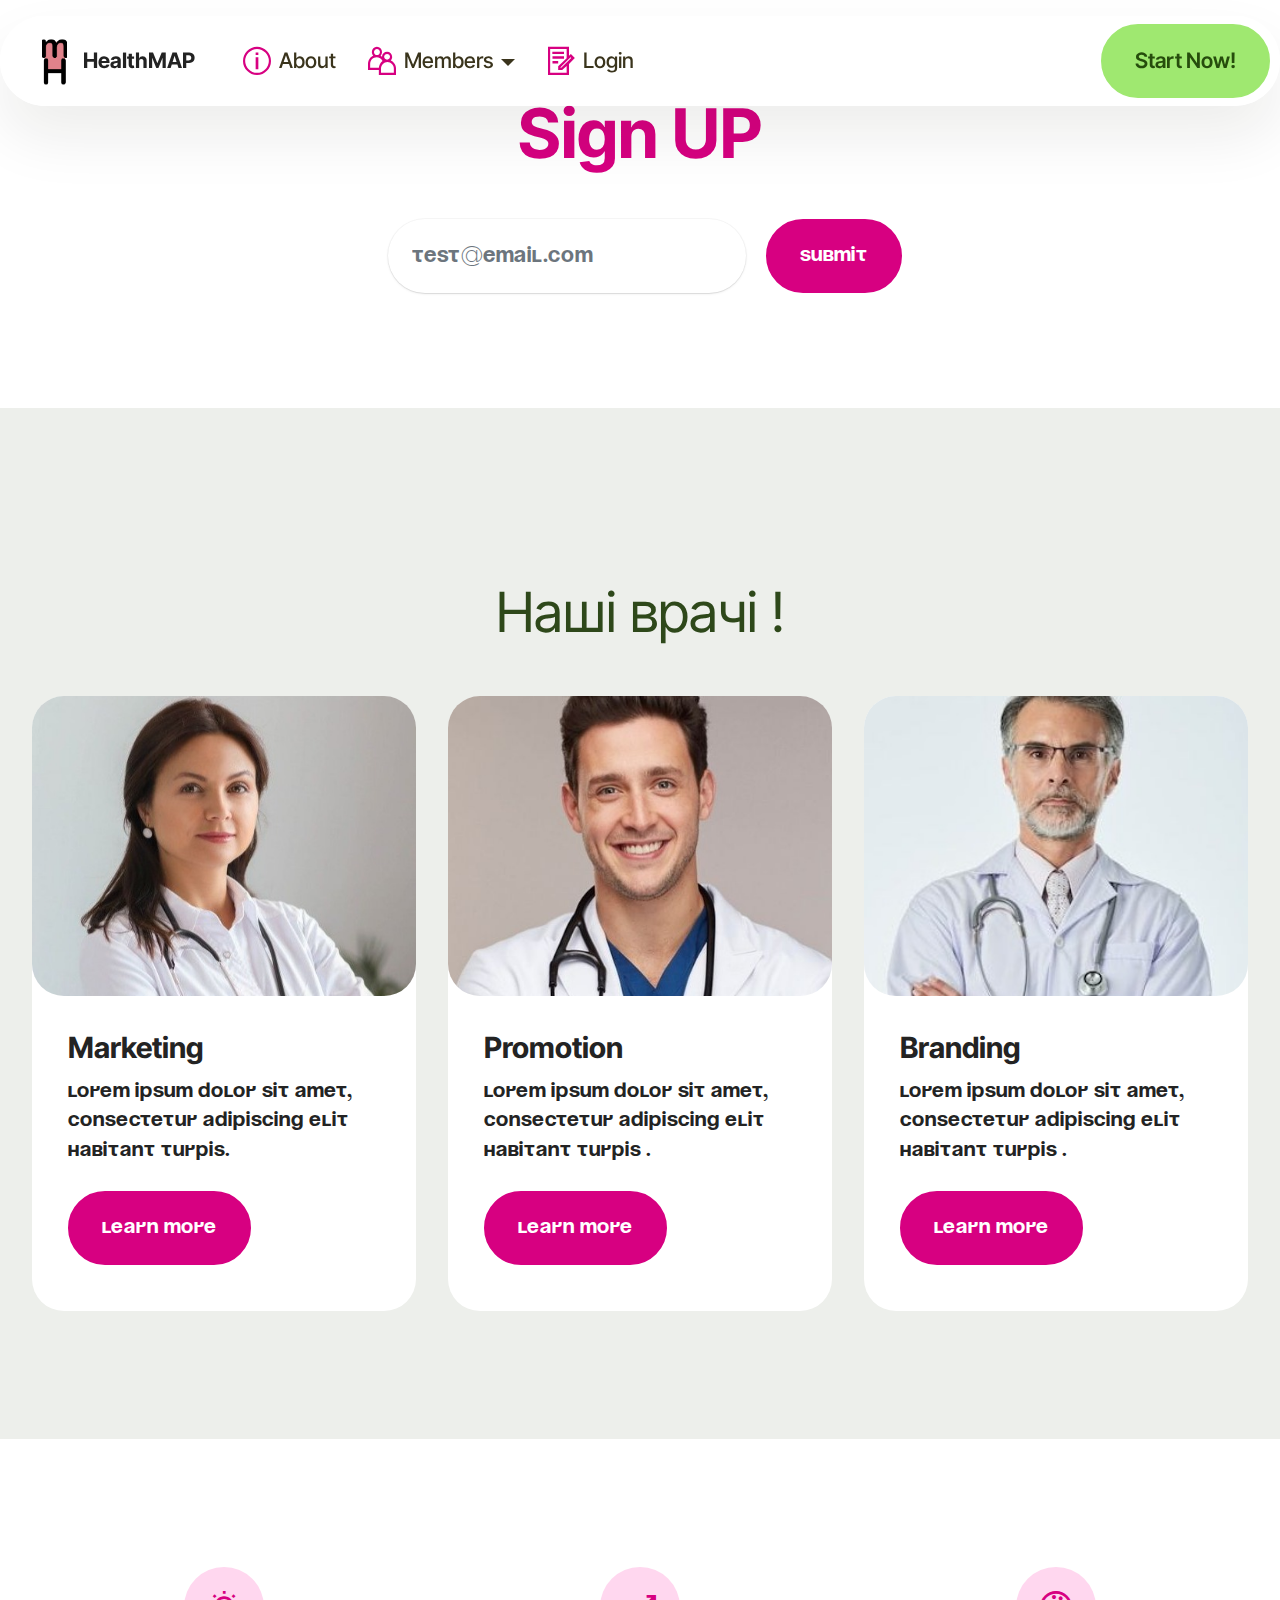
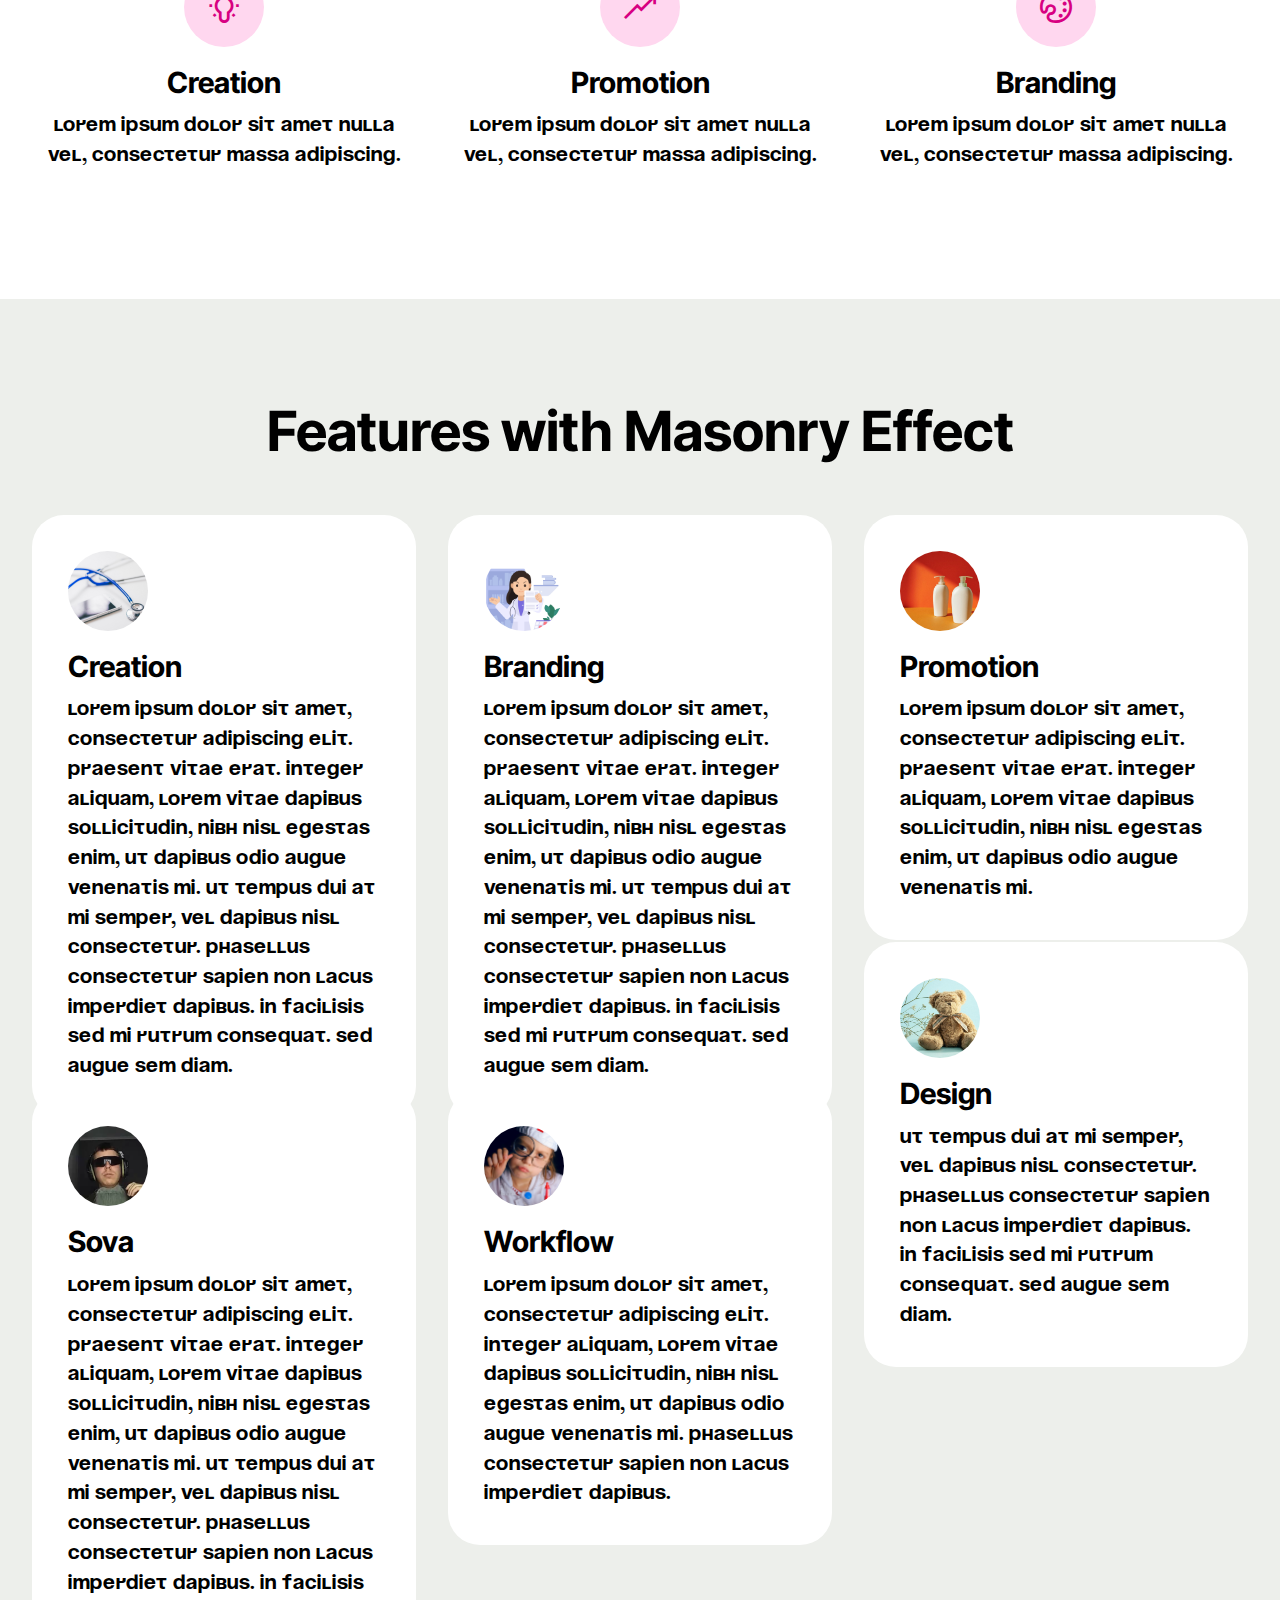
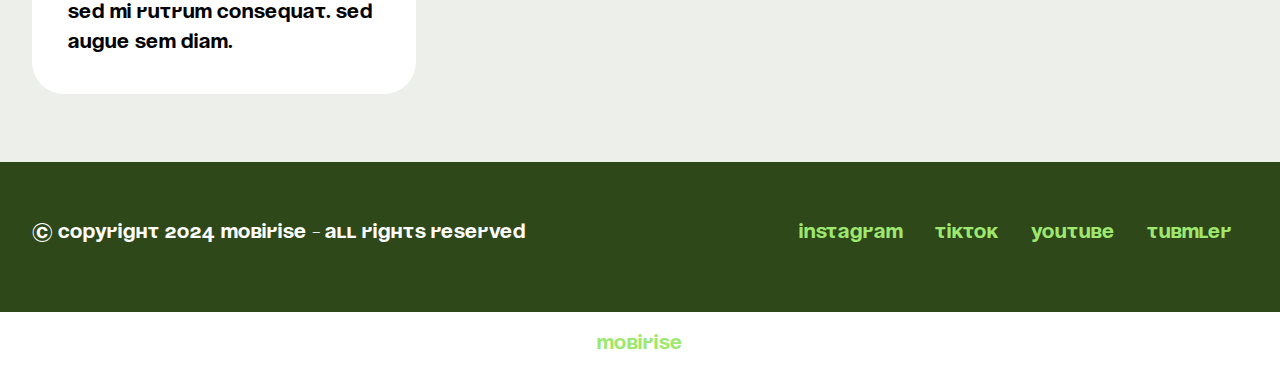
<file: index.html>
<!DOCTYPE html>
<html  >
<head>
  <!-- Site made with Mobirise Website Builder v5.9.18, https://mobirise.com -->
  <meta charset="UTF-8">
  <meta http-equiv="X-UA-Compatible" content="IE=edge">
  <meta name="generator" content="Mobirise v5.9.18, mobirise.com">
  <meta name="viewport" content="width=device-width, initial-scale=1, minimum-scale=1">
  <link rel="shortcut icon" href="assets/images/logo.png" type="image/x-icon">
  <meta name="description" content="">
  
  
  <title>Home</title>
  <link rel="stylesheet" href="assets/web/assets/mobirise-icons2/mobirise2.css">
  <link rel="stylesheet" href="assets/bootstrap/css/bootstrap.min.css">
  <link rel="stylesheet" href="assets/bootstrap/css/bootstrap-grid.min.css">
  <link rel="stylesheet" href="assets/bootstrap/css/bootstrap-reboot.min.css">
  <link rel="stylesheet" href="assets/dropdown/css/style.css">
  <link rel="stylesheet" href="assets/theme/css/style.css">
  <link href="assets/fonts/style.css" rel="stylesheet">
  <link rel="preload" href="https://fonts.googleapis.com/css2?family=Inter+Tight:wght@400;700&display=swap&display=swap" as="style" onload="this.onload=null;this.rel='stylesheet'">
  <noscript><link rel="stylesheet" href="https://fonts.googleapis.com/css2?family=Inter+Tight:wght@400;700&display=swap&display=swap"></noscript>
  <link rel="preload" as="style" href="assets/mobirise/css/mbr-additional.css?v=7LAUy7"><link rel="stylesheet" href="assets/mobirise/css/mbr-additional.css?v=7LAUy7" type="text/css">

  
  
  
</head>
<body>
  
  <section data-bs-version="5.1" class="menu menu1 cid-ut50m2coAX" once="menu" id="menu01-0">
	

	<nav class="navbar navbar-dropdown navbar-fixed-top navbar-expand-lg">
		<div class="container">
			<div class="navbar-brand">
				<span class="navbar-logo">
					<a href="https://mobiri.se">
						<img src="assets/images/logo.png" alt="Mobirise Website Builder" style="height: 3rem;">
					</a>
				</span>
				<span class="navbar-caption-wrap"><a class="navbar-caption text-black display-4" href="https://mobiri.se">HealthMAP</a></span>
			</div>
			<button class="navbar-toggler" type="button" data-toggle="collapse" data-bs-toggle="collapse" data-target="#navbarSupportedContent" data-bs-target="#navbarSupportedContent" aria-controls="navbarNavAltMarkup" aria-expanded="false" aria-label="Toggle navigation">
				<div class="hamburger">
					<span></span>
					<span></span>
					<span></span>
					<span></span>
				</div>
			</button>
			<div class="collapse navbar-collapse" id="navbarSupportedContent">
				<ul class="navbar-nav nav-dropdown" data-app-modern-menu="true"><li class="nav-item">
						<a class="nav-link link text-success display-4" href="page1.html"><span class="mobi-mbri mobi-mbri-info mbr-iconfont mbr-iconfont-btn" style="color: rgb(215, 0, 129);"></span>About</a>
					</li><li class="nav-item dropdown"><a class="nav-link link dropdown-toggle text-success display-4" href="https://mobiri.se" aria-expanded="false" data-toggle="dropdown-submenu" data-bs-toggle="dropdown" data-bs-auto-close="outside"><span class="mobi-mbri mobi-mbri-users mbr-iconfont mbr-iconfont-btn" style="color: rgb(215, 0, 129);"></span>Members</a><div class="dropdown-menu" aria-labelledby="dropdown-697"><a class="dropdown-item show text-success display-4" href="https://mobiri.se">Акушер</a><a class="dropdown-item show text-success display-4" href="https://mobiri.se">Акушер-гинеколог </a><a class="dropdown-item show text-success display-4" href="https://mobiri.se">Аллерголог</a><a class="dropdown-item show text-success display-4" href="https://mobiri.se">Андролог</a><a class="dropdown-item show text-success display-4" href="https://mobiri.se">Анестезиолог  </a><a class="dropdown-item show text-success display-4" href="https://mobiri.se">Венеролог</a><a class="show dropdown-item text-success display-4" href="https://mobiri.se">Гинеколог</a><a class="show dropdown-item text-success display-4" href="https://mobiri.se">Дерматолог</a><a class="show dropdown-item text-success display-4" href="https://mobiri.se">Диетолог</a><a class="show dropdown-item text-success display-4" href="https://mobiri.se">Логопед</a><a class="show dropdown-item text-success display-4" href="https://mobiri.se">Нарколог </a><a class="show dropdown-item text-success display-4" href="https://mobiri.se">Невропатолог</a><a class="show dropdown-item text-success display-4" href="https://mobiri.se">Онколог </a><a class="show dropdown-item text-success display-4" href="https://mobiri.se" aria-expanded="true">Ортопед </a></div></li>
					
					<li class="nav-item">
						<a class="nav-link link text-success display-4" href="page2.html"><span class="mobi-mbri mobi-mbri-contact-form mbr-iconfont mbr-iconfont-btn" style="color: rgb(215, 0, 129);"></span>Login</a>
					</li></ul>
				
				<div class="navbar-buttons mbr-section-btn"><a class="btn btn-primary display-4" href="page2.html"> Start Now!</a></div>
			</div>
		</div>
	</nav>
</section>

<section data-bs-version="5.1" class="header2 cid-ut51mcCUBa" id="header02-2">
  

  

  <div class="container">
    <div class="row content-wrapper justify-content-center">
      <div class="col-lg-8 mbr-form">
        <div class="">
          <h1 class="mbr-section-title mbr-fonts-style mb-5 display-1"><strong>Sign UP</strong></h1>
        </div>

        <div class="text-wrapper align-left" data-form-type="formoid">
          <form action="https://mobirise.eu/" method="POST" class="mbr-form form-with-styler" data-form-title="Form Name"><input type="hidden" name="email" data-form-email="true" value="nQLAHjPK+5BrpQ6BQ+hOiICyYiOWlo+QO4ctkfolV1hg8DNsIdOJOrnGUDJAoAcidaz3SlPuWY+Ymg3FrgOA+c0mnU4M6SGoGtIiamHF4IUrAi9a9iSrICvRZpZ0LOHP">
            <div class="row">
              <div hidden="hidden" data-form-alert="" class="alert alert-success col-12">Thanks for filling out the form!</div>
              <div hidden="hidden" data-form-alert-danger="" class="alert alert-danger col-12">
                Oops...! some problem!
              </div>
            </div>
            <div class="dragArea row">
              <div data-for="email" class="col-lg-6 col-md-6 col-sm-12 form-group">
                <input type="email" name="email" placeholder="test@email.com" data-form-field="email" class="form-control display-7" value="" id="email-header02-2">
              </div>
              <div class="col-auto mbr-section-btn"><button type="submit" class="w-100 w-100 w-100 w-100 w-100 w-100 btn btn-secondary display-7">Submit</button></div>
            </div>
          </form>
        </div>
      </div>
    </div>
  </div>
</section>

<section data-bs-version="5.1" class="features4 start cid-ut50KG2MSw" id="features04-1">
	
	
	<div class="container">
		<div class="row justify-content-center">
			<div class="col-12 content-head">
				<div class="mbr-section-head mb-5">
					<h4 class="mbr-section-title mbr-fonts-style align-center mb-0 display-2"><br>Наші врачі !</h4>
					
					
				</div>
			</div>
		</div>
		<div class="row">
			<div class="item features-image col-12 col-md-6 col-lg-4">
				<div class="item-wrapper">
					<div class="item-img">
						<img src="assets/images/eu-tenho-boas-notcias-para-voc-seus-resultados-parecem-timos-foto-grtis.jpeg" alt="Mobirise Website Builder">
					</div>
					<div class="item-content">
						<h5 class="item-title mbr-fonts-style display-5">
							<strong>Marketing</strong>
						</h5>
						<p class="mbr-text mbr-fonts-style display-7">
							Lorem ipsum dolor sit amet, consectetur adipiscing elit habitant turpis.
						</p>
						<div class="mbr-section-btn item-footer"><a href="" class="btn item-btn btn-secondary display-7">Learn More</a></div>
					</div>

				</div>
			</div>
			<div class="item features-image col-12 col-md-6 col-lg-4">
				<div class="item-wrapper">
					<div class="item-img">
						<img src="assets/images/0.jpeg" alt="Mobirise Website Builder">
					</div>
					<div class="item-content">
						<h5 class="item-title mbr-fonts-style display-5">
							<strong>Promotion</strong>
						</h5>
						<p class="mbr-text mbr-fonts-style display-7">
							Lorem ipsum dolor sit amet, consectetur adipiscing elit habitant turpis .
						</p>
						<div class="mbr-section-btn item-footer"><a href="" class="btn item-btn btn-secondary display-7">Learn More</a></div>
					</div>
				</div>
			</div>
			<div class="item features-image col-12 col-md-6 col-lg-4">
				<div class="item-wrapper">
					<div class="item-img">
						<img src="assets/images/1.jpeg" alt="Mobirise Website Builder">
					</div>
					<div class="item-content">
						<h5 class="item-title mbr-fonts-style display-5">
							<strong>Branding</strong>
						</h5>
						<p class="mbr-text mbr-fonts-style display-7">
							Lorem ipsum dolor sit amet, consectetur adipiscing elit habitant turpis .<br>
						</p>
						<div class="mbr-section-btn item-footer"><a href="" class="btn item-btn btn-secondary display-7">Learn More</a></div>
					</div>
				</div>
			</div>
		</div>
	</div>
</section>

<section data-bs-version="5.1" class="features10 cid-ut52bb0fe8" id="features010-3">
  

  
  
  <div class="container">
    
    <div class="row">
      <div class="item features-without-image col-12 col-md-6 col-lg-4">
        <div class="item-wrapper">
          <div class="card-box align-left">
            <div class="iconfont-wrapper mb-3">
              <span class="mbr-iconfont mobi-mbri-idea mobi-mbri"></span>
            </div>
            <h5 class="card-title mbr-fonts-style display-5">
              <strong>Creation</strong>
            </h5>
            <p class="card-text mbr-fonts-style mb-3 display-7">
              Lorem ipsum dolor sit amet nulla vel, consectetur massa
              adipiscing.
            </p>
            
          </div>
        </div>
      </div>
      <div class="item features-without-image col-12 col-md-6 col-lg-4">
        <div class="item-wrapper">
          <div class="card-box align-left">
            <div class="iconfont-wrapper mb-3">
              <span class="mbr-iconfont mobi-mbri-growing-chart mobi-mbri"></span>
            </div>
            <h5 class="card-title mbr-fonts-style display-5">
              <strong>Promotion</strong>
            </h5>
            <p class="card-text mbr-fonts-style mb-3 display-7">
              Lorem ipsum dolor sit amet nulla vel, consectetur massa
              adipiscing.
            </p>
            
          </div>
        </div>
      </div>
      <div class="item features-without-image col-12 col-md-6 col-lg-4">
        <div class="item-wrapper">
          <div class="card-box align-left">
            <div class="iconfont-wrapper mb-3">
              <span class="mbr-iconfont mobi-mbri-change-style mobi-mbri"></span>
            </div>
            <h5 class="card-title mbr-fonts-style display-5">
              <strong>Branding</strong>
            </h5>
            <p class="card-text mbr-fonts-style mb-3 display-7">
              Lorem ipsum dolor sit amet nulla vel, consectetur massa
              adipiscing.
            </p>
            
          </div>
        </div>
      </div>
    </div>
  </div>
</section>

<section data-bs-version="5.1" class="features21 cid-ut52cs6Yg9" id="features021-4">
  

  
  
  <div class="container">
    <div class="row mb-5 justify-content-center">
      <div class="col-12 mb-0 content-head">
        <h3 class="mbr-section-title mbr-fonts-style align-center mb-0 display-2">
          <strong>Features with Masonry Effect</strong>
        </h3>
        
      </div>
    </div>
    <div class="row mbr-masonry" data-masonry="{&quot;percentPosition&quot;: true }">
      <div class="item features-without-image col-12 col-md-6 col-lg-4 active">
        <div class="item-wrapper">
          <div class="card-box align-left">
            <div class="img-wrapper mb-3">
              <img src="assets/images/mbr.jpg" alt="">
            </div>
            <h5 class="card-title mbr-fonts-style display-5">
              <strong>Creation</strong>
            </h5>
            <p class="card-text mbr-fonts-style display-7">
              Lorem ipsum dolor sit amet, consectetur adipiscing elit. Praesent
              vitae erat. Integer aliquam, lorem vitae dapibus sollicitudin,
              nibh nisl egestas enim, ut dapibus odio augue venenatis mi. Ut
              tempus dui at mi semper, vel dapibus nisl consectetur. Phasellus
              consectetur sapien non lacus imperdiet dapibus. In facilisis sed
              mi rutrum consequat. Sed augue sem diam.
            </p>
          </div>
        </div>
      </div>
      
      <div class="item features-without-image col-12 col-md-6 col-lg-4">
        <div class="item-wrapper">
          <div class="card-box align-left">
            <div class="img-wrapper mb-3">
              <img src="assets/images/mbr.png" data-slide-to="1" data-bs-slide-to="1" alt="">
            </div>
            <h5 class="card-title mbr-fonts-style display-5">
              <strong>Branding</strong>
            </h5>
            <p class="card-text mbr-fonts-style display-7">
              Lorem ipsum dolor sit amet, consectetur adipiscing elit. Praesent
              vitae erat. Integer aliquam, lorem vitae dapibus sollicitudin,
              nibh nisl egestas enim, ut dapibus odio augue venenatis mi. Ut
              tempus dui at mi semper, vel dapibus nisl consectetur. Phasellus
              consectetur sapien non lacus imperdiet dapibus. In facilisis sed
              mi rutrum consequat. Sed augue sem diam.
            </p>
          </div>
        </div>
      </div><div class="item features-without-image col-12 col-md-6 col-lg-4">
        <div class="item-wrapper">
          <div class="card-box align-left">
            <div class="img-wrapper mb-3">
              <img src="assets/images/shop2.jpg" data-slide-to="2" data-bs-slide-to="2">
            </div>
            <h5 class="card-title mbr-fonts-style display-5">
              <strong>Promotion</strong>
            </h5>
            <p class="card-text mbr-fonts-style display-7">
              Lorem ipsum dolor sit amet, consectetur adipiscing elit. Praesent
              vitae erat. Integer aliquam, lorem vitae dapibus sollicitudin,
              nibh nisl egestas enim, ut dapibus odio augue venenatis mi.
            </p>
          </div>
        </div>
      </div>
      <div class="item features-without-image col-12 col-md-6 col-lg-4">
        <div class="item-wrapper">
          <div class="card-box align-left">
            <div class="img-wrapper mb-3">
              <img src="assets/images/shop3.jpg">
            </div>
            <h5 class="card-title mbr-fonts-style display-5">
              <strong>Design</strong>
            </h5>
            <p class="card-text mbr-fonts-style display-7">
              Ut tempus dui at mi semper, vel dapibus nisl consectetur.
              Phasellus consectetur sapien non lacus imperdiet dapibus. In
              facilisis sed mi rutrum consequat. Sed augue sem diam.
            </p>
          </div>
        </div>
      </div>
      <div class="item features-without-image col-12 col-md-6 col-lg-4">
        <div class="item-wrapper">
          <div class="card-box align-left">
            <div class="img-wrapper mb-3">
              <img src="assets/images/image.png" alt="">
            </div>
            <h5 class="card-title mbr-fonts-style display-5">
              <strong>Sova</strong></h5>
            <p class="card-text mbr-fonts-style display-7">
              Lorem ipsum dolor sit amet, consectetur adipiscing elit. Praesent
              vitae erat. Integer aliquam, lorem vitae dapibus sollicitudin,
              nibh nisl egestas enim, ut dapibus odio augue venenatis mi. Ut
              tempus dui at mi semper, vel dapibus nisl consectetur. Phasellus
              consectetur sapien non lacus imperdiet dapibus. In facilisis sed
              mi rutrum consequat. Sed augue sem diam.
            </p>
          </div>
        </div>
      </div>
      <div class="item features-without-image col-12 col-md-6 col-lg-4">
        <div class="item-wrapper">
          <div class="card-box align-left">
            <div class="img-wrapper mb-3">
              <img src="assets/images/mbr-1.jpg" alt="">
            </div>
            <h5 class="card-title mbr-fonts-style display-5">
              <strong>Workflow</strong>
            </h5>
            <p class="card-text mbr-fonts-style display-7">
              Lorem ipsum dolor sit amet, consectetur adipiscing elit. Integer
              aliquam, lorem vitae dapibus sollicitudin, nibh nisl egestas enim,
              ut dapibus odio augue venenatis mi. Phasellus consectetur sapien
              non lacus imperdiet dapibus.
            </p>
          </div>
        </div>
      </div>
    </div>
  </div>
</section>

<section data-bs-version="5.1" class="footer2 cid-ut52hDluUp" once="footers" id="footer02-5">
    

    
    

    <div class="container">
        <div class="row">
            <div class="col-12 col-lg-6 center mt-2 mb-3">
                <p class="mbr-fonts-style copyright mb-0 display-7">
                    © Copyright 2024 Mobirise - All Rights Reserved
                </p>
            </div>
            <div class="col-12 col-lg-6 center">
                <div class="row-links mt-2 mb-3">
                    <ul class="row-links-soc">
                        
                        
                        
                        
                    <li class="row-links-soc-item mbr-fonts-style display-7">
                            <a href="#" class="text-primary">Instagram</a>
                        </li><li class="row-links-soc-item mbr-fonts-style display-7">
                            <a href="#" class="text-primary">TikTok</a>
                        </li><li class="row-links-soc-item mbr-fonts-style display-7">
                            <a href="#" class="text-primary">YouTube</a>
                        </li><li class="row-links-soc-item mbr-fonts-style display-7"><strong><a href="https://healthmap.tumblr.com/" class="text-primary">tubmler</a></strong><strong><br></strong></li></ul>
                </div>
            </div>
        </div>
    </div>
</section><section class="display-7" style="padding: 0;align-items: center;justify-content: center;flex-wrap: wrap;    align-content: center;display: flex;position: relative;height: 4rem;"><a href="https://mobiri.se/3552825" style="flex: 1 1;height: 4rem;position: absolute;width: 100%;z-index: 1;"><img alt="" style="height: 4rem;" src="[data-uri]"></a><p style="margin: 0;text-align: center;" class="display-7">&#8204;</p><a style="z-index:1" href="https://mobirise.com">Mobirise </a></section><script src="assets/bootstrap/js/bootstrap.bundle.min.js"></script>  <script src="assets/smoothscroll/smooth-scroll.js"></script>  <script src="assets/ytplayer/index.js"></script>  <script src="assets/dropdown/js/navbar-dropdown.js"></script>  <script src="assets/masonry/masonry.pkgd.min.js"></script>  <script src="assets/imagesloaded/imagesloaded.pkgd.min.js"></script>  <script src="assets/theme/js/script.js"></script>  <script src="assets/formoid/formoid.min.js"></script>  
  
  
</body>
</html>
</file>
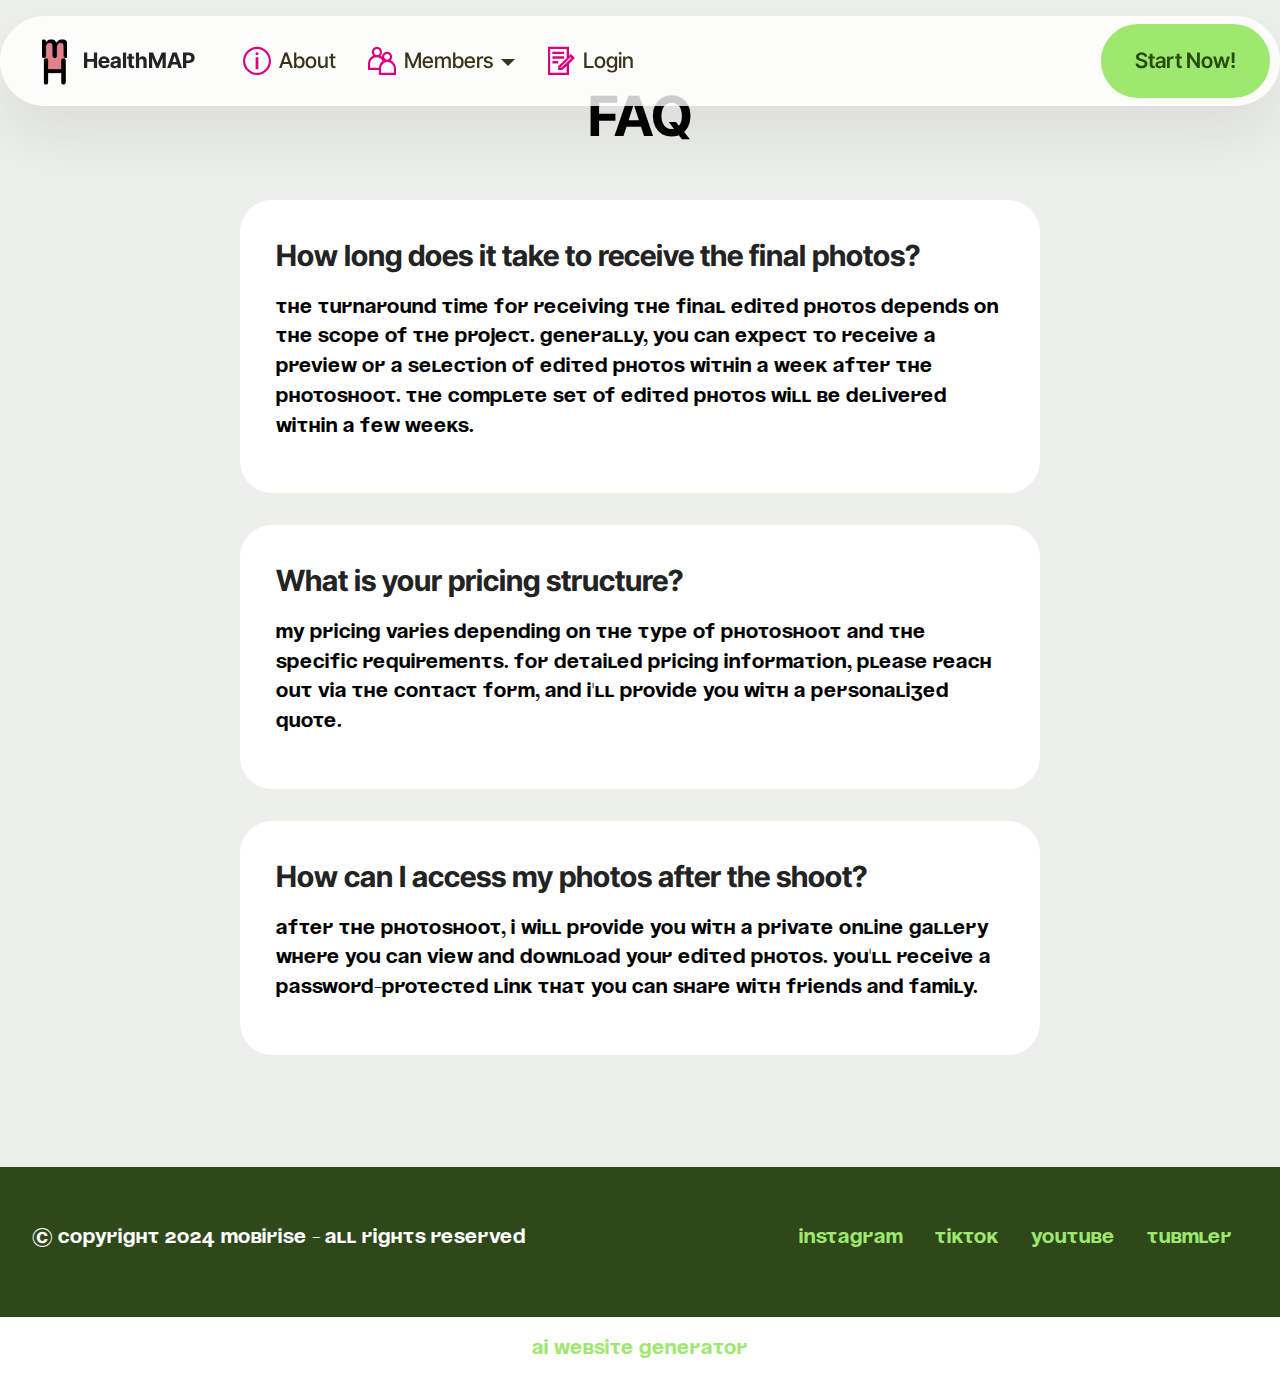
<file: page1.html>
<!DOCTYPE html>
<html  >
<head>
  <!-- Site made with Mobirise Website Builder v5.9.18, https://mobirise.com -->
  <meta charset="UTF-8">
  <meta http-equiv="X-UA-Compatible" content="IE=edge">
  <meta name="generator" content="Mobirise v5.9.18, mobirise.com">
  <meta name="viewport" content="width=device-width, initial-scale=1, minimum-scale=1">
  <link rel="shortcut icon" href="assets/images/logo.png" type="image/x-icon">
  <meta name="description" content="">
  
  
  <title>About</title>
  <link rel="stylesheet" href="assets/web/assets/mobirise-icons2/mobirise2.css">
  <link rel="stylesheet" href="assets/bootstrap/css/bootstrap.min.css">
  <link rel="stylesheet" href="assets/bootstrap/css/bootstrap-grid.min.css">
  <link rel="stylesheet" href="assets/bootstrap/css/bootstrap-reboot.min.css">
  <link rel="stylesheet" href="assets/dropdown/css/style.css">
  <link rel="stylesheet" href="assets/theme/css/style.css">
  <link href="assets/fonts/style.css" rel="stylesheet">
  <link rel="preload" href="https://fonts.googleapis.com/css2?family=Inter+Tight:wght@400;700&display=swap&display=swap" as="style" onload="this.onload=null;this.rel='stylesheet'">
  <noscript><link rel="stylesheet" href="https://fonts.googleapis.com/css2?family=Inter+Tight:wght@400;700&display=swap&display=swap"></noscript>
  <link rel="preload" as="style" href="assets/mobirise/css/mbr-additional.css?v=CX4iXV"><link rel="stylesheet" href="assets/mobirise/css/mbr-additional.css?v=CX4iXV" type="text/css">

  
  
  
</head>
<body>
  
  <section data-bs-version="5.1" class="menu menu1 cid-ut50m2coAX" once="menu" id="menu01-6">
	

	<nav class="navbar navbar-dropdown navbar-fixed-top navbar-expand-lg">
		<div class="container">
			<div class="navbar-brand">
				<span class="navbar-logo">
					<a href="https://mobiri.se">
						<img src="assets/images/logo.png" alt="Mobirise Website Builder" style="height: 3rem;">
					</a>
				</span>
				<span class="navbar-caption-wrap"><a class="navbar-caption text-black display-4" href="https://mobiri.se">HealthMAP</a></span>
			</div>
			<button class="navbar-toggler" type="button" data-toggle="collapse" data-bs-toggle="collapse" data-target="#navbarSupportedContent" data-bs-target="#navbarSupportedContent" aria-controls="navbarNavAltMarkup" aria-expanded="false" aria-label="Toggle navigation">
				<div class="hamburger">
					<span></span>
					<span></span>
					<span></span>
					<span></span>
				</div>
			</button>
			<div class="collapse navbar-collapse" id="navbarSupportedContent">
				<ul class="navbar-nav nav-dropdown" data-app-modern-menu="true"><li class="nav-item">
						<a class="nav-link link text-success display-4" href="page1.html"><span class="mobi-mbri mobi-mbri-info mbr-iconfont mbr-iconfont-btn" style="color: rgb(215, 0, 129);"></span>About</a>
					</li><li class="nav-item dropdown"><a class="nav-link link dropdown-toggle text-success display-4" href="https://mobiri.se" aria-expanded="false" data-toggle="dropdown-submenu" data-bs-toggle="dropdown" data-bs-auto-close="outside"><span class="mobi-mbri mobi-mbri-users mbr-iconfont mbr-iconfont-btn" style="color: rgb(215, 0, 129);"></span>Members</a><div class="dropdown-menu" aria-labelledby="dropdown-697"><a class="dropdown-item show text-success display-4" href="https://mobiri.se">Акушер</a><a class="dropdown-item show text-success display-4" href="https://mobiri.se">Акушер-гинеколог </a><a class="dropdown-item show text-success display-4" href="https://mobiri.se">Аллерголог</a><a class="dropdown-item show text-success display-4" href="https://mobiri.se">Андролог</a><a class="dropdown-item show text-success display-4" href="https://mobiri.se">Анестезиолог  </a><a class="dropdown-item show text-success display-4" href="https://mobiri.se">Венеролог</a><a class="show dropdown-item text-success display-4" href="https://mobiri.se">Гинеколог</a><a class="show dropdown-item text-success display-4" href="https://mobiri.se">Дерматолог</a><a class="show dropdown-item text-success display-4" href="https://mobiri.se">Диетолог</a><a class="show dropdown-item text-success display-4" href="https://mobiri.se">Логопед</a><a class="show dropdown-item text-success display-4" href="https://mobiri.se">Нарколог </a><a class="show dropdown-item text-success display-4" href="https://mobiri.se">Невропатолог</a><a class="show dropdown-item text-success display-4" href="https://mobiri.se">Онколог </a><a class="show dropdown-item text-success display-4" href="https://mobiri.se" aria-expanded="true">Ортопед </a></div></li>
					
					<li class="nav-item">
						<a class="nav-link link text-success display-4" href="page2.html"><span class="mobi-mbri mobi-mbri-contact-form mbr-iconfont mbr-iconfont-btn" style="color: rgb(215, 0, 129);"></span>Login</a>
					</li></ul>
				
				<div class="navbar-buttons mbr-section-btn"><a class="btn btn-primary display-4" href="page2.html"> Start Now!</a></div>
			</div>
		</div>
	</nav>
</section>

<section data-bs-version="5.1" class="list05 cid-ut55TrncKP" id="list05-b">
    
    <div class="container">
        <div class="col-12 mb-5 content-head">
            <h3 class="mbr-section-title mbr-fonts-style align-center mb-0 display-2">
                <strong>FAQ</strong>
            </h3>
            
        </div>
        <div class="row justify-content-center ">
            <div class="col-12 col-lg-8">
                <div class="item features-without-image col-12 active">
                    <div class="item-wrapper">
                        <h5 class="mbr-card-title mbr-fonts-style mt-0 mb-3 display-5">
                            <strong>How long does it take to receive the final photos?</strong></h5>
                        <p class="mbr-text mbr-fonts-style mt-0 mb-3 display-7">
                            The turnaround time for receiving the final edited photos depends on the scope of the
                            project. Generally, you can expect to receive a preview or a selection of edited photos
                            within a week after the photoshoot. The complete set of edited photos will be delivered
                            within a few weeks.
                        </p>
                    </div>
                </div>
                <div class="item features-without-image col-12">
                    <div class="item-wrapper">
                        <h5 class="mbr-card-title mbr-fonts-style mt-0 mb-3 display-5">
                            <strong>What is your pricing structure?</strong></h5>
                        <p class="mbr-text mbr-fonts-style mt-0 mb-3 display-7">
                            My pricing varies depending on the type of photoshoot and the specific requirements. For
                            detailed pricing information, please reach out via the contact form, and I'll provide you
                            with a personalized quote.
                        </p>
                    </div>
                </div>
                <div class="item features-without-image col-12">
                    <div class="item-wrapper">
                        <h5 class="mbr-card-title mbr-fonts-style mt-0 mb-3 display-5">
                            <strong>How can I access my photos after the shoot?</strong></h5>
                        <p class="mbr-text mbr-fonts-style mt-0 mb-3 display-7">
                            After the photoshoot, I will provide you with a private online gallery where you can view
                            and download your edited photos. You'll receive a password-protected link that you can share
                            with friends and family.
                        </p>
                    </div>
                </div>
            </div>
        </div>
    </div>
</section>

<section data-bs-version="5.1" class="footer2 cid-ut52hDluUp" once="footers" id="footer02-7">
    

    
    

    <div class="container">
        <div class="row">
            <div class="col-12 col-lg-6 center mt-2 mb-3">
                <p class="mbr-fonts-style copyright mb-0 display-7">
                    © Copyright 2024 Mobirise - All Rights Reserved
                </p>
            </div>
            <div class="col-12 col-lg-6 center">
                <div class="row-links mt-2 mb-3">
                    <ul class="row-links-soc">
                        
                        
                        
                        
                    <li class="row-links-soc-item mbr-fonts-style display-7">
                            <a href="#" class="text-primary">Instagram</a>
                        </li><li class="row-links-soc-item mbr-fonts-style display-7">
                            <a href="#" class="text-primary">TikTok</a>
                        </li><li class="row-links-soc-item mbr-fonts-style display-7">
                            <a href="#" class="text-primary">YouTube</a>
                        </li><li class="row-links-soc-item mbr-fonts-style display-7"><strong><a href="https://healthmap.tumblr.com/" class="text-primary">tubmler</a></strong><strong><br></strong></li></ul>
                </div>
            </div>
        </div>
    </div>
</section><section class="display-7" style="padding: 0;align-items: center;justify-content: center;flex-wrap: wrap;    align-content: center;display: flex;position: relative;height: 4rem;"><a href="https://mobiri.se/3552825" style="flex: 1 1;height: 4rem;position: absolute;width: 100%;z-index: 1;"><img alt="" style="height: 4rem;" src="[data-uri]"></a><p style="margin: 0;text-align: center;" class="display-7">&#8204;</p><a style="z-index:1" href="https://mobirise.com/builder/ai-website-generator.html">AI Website Generator</a></section><script src="assets/bootstrap/js/bootstrap.bundle.min.js"></script>  <script src="assets/smoothscroll/smooth-scroll.js"></script>  <script src="assets/ytplayer/index.js"></script>  <script src="assets/dropdown/js/navbar-dropdown.js"></script>  <script src="assets/theme/js/script.js"></script>  
  
  
</body>
</html>
</file>
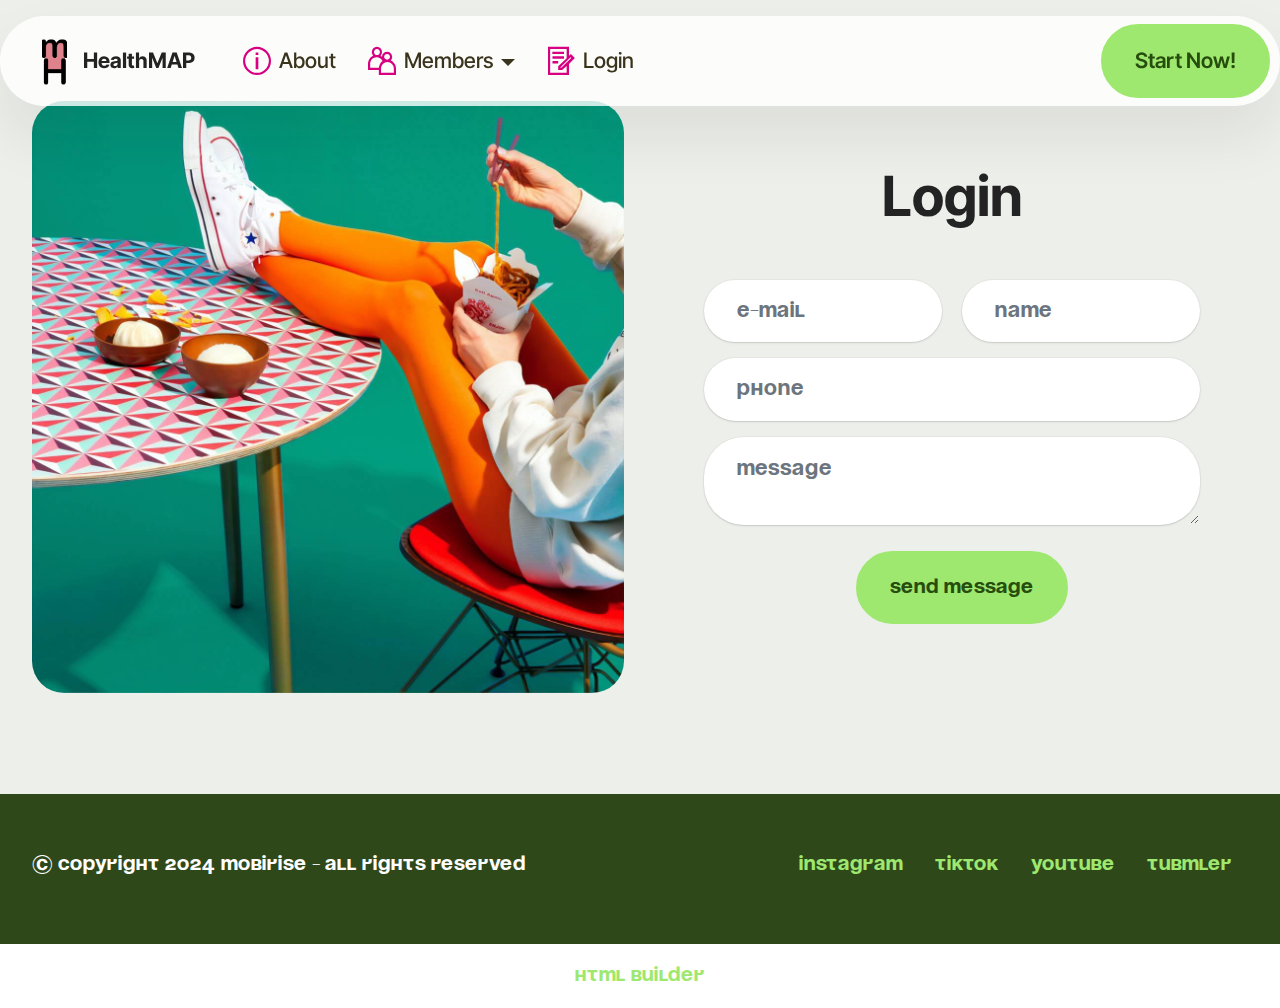
<file: page2.html>
<!DOCTYPE html>
<html  >
<head>
  <!-- Site made with Mobirise Website Builder v5.9.18, https://mobirise.com -->
  <meta charset="UTF-8">
  <meta http-equiv="X-UA-Compatible" content="IE=edge">
  <meta name="generator" content="Mobirise v5.9.18, mobirise.com">
  <meta name="viewport" content="width=device-width, initial-scale=1, minimum-scale=1">
  <link rel="shortcut icon" href="assets/images/logo.png" type="image/x-icon">
  <meta name="description" content="">
  
  
  <title>Login</title>
  <link rel="stylesheet" href="assets/web/assets/mobirise-icons2/mobirise2.css">
  <link rel="stylesheet" href="assets/bootstrap/css/bootstrap.min.css">
  <link rel="stylesheet" href="assets/bootstrap/css/bootstrap-grid.min.css">
  <link rel="stylesheet" href="assets/bootstrap/css/bootstrap-reboot.min.css">
  <link rel="stylesheet" href="assets/dropdown/css/style.css">
  <link rel="stylesheet" href="assets/theme/css/style.css">
  <link href="assets/fonts/style.css" rel="stylesheet">
  <link rel="preload" href="https://fonts.googleapis.com/css2?family=Inter+Tight:wght@400;700&display=swap&display=swap" as="style" onload="this.onload=null;this.rel='stylesheet'">
  <noscript><link rel="stylesheet" href="https://fonts.googleapis.com/css2?family=Inter+Tight:wght@400;700&display=swap&display=swap"></noscript>
  <link rel="preload" as="style" href="assets/mobirise/css/mbr-additional.css?v=QRY8q3"><link rel="stylesheet" href="assets/mobirise/css/mbr-additional.css?v=QRY8q3" type="text/css">

  
  
  
</head>
<body>
  
  <section data-bs-version="5.1" class="menu menu1 cid-ut50m2coAX" once="menu" id="menu01-8">
	

	<nav class="navbar navbar-dropdown navbar-fixed-top navbar-expand-lg">
		<div class="container">
			<div class="navbar-brand">
				<span class="navbar-logo">
					<a href="https://mobiri.se">
						<img src="assets/images/logo.png" alt="Mobirise Website Builder" style="height: 3rem;">
					</a>
				</span>
				<span class="navbar-caption-wrap"><a class="navbar-caption text-black display-4" href="https://mobiri.se">HealthMAP</a></span>
			</div>
			<button class="navbar-toggler" type="button" data-toggle="collapse" data-bs-toggle="collapse" data-target="#navbarSupportedContent" data-bs-target="#navbarSupportedContent" aria-controls="navbarNavAltMarkup" aria-expanded="false" aria-label="Toggle navigation">
				<div class="hamburger">
					<span></span>
					<span></span>
					<span></span>
					<span></span>
				</div>
			</button>
			<div class="collapse navbar-collapse" id="navbarSupportedContent">
				<ul class="navbar-nav nav-dropdown" data-app-modern-menu="true"><li class="nav-item">
						<a class="nav-link link text-success display-4" href="page1.html"><span class="mobi-mbri mobi-mbri-info mbr-iconfont mbr-iconfont-btn" style="color: rgb(215, 0, 129);"></span>About</a>
					</li><li class="nav-item dropdown"><a class="nav-link link dropdown-toggle text-success display-4" href="https://mobiri.se" aria-expanded="false" data-toggle="dropdown-submenu" data-bs-toggle="dropdown" data-bs-auto-close="outside"><span class="mobi-mbri mobi-mbri-users mbr-iconfont mbr-iconfont-btn" style="color: rgb(215, 0, 129);"></span>Members</a><div class="dropdown-menu" aria-labelledby="dropdown-697"><a class="dropdown-item show text-success display-4" href="https://mobiri.se">Акушер</a><a class="dropdown-item show text-success display-4" href="https://mobiri.se">Акушер-гинеколог </a><a class="dropdown-item show text-success display-4" href="https://mobiri.se">Аллерголог</a><a class="dropdown-item show text-success display-4" href="https://mobiri.se">Андролог</a><a class="dropdown-item show text-success display-4" href="https://mobiri.se">Анестезиолог  </a><a class="dropdown-item show text-success display-4" href="https://mobiri.se">Венеролог</a><a class="show dropdown-item text-success display-4" href="https://mobiri.se">Гинеколог</a><a class="show dropdown-item text-success display-4" href="https://mobiri.se">Дерматолог</a><a class="show dropdown-item text-success display-4" href="https://mobiri.se">Диетолог</a><a class="show dropdown-item text-success display-4" href="https://mobiri.se">Логопед</a><a class="show dropdown-item text-success display-4" href="https://mobiri.se">Нарколог </a><a class="show dropdown-item text-success display-4" href="https://mobiri.se">Невропатолог</a><a class="show dropdown-item text-success display-4" href="https://mobiri.se">Онколог </a><a class="show dropdown-item text-success display-4" href="https://mobiri.se" aria-expanded="true">Ортопед </a></div></li>
					
					<li class="nav-item">
						<a class="nav-link link text-success display-4" href="page2.html"><span class="mobi-mbri mobi-mbri-contact-form mbr-iconfont mbr-iconfont-btn" style="color: rgb(215, 0, 129);"></span>Login</a>
					</li></ul>
				
				<div class="navbar-buttons mbr-section-btn"><a class="btn btn-primary display-4" href="page2.html"> Start Now!</a></div>
			</div>
		</div>
	</nav>
</section>

<section data-bs-version="5.1" class="form03 cid-ut55gSmGdO" id="form03-a">
    

    

    <div class="container">
        <div class="row justify-content-center">
            <div class="col-12 col-lg item-wrapper">
                <div class="mbr-section-head mb-5">
                    <h3 class="mbr-section-title mbr-fonts-style align-center mb-0 display-2">
                        <strong>Login</strong></h3>
                    
                </div>
                <div class="col-lg-12 mx-auto mbr-form" data-form-type="formoid">
                    <form action="https://mobirise.eu/" method="POST" class="mbr-form form-with-styler" data-form-title="Form Name"><input type="hidden" name="email" data-form-email="true" value="vSyqchPXnH0x8Z3+uIdFyiXYvHfZTb+ateXCb0OxiE2B8JdZbCR0aeBqyCwdfUjoQkEvMaROF1yoQ4lFpL5Zb0ikokaZNItRSNoPRYnjkA7o3sDigirAp1/N+6ttoWhP">
                        <div class="row">
                            <div hidden="hidden" data-form-alert="" class="alert alert-success col-12">Thanks for filling out the form!</div>
                            <div hidden="hidden" data-form-alert-danger="" class="alert alert-danger col-12">
                                Oops...! some problem!
                            </div>
                        </div>
                        <div class="dragArea row">
                            <div class="col-md col-sm-12 form-group mb-3 mb-3" data-for="name">
                                <input type="text" name="name" placeholder="Name" data-form-field="name" class="form-control" value="" id="name-form03-a">
                            </div>
                            <div class="col-md col-sm-12 form-group mb-3 mb-3" data-for="email">
                                <input type="email" name="email" placeholder="E-mail" data-form-field="email" class="form-control" value="" id="email-form03-a">
                            </div>
                            <div class="col-12 form-group mb-3 mb-3" data-for="phone">
                                <input type="tel" name="phone" placeholder="Phone" data-form-field="phone" class="form-control" value="" id="phone-form03-a">
                            </div>
                            <div class="col-12 form-group mb-3 mb-3" data-for="textarea">
                                <textarea name="textarea" placeholder="Message" data-form-field="textarea" class="form-control" id="textarea-form03-a"></textarea>
                            </div>
                            <div class="col-lg-12 col-md-12 col-sm-12 align-center mbr-section-btn"><button type="submit" class="btn btn-primary display-7">
                                    Send message
                                </button></div>
                        </div>
                    </form>
                </div>


            </div>
            <div class="col-12 col-lg-6">
                <div class="image-wrapper">
                    <img class="w-100" src="assets/images/gallery04.jpg" alt="Mobirise Website Builder">
                </div>
            </div>

        </div>
    </div>
</section>

<section data-bs-version="5.1" class="footer2 cid-ut52hDluUp" once="footers" id="footer02-9">
    

    
    

    <div class="container">
        <div class="row">
            <div class="col-12 col-lg-6 center mt-2 mb-3">
                <p class="mbr-fonts-style copyright mb-0 display-7">
                    © Copyright 2024 Mobirise - All Rights Reserved
                </p>
            </div>
            <div class="col-12 col-lg-6 center">
                <div class="row-links mt-2 mb-3">
                    <ul class="row-links-soc">
                        
                        
                        
                        
                    <li class="row-links-soc-item mbr-fonts-style display-7">
                            <a href="#" class="text-primary">Instagram</a>
                        </li><li class="row-links-soc-item mbr-fonts-style display-7">
                            <a href="#" class="text-primary">TikTok</a>
                        </li><li class="row-links-soc-item mbr-fonts-style display-7">
                            <a href="#" class="text-primary">YouTube</a>
                        </li><li class="row-links-soc-item mbr-fonts-style display-7"><strong><a href="https://healthmap.tumblr.com/" class="text-primary">tubmler</a></strong><strong><br></strong></li></ul>
                </div>
            </div>
        </div>
    </div>
</section><section class="display-7" style="padding: 0;align-items: center;justify-content: center;flex-wrap: wrap;    align-content: center;display: flex;position: relative;height: 4rem;"><a href="https://mobiri.se/3552825" style="flex: 1 1;height: 4rem;position: absolute;width: 100%;z-index: 1;"><img alt="" style="height: 4rem;" src="[data-uri]"></a><p style="margin: 0;text-align: center;" class="display-7">&#8204;</p><a style="z-index:1" href="https://mobirise.com/html-builder.html">HTML Builder</a></section><script src="assets/bootstrap/js/bootstrap.bundle.min.js"></script>  <script src="assets/smoothscroll/smooth-scroll.js"></script>  <script src="assets/ytplayer/index.js"></script>  <script src="assets/dropdown/js/navbar-dropdown.js"></script>  <script src="assets/theme/js/script.js"></script>  <script src="assets/formoid/formoid.min.js"></script>  
  
  
</body>
</html>
</file>
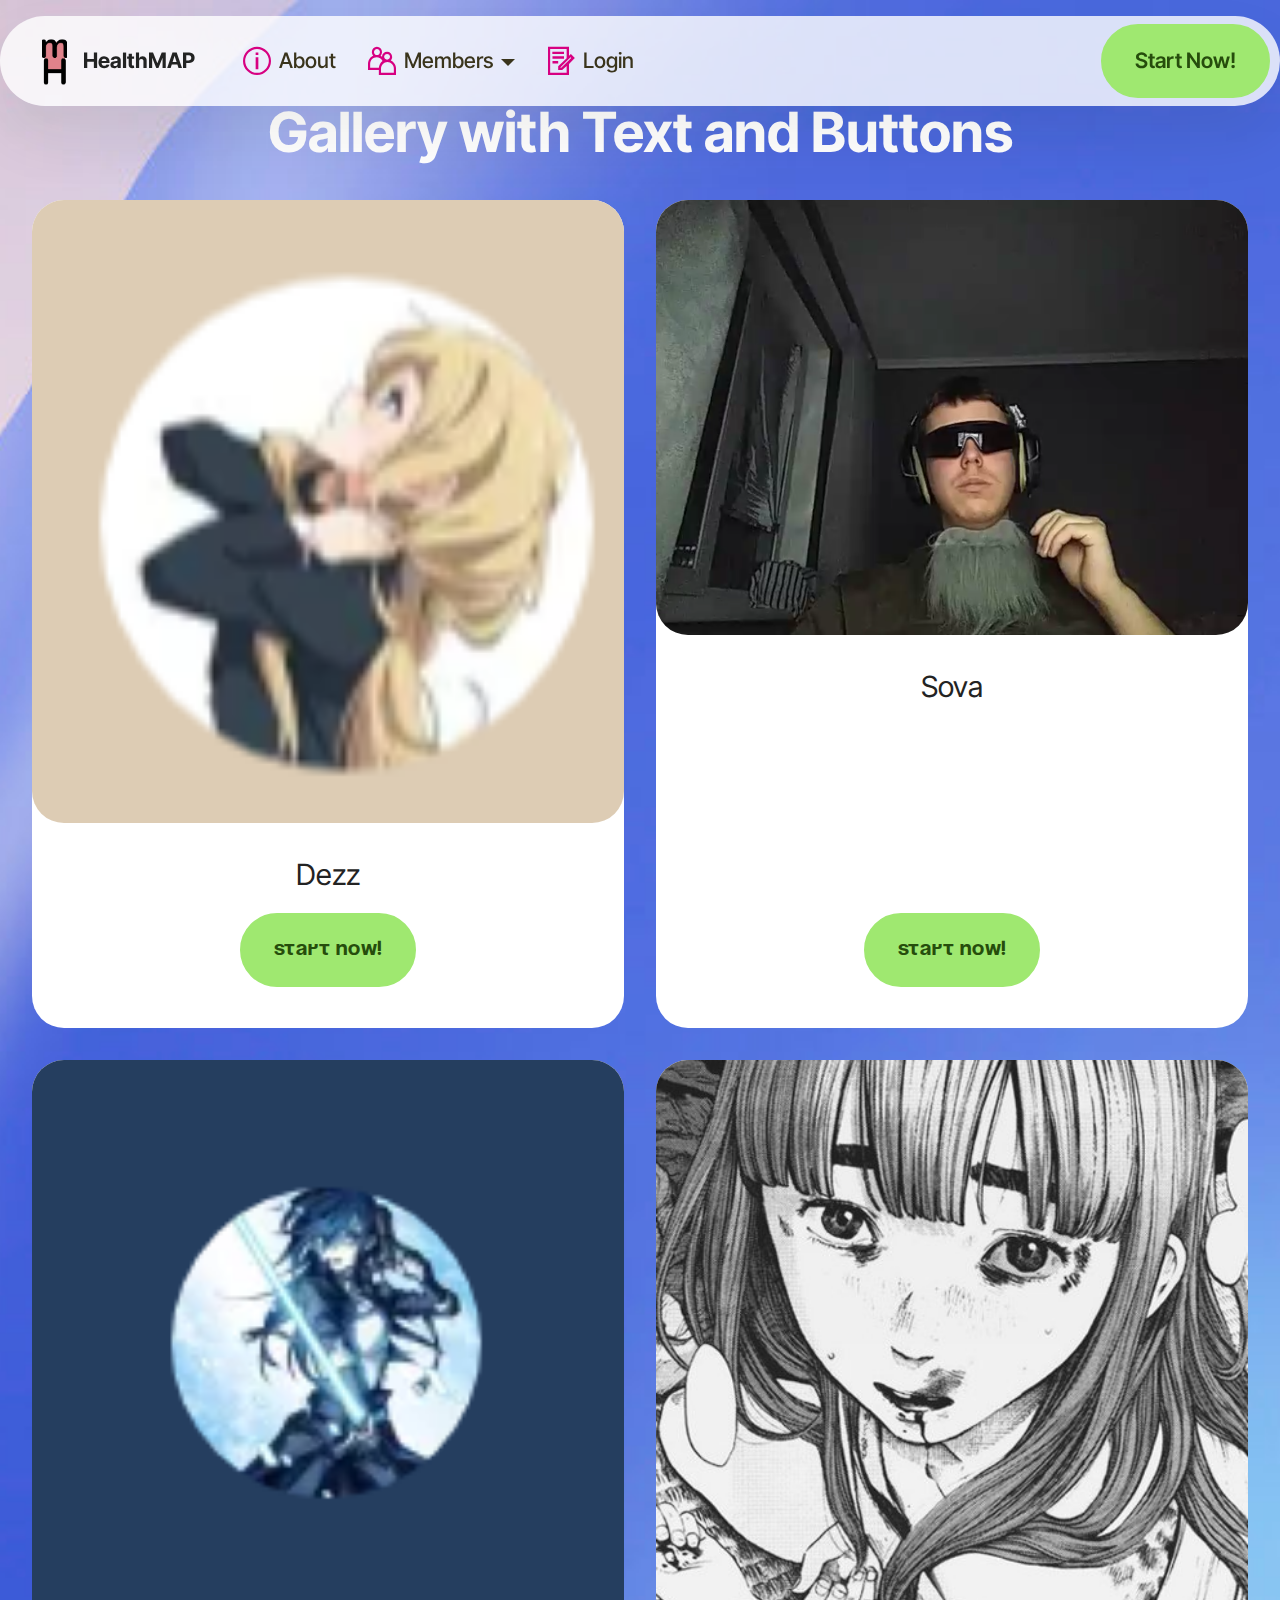
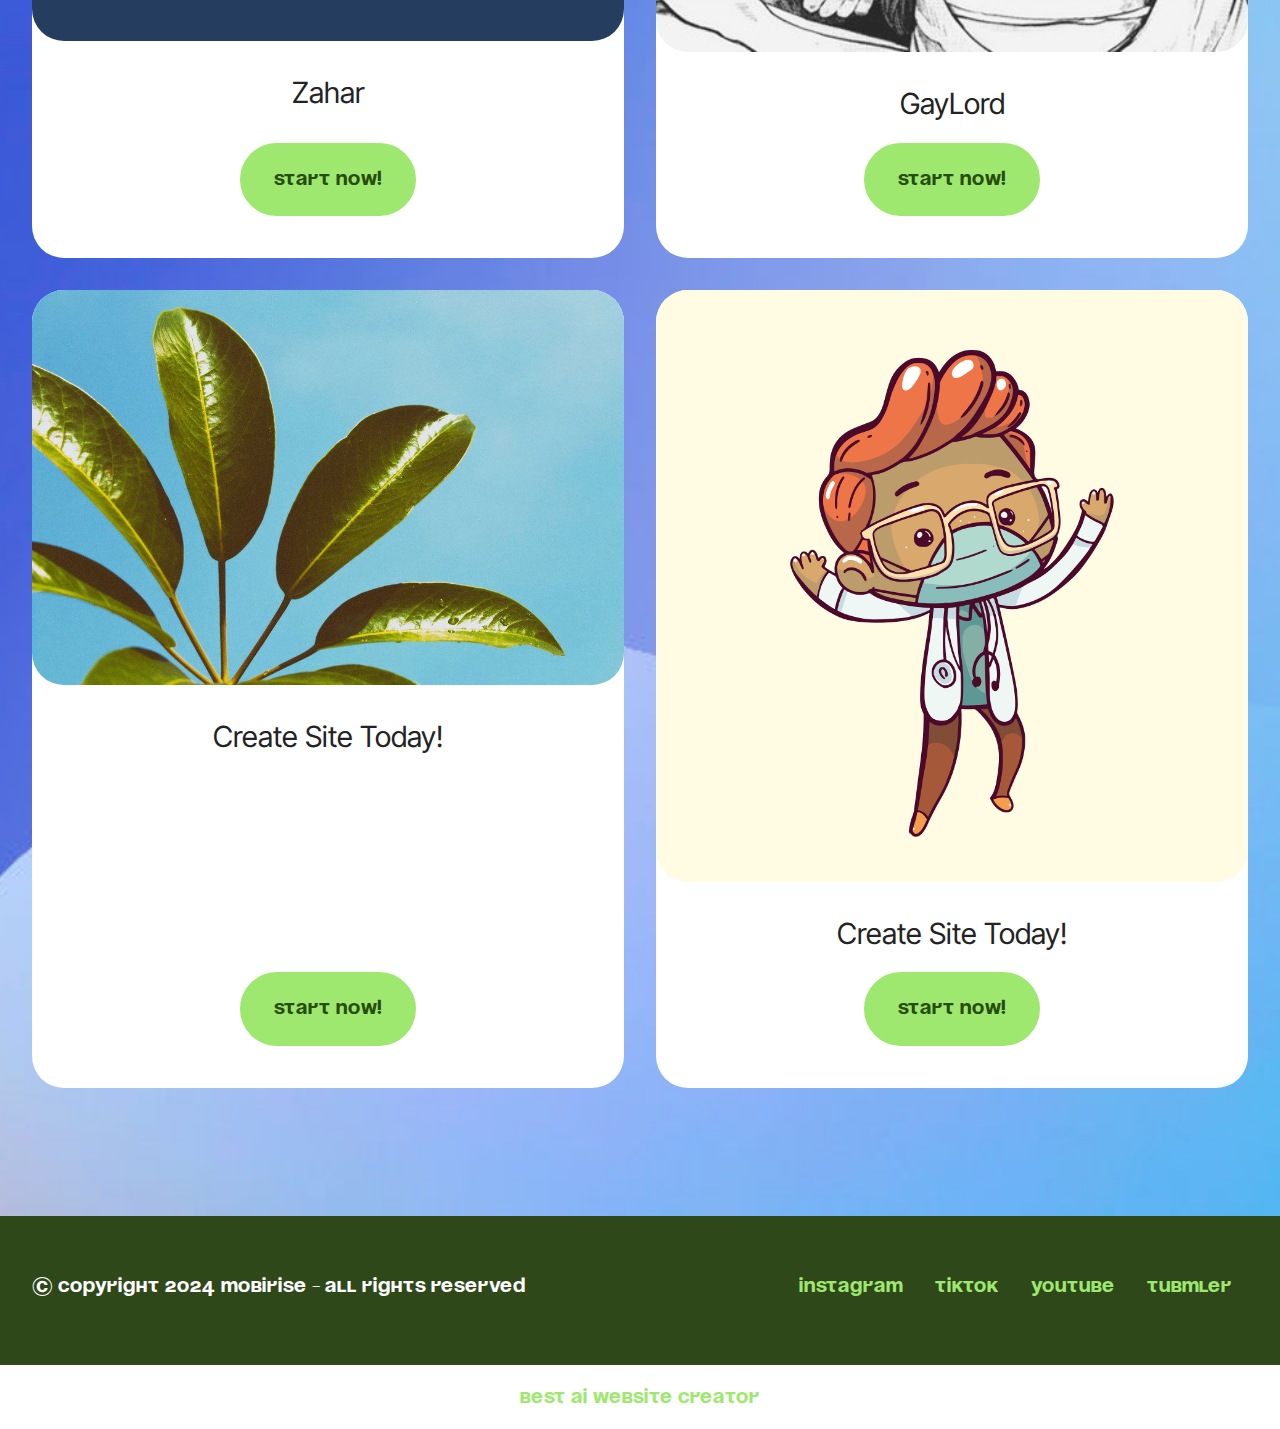
<file: page3.html>
<!DOCTYPE html>
<html  >
<head>
  <!-- Site made with Mobirise Website Builder v5.9.18, https://mobirise.com -->
  <meta charset="UTF-8">
  <meta http-equiv="X-UA-Compatible" content="IE=edge">
  <meta name="generator" content="Mobirise v5.9.18, mobirise.com">
  <meta name="viewport" content="width=device-width, initial-scale=1, minimum-scale=1">
  <link rel="shortcut icon" href="assets/images/logo.png" type="image/x-icon">
  <meta name="description" content="">
  
  
  <title>Members</title>
  <link rel="stylesheet" href="assets/web/assets/mobirise-icons2/mobirise2.css">
  <link rel="stylesheet" href="assets/bootstrap/css/bootstrap.min.css">
  <link rel="stylesheet" href="assets/bootstrap/css/bootstrap-grid.min.css">
  <link rel="stylesheet" href="assets/bootstrap/css/bootstrap-reboot.min.css">
  <link rel="stylesheet" href="assets/dropdown/css/style.css">
  <link rel="stylesheet" href="assets/theme/css/style.css">
  <link href="assets/fonts/style.css" rel="stylesheet">
  <link rel="preload" href="https://fonts.googleapis.com/css2?family=Inter+Tight:wght@400;700&display=swap&display=swap" as="style" onload="this.onload=null;this.rel='stylesheet'">
  <noscript><link rel="stylesheet" href="https://fonts.googleapis.com/css2?family=Inter+Tight:wght@400;700&display=swap&display=swap"></noscript>
  <link rel="preload" as="style" href="assets/mobirise/css/mbr-additional.css?v=2YRKAs"><link rel="stylesheet" href="assets/mobirise/css/mbr-additional.css?v=2YRKAs" type="text/css">

  
  
  
</head>
<body>
  
  <section data-bs-version="5.1" class="menu menu1 cid-ut50m2coAX" once="menu" id="menu01-c">
	

	<nav class="navbar navbar-dropdown navbar-fixed-top navbar-expand-lg">
		<div class="container">
			<div class="navbar-brand">
				<span class="navbar-logo">
					<a href="https://mobiri.se">
						<img src="assets/images/logo.png" alt="Mobirise Website Builder" style="height: 3rem;">
					</a>
				</span>
				<span class="navbar-caption-wrap"><a class="navbar-caption text-black display-4" href="https://mobiri.se">HealthMAP</a></span>
			</div>
			<button class="navbar-toggler" type="button" data-toggle="collapse" data-bs-toggle="collapse" data-target="#navbarSupportedContent" data-bs-target="#navbarSupportedContent" aria-controls="navbarNavAltMarkup" aria-expanded="false" aria-label="Toggle navigation">
				<div class="hamburger">
					<span></span>
					<span></span>
					<span></span>
					<span></span>
				</div>
			</button>
			<div class="collapse navbar-collapse" id="navbarSupportedContent">
				<ul class="navbar-nav nav-dropdown" data-app-modern-menu="true"><li class="nav-item">
						<a class="nav-link link text-success display-4" href="page1.html"><span class="mobi-mbri mobi-mbri-info mbr-iconfont mbr-iconfont-btn" style="color: rgb(215, 0, 129);"></span>About</a>
					</li><li class="nav-item dropdown"><a class="nav-link link dropdown-toggle text-success display-4" href="https://mobiri.se" aria-expanded="false" data-toggle="dropdown-submenu" data-bs-toggle="dropdown" data-bs-auto-close="outside"><span class="mobi-mbri mobi-mbri-users mbr-iconfont mbr-iconfont-btn" style="color: rgb(215, 0, 129);"></span>Members</a><div class="dropdown-menu" aria-labelledby="dropdown-697"><a class="dropdown-item show text-success display-4" href="https://mobiri.se">Акушер</a><a class="dropdown-item show text-success display-4" href="https://mobiri.se">Акушер-гинеколог </a><a class="dropdown-item show text-success display-4" href="https://mobiri.se">Аллерголог</a><a class="dropdown-item show text-success display-4" href="https://mobiri.se">Андролог</a><a class="dropdown-item show text-success display-4" href="https://mobiri.se">Анестезиолог  </a><a class="dropdown-item show text-success display-4" href="https://mobiri.se">Венеролог</a><a class="show dropdown-item text-success display-4" href="https://mobiri.se">Гинеколог</a><a class="show dropdown-item text-success display-4" href="https://mobiri.se">Дерматолог</a><a class="show dropdown-item text-success display-4" href="https://mobiri.se">Диетолог</a><a class="show dropdown-item text-success display-4" href="https://mobiri.se">Логопед</a><a class="show dropdown-item text-success display-4" href="https://mobiri.se">Нарколог </a><a class="show dropdown-item text-success display-4" href="https://mobiri.se">Невропатолог</a><a class="show dropdown-item text-success display-4" href="https://mobiri.se">Онколог </a><a class="show dropdown-item text-success display-4" href="https://mobiri.se" aria-expanded="true">Ортопед </a></div></li>
					
					<li class="nav-item">
						<a class="nav-link link text-success display-4" href="page2.html"><span class="mobi-mbri mobi-mbri-contact-form mbr-iconfont mbr-iconfont-btn" style="color: rgb(215, 0, 129);"></span>Login</a>
					</li></ul>
				
				<div class="navbar-buttons mbr-section-btn"><a class="btn btn-primary display-4" href="page2.html"> Start Now!</a></div>
			</div>
		</div>
	</nav>
</section>

<section data-bs-version="5.1" class="gallery2 cid-ut58CozIq0" id="gallery2-g">
    
    
    <div class="container">
        <div class="mbr-section-head">
            <h4 class="mbr-section-title mbr-fonts-style align-center mb-0 display-2"><strong>Gallery with Text and Buttons</strong></h4>
            
        </div>
        <div class="row mt-4">
            
            <div class="item features-image сol-12 col-md-6 col-lg-6 active">
                <div class="item-wrapper">
                    <div class="item-img">
                        <img src="assets/images/dezz.png" alt="Mobirise Website Builder" data-slide-to="0" data-bs-slide-to="0">
                    </div>
                    <div class="item-content">
                        <h5 class="item-title mbr-fonts-style display-5">Dezz</h5>
                        
                        
                    </div>
                    <div class="mbr-section-btn item-footer mt-2">
                        <a href="" class="btn btn-primary item-btn display-7" target="_blank">Start
                            Now!</a>
                    </div>
                </div>
            </div><div class="item features-image сol-12 col-md-6 col-lg-6">
                <div class="item-wrapper">
                    <div class="item-img">
                        <img src="assets/images/image-1.png" alt="Mobirise Website Builder" data-slide-to="1" data-bs-slide-to="1">
                    </div>
                    <div class="item-content">
                        <h5 class="item-title mbr-fonts-style display-5">Sova</h5>
                        
                        
                    </div>
                    <div class="mbr-section-btn item-footer mt-2">
                        <a href="" class="btn btn-primary item-btn display-7" target="_blank">Start
                            Now!</a>
                    </div>
                </div>
            </div>
            <div class="item features-image сol-12 col-md-6 col-lg-6">
                <div class="item-wrapper">
                    <div class="item-img">
                        <img src="assets/images/zahar.png" alt="Mobirise Website Builder">
                    </div>
                    <div class="item-content">
                        <h5 class="item-title mbr-fonts-style display-5">Zahar</h5>
                        
                        
                    </div>
                    <div class="mbr-section-btn item-footer mt-2">
                        <a href="" class="btn btn-primary item-btn display-7" target="_blank">Start
                            Now!</a>
                    </div>
                </div>
            </div><div class="item features-image сol-12 col-md-6 col-lg-6">
                <div class="item-wrapper">
                    <div class="item-img">
                        <img src="assets/images/43fe6265a198b2185eddb8bd9ff577217f96a0f3r1-459-459v2-hq.png" alt="Mobirise Website Builder" data-slide-to="3" data-bs-slide-to="4">
                    </div>
                    <div class="item-content">
                        <h5 class="item-title mbr-fonts-style display-5">GayLord<br></h5>
                        
                        
                    </div>
                    <div class="mbr-section-btn item-footer mt-2">
                        <a href="" class="btn btn-primary item-btn display-7" target="_blank">Start
                            Now!</a>
                    </div>
                </div>
            </div>
            <div class="item features-image сol-12 col-md-6 col-lg-6">
                <div class="item-wrapper">
                    <div class="item-img">
                        <img src="assets/images/features4.jpg" alt="Mobirise Website Builder" title="" data-slide-to="4">
                    </div>
                    <div class="item-content">
                        <h5 class="item-title mbr-fonts-style display-5">Create Site Today!</h5>
                        
                        
                    </div>
                    <div class="mbr-section-btn item-footer mt-2">
                        <a href="" class="btn btn-primary item-btn display-7" target="_blank">Start
                            Now!</a>
                    </div>
                </div>
            </div><div class="item features-image сol-12 col-md-6 col-lg-6">
                <div class="item-wrapper">
                    <div class="item-img">
                        <img src="assets/images/mbr-2.png" alt="Mobirise Website Builder" title="" data-slide-to="5" data-bs-slide-to="6">
                    </div>
                    <div class="item-content">
                        <h5 class="item-title mbr-fonts-style display-5">Create Site Today!</h5>
                        
                        
                    </div>
                    <div class="mbr-section-btn item-footer mt-2">
                        <a href="" class="btn btn-primary item-btn display-7" target="_blank">Start
                            Now!</a>
                    </div>
                </div>
            </div>
        </div>
    </div>
</section>

<section data-bs-version="5.1" class="footer2 cid-ut52hDluUp" once="footers" id="footer02-d">
    

    
    

    <div class="container">
        <div class="row">
            <div class="col-12 col-lg-6 center mt-2 mb-3">
                <p class="mbr-fonts-style copyright mb-0 display-7">
                    © Copyright 2024 Mobirise - All Rights Reserved
                </p>
            </div>
            <div class="col-12 col-lg-6 center">
                <div class="row-links mt-2 mb-3">
                    <ul class="row-links-soc">
                        
                        
                        
                        
                    <li class="row-links-soc-item mbr-fonts-style display-7">
                            <a href="#" class="text-primary">Instagram</a>
                        </li><li class="row-links-soc-item mbr-fonts-style display-7">
                            <a href="#" class="text-primary">TikTok</a>
                        </li><li class="row-links-soc-item mbr-fonts-style display-7">
                            <a href="#" class="text-primary">YouTube</a>
                        </li><li class="row-links-soc-item mbr-fonts-style display-7"><strong><a href="https://healthmap.tumblr.com/" class="text-primary">tubmler</a></strong><strong><br></strong></li></ul>
                </div>
            </div>
        </div>
    </div>
</section><section class="display-7" style="padding: 0;align-items: center;justify-content: center;flex-wrap: wrap;    align-content: center;display: flex;position: relative;height: 4rem;"><a href="https://mobiri.se/3552825" style="flex: 1 1;height: 4rem;position: absolute;width: 100%;z-index: 1;"><img alt="" style="height: 4rem;" src="[data-uri]"></a><p style="margin: 0;text-align: center;" class="display-7">&#8204;</p><a style="z-index:1" href="https://mobirise.com/builder/ai-website-creator.html">Best AI Website Creator</a></section><script src="assets/bootstrap/js/bootstrap.bundle.min.js"></script>  <script src="assets/smoothscroll/smooth-scroll.js"></script>  <script src="assets/ytplayer/index.js"></script>  <script src="assets/dropdown/js/navbar-dropdown.js"></script>  <script src="assets/theme/js/script.js"></script>  
  
  
</body>
</html>
</file>
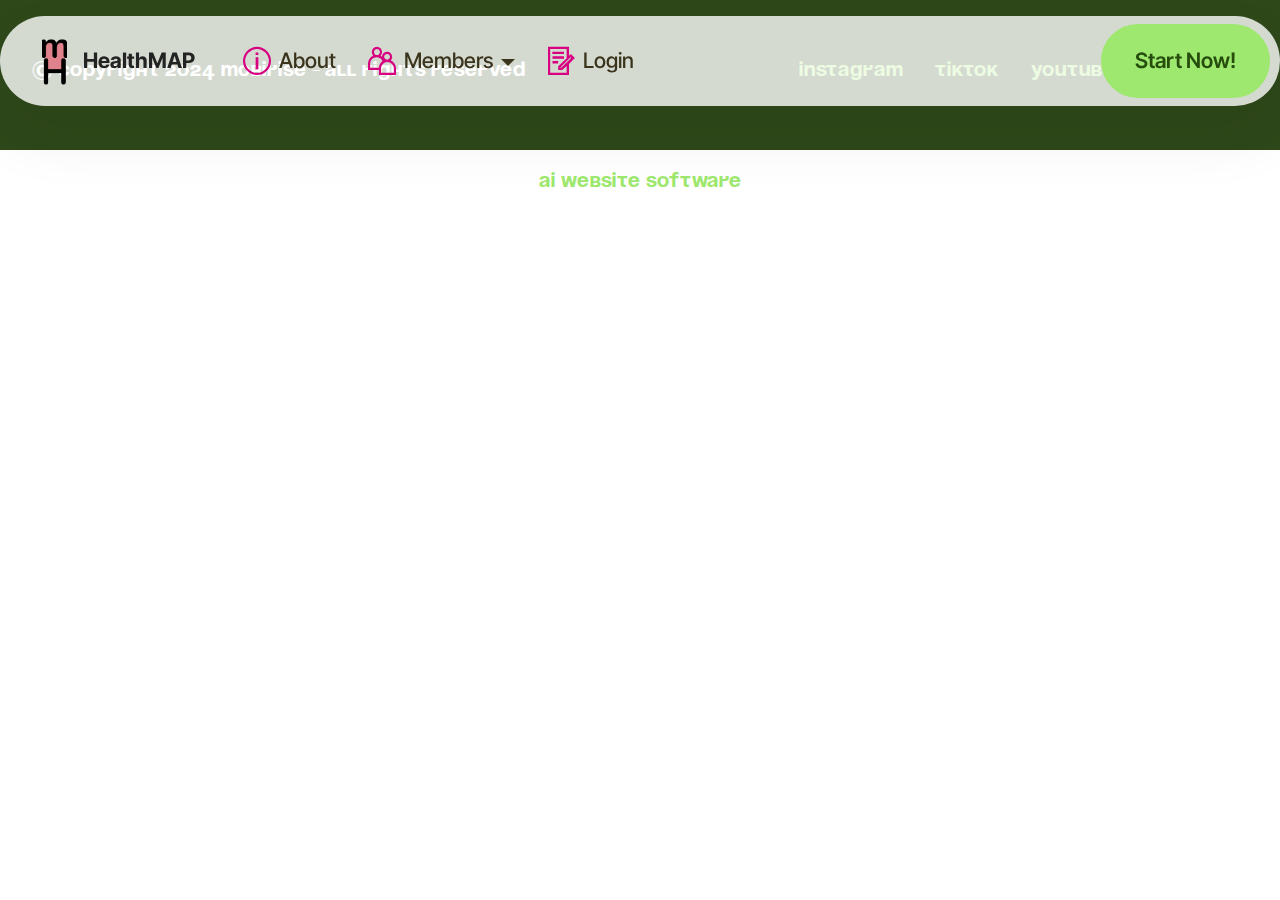
<file: page4.html>
<!DOCTYPE html>
<html  >
<head>
  <!-- Site made with Mobirise Website Builder v5.9.18, https://mobirise.com -->
  <meta charset="UTF-8">
  <meta http-equiv="X-UA-Compatible" content="IE=edge">
  <meta name="generator" content="Mobirise v5.9.18, mobirise.com">
  <meta name="viewport" content="width=device-width, initial-scale=1, minimum-scale=1">
  <link rel="shortcut icon" href="assets/images/logo.png" type="image/x-icon">
  <meta name="description" content="">
  
  
  <title>Page 4</title>
  <link rel="stylesheet" href="assets/web/assets/mobirise-icons2/mobirise2.css">
  <link rel="stylesheet" href="assets/bootstrap/css/bootstrap.min.css">
  <link rel="stylesheet" href="assets/bootstrap/css/bootstrap-grid.min.css">
  <link rel="stylesheet" href="assets/bootstrap/css/bootstrap-reboot.min.css">
  <link rel="stylesheet" href="assets/dropdown/css/style.css">
  <link rel="stylesheet" href="assets/theme/css/style.css">
  <link href="assets/fonts/style.css" rel="stylesheet">
  <link rel="preload" href="https://fonts.googleapis.com/css2?family=Inter+Tight:wght@400;700&display=swap&display=swap" as="style" onload="this.onload=null;this.rel='stylesheet'">
  <noscript><link rel="stylesheet" href="https://fonts.googleapis.com/css2?family=Inter+Tight:wght@400;700&display=swap&display=swap"></noscript>
  <link rel="preload" as="style" href="assets/mobirise/css/mbr-additional.css?v=AEdDB2"><link rel="stylesheet" href="assets/mobirise/css/mbr-additional.css?v=AEdDB2" type="text/css">

  
  
  
</head>
<body>
  
  <section data-bs-version="5.1" class="menu menu1 cid-ut50m2coAX" once="menu" id="menu01-e">
	

	<nav class="navbar navbar-dropdown navbar-fixed-top navbar-expand-lg">
		<div class="container">
			<div class="navbar-brand">
				<span class="navbar-logo">
					<a href="https://mobiri.se">
						<img src="assets/images/logo.png" alt="Mobirise Website Builder" style="height: 3rem;">
					</a>
				</span>
				<span class="navbar-caption-wrap"><a class="navbar-caption text-black display-4" href="https://mobiri.se">HealthMAP</a></span>
			</div>
			<button class="navbar-toggler" type="button" data-toggle="collapse" data-bs-toggle="collapse" data-target="#navbarSupportedContent" data-bs-target="#navbarSupportedContent" aria-controls="navbarNavAltMarkup" aria-expanded="false" aria-label="Toggle navigation">
				<div class="hamburger">
					<span></span>
					<span></span>
					<span></span>
					<span></span>
				</div>
			</button>
			<div class="collapse navbar-collapse" id="navbarSupportedContent">
				<ul class="navbar-nav nav-dropdown" data-app-modern-menu="true"><li class="nav-item">
						<a class="nav-link link text-success display-4" href="page1.html"><span class="mobi-mbri mobi-mbri-info mbr-iconfont mbr-iconfont-btn" style="color: rgb(215, 0, 129);"></span>About</a>
					</li><li class="nav-item dropdown"><a class="nav-link link dropdown-toggle text-success display-4" href="https://mobiri.se" aria-expanded="false" data-toggle="dropdown-submenu" data-bs-toggle="dropdown" data-bs-auto-close="outside"><span class="mobi-mbri mobi-mbri-users mbr-iconfont mbr-iconfont-btn" style="color: rgb(215, 0, 129);"></span>Members</a><div class="dropdown-menu" aria-labelledby="dropdown-697"><a class="dropdown-item show text-success display-4" href="https://mobiri.se">Акушер</a><a class="dropdown-item show text-success display-4" href="https://mobiri.se">Акушер-гинеколог </a><a class="dropdown-item show text-success display-4" href="https://mobiri.se">Аллерголог</a><a class="dropdown-item show text-success display-4" href="https://mobiri.se">Андролог</a><a class="dropdown-item show text-success display-4" href="https://mobiri.se">Анестезиолог  </a><a class="dropdown-item show text-success display-4" href="https://mobiri.se">Венеролог</a><a class="show dropdown-item text-success display-4" href="https://mobiri.se">Гинеколог</a><a class="show dropdown-item text-success display-4" href="https://mobiri.se">Дерматолог</a><a class="show dropdown-item text-success display-4" href="https://mobiri.se">Диетолог</a><a class="show dropdown-item text-success display-4" href="https://mobiri.se">Логопед</a><a class="show dropdown-item text-success display-4" href="https://mobiri.se">Нарколог </a><a class="show dropdown-item text-success display-4" href="https://mobiri.se">Невропатолог</a><a class="show dropdown-item text-success display-4" href="https://mobiri.se">Онколог </a><a class="show dropdown-item text-success display-4" href="https://mobiri.se" aria-expanded="true">Ортопед </a></div></li>
					
					<li class="nav-item">
						<a class="nav-link link text-success display-4" href="page2.html"><span class="mobi-mbri mobi-mbri-contact-form mbr-iconfont mbr-iconfont-btn" style="color: rgb(215, 0, 129);"></span>Login</a>
					</li></ul>
				
				<div class="navbar-buttons mbr-section-btn"><a class="btn btn-primary display-4" href="page2.html"> Start Now!</a></div>
			</div>
		</div>
	</nav>
</section>

<section data-bs-version="5.1" class="footer2 cid-ut52hDluUp" once="footers" id="footer02-f">
    

    
    

    <div class="container">
        <div class="row">
            <div class="col-12 col-lg-6 center mt-2 mb-3">
                <p class="mbr-fonts-style copyright mb-0 display-7">
                    © Copyright 2024 Mobirise - All Rights Reserved
                </p>
            </div>
            <div class="col-12 col-lg-6 center">
                <div class="row-links mt-2 mb-3">
                    <ul class="row-links-soc">
                        
                        
                        
                        
                    <li class="row-links-soc-item mbr-fonts-style display-7">
                            <a href="#" class="text-primary">Instagram</a>
                        </li><li class="row-links-soc-item mbr-fonts-style display-7">
                            <a href="#" class="text-primary">TikTok</a>
                        </li><li class="row-links-soc-item mbr-fonts-style display-7">
                            <a href="#" class="text-primary">YouTube</a>
                        </li><li class="row-links-soc-item mbr-fonts-style display-7"><strong><a href="https://healthmap.tumblr.com/" class="text-primary">tubmler</a></strong><strong><br></strong></li></ul>
                </div>
            </div>
        </div>
    </div>
</section><section class="display-7" style="padding: 0;align-items: center;justify-content: center;flex-wrap: wrap;    align-content: center;display: flex;position: relative;height: 4rem;"><a href="https://mobiri.se/3552825" style="flex: 1 1;height: 4rem;position: absolute;width: 100%;z-index: 1;"><img alt="" style="height: 4rem;" src="[data-uri]"></a><p style="margin: 0;text-align: center;" class="display-7">&#8204;</p><a style="z-index:1" href="https://mobirise.com/builder/ai-website-builder.html">AI Website Software</a></section><script src="assets/bootstrap/js/bootstrap.bundle.min.js"></script>  <script src="assets/smoothscroll/smooth-scroll.js"></script>  <script src="assets/ytplayer/index.js"></script>  <script src="assets/dropdown/js/navbar-dropdown.js"></script>  <script src="assets/theme/js/script.js"></script>  
  
  
</body>
</html>
</file>
<file: assets/web/assets/mobirise-icons2/mobirise2.css>
@font-face {
  font-family: 'Moririse2';
  font-display: swap;
  src:  url('mobirise2.eot?f2bix4');
  src:  url('mobirise2.eot?f2bix4#iefix') format('embedded-opentype'),
    url('mobirise2.ttf?f2bix4') format('truetype'),
    url('mobirise2.woff?f2bix4') format('woff'),
    url('mobirise2.svg?f2bix4#mobirise2') format('svg');
  font-weight: normal;
  font-style: normal;
}

[class^="mobi-"], [class*=" mobi-"] {
  /* use !important to prevent issues with browser extensions that change fonts */
  font-family: 'Moririse2' !important;
  speak: none;
  font-style: normal;
  font-weight: normal;
  font-variant: normal;
  text-transform: none;
  line-height: 1;

  /* Better Font Rendering =========== */
  -webkit-font-smoothing: antialiased;
  -moz-osx-font-smoothing: grayscale;
}

.mobi-mbri-add-submenu:before {
  content: "\e900";
}
.mobi-mbri-alert:before {
  content: "\e901";
}
.mobi-mbri-align-center:before {
  content: "\e902";
}
.mobi-mbri-align-justify:before {
  content: "\e903";
}
.mobi-mbri-align-left:before {
  content: "\e904";
}
.mobi-mbri-align-right:before {
  content: "\e905";
}
.mobi-mbri-android:before {
  content: "\e906";
}
.mobi-mbri-apple:before {
  content: "\e907";
}
.mobi-mbri-arrow-down:before {
  content: "\e908";
}
.mobi-mbri-arrow-next:before {
  content: "\e909";
}
.mobi-mbri-arrow-prev:before {
  content: "\e90a";
}
.mobi-mbri-arrow-up:before {
  content: "\e90b";
}
.mobi-mbri-bold:before {
  content: "\e90c";
}
.mobi-mbri-bookmark:before {
  content: "\e90d";
}
.mobi-mbri-bootstrap:before {
  content: "\e90e";
}
.mobi-mbri-briefcase:before {
  content: "\e90f";
}
.mobi-mbri-browse:before {
  content: "\e910";
}
.mobi-mbri-bulleted-list:before {
  content: "\e911";
}
.mobi-mbri-calendar:before {
  content: "\e912";
}
.mobi-mbri-camera:before {
  content: "\e913";
}
.mobi-mbri-cart-add:before {
  content: "\e914";
}
.mobi-mbri-cart-full:before {
  content: "\e915";
}
.mobi-mbri-cash:before {
  content: "\e916";
}
.mobi-mbri-change-style:before {
  content: "\e917";
}
.mobi-mbri-chat:before {
  content: "\e918";
}
.mobi-mbri-clock:before {
  content: "\e919";
}
.mobi-mbri-close:before {
  content: "\e91a";
}
.mobi-mbri-cloud:before {
  content: "\e91b";
}
.mobi-mbri-code:before {
  content: "\e91c";
}
.mobi-mbri-contact-form:before {
  content: "\e91d";
}
.mobi-mbri-credit-card:before {
  content: "\e91e";
}
.mobi-mbri-cursor-click:before {
  content: "\e91f";
}
.mobi-mbri-cust-feedback:before {
  content: "\e920";
}
.mobi-mbri-database:before {
  content: "\e921";
}
.mobi-mbri-delivery:before {
  content: "\e922";
}
.mobi-mbri-desktop:before {
  content: "\e923";
}
.mobi-mbri-devices:before {
  content: "\e924";
}
.mobi-mbri-down:before {
  content: "\e925";
}
.mobi-mbri-download-2:before {
  content: "\e926";
}
.mobi-mbri-download:before {
  content: "\e927";
}
.mobi-mbri-drag-n-drop-2:before {
  content: "\e928";
}
.mobi-mbri-drag-n-drop:before {
  content: "\e929";
}
.mobi-mbri-edit-2:before {
  content: "\e92a";
}
.mobi-mbri-edit:before {
  content: "\e92b";
}
.mobi-mbri-error:before {
  content: "\e92c";
}
.mobi-mbri-extension:before {
  content: "\e92d";
}
.mobi-mbri-features:before {
  content: "\e92e";
}
.mobi-mbri-file:before {
  content: "\e92f";
}
.mobi-mbri-flag:before {
  content: "\e930";
}
.mobi-mbri-folder:before {
  content: "\e931";
}
.mobi-mbri-gift:before {
  content: "\e932";
}
.mobi-mbri-github:before {
  content: "\e933";
}
.mobi-mbri-globe-2:before {
  content: "\e934";
}
.mobi-mbri-globe:before {
  content: "\e935";
}
.mobi-mbri-growing-chart:before {
  content: "\e936";
}
.mobi-mbri-hearth:before {
  content: "\e937";
}
.mobi-mbri-help:before {
  content: "\e938";
}
.mobi-mbri-home:before {
  content: "\e939";
}
.mobi-mbri-hot-cup:before {
  content: "\e93a";
}
.mobi-mbri-idea:before {
  content: "\e93b";
}
.mobi-mbri-image-gallery:before {
  content: "\e93c";
}
.mobi-mbri-image-slider:before {
  content: "\e93d";
}
.mobi-mbri-info:before {
  content: "\e93e";
}
.mobi-mbri-italic:before {
  content: "\e93f";
}
.mobi-mbri-key:before {
  content: "\e940";
}
.mobi-mbri-laptop:before {
  content: "\e941";
}
.mobi-mbri-layers:before {
  content: "\e942";
}
.mobi-mbri-left-right:before {
  content: "\e943";
}
.mobi-mbri-left:before {
  content: "\e944";
}
.mobi-mbri-letter:before {
  content: "\e945";
}
.mobi-mbri-like:before {
  content: "\e946";
}
.mobi-mbri-link:before {
  content: "\e947";
}
.mobi-mbri-lock:before {
  content: "\e948";
}
.mobi-mbri-login:before {
  content: "\e949";
}
.mobi-mbri-logout:before {
  content: "\e94a";
}
.mobi-mbri-magic-stick:before {
  content: "\e94b";
}
.mobi-mbri-map-pin:before {
  content: "\e94c";
}
.mobi-mbri-menu:before {
  content: "\e94d";
}
.mobi-mbri-mobile-2:before {
  content: "\e94e";
}
.mobi-mbri-mobile-horizontal:before {
  content: "\e94f";
}
.mobi-mbri-mobile:before {
  content: "\e950";
}
.mobi-mbri-mobirise:before {
  content: "\e951";
}
.mobi-mbri-more-horizontal:before {
  content: "\e952";
}
.mobi-mbri-more-vertical:before {
  content: "\e953";
}
.mobi-mbri-music:before {
  content: "\e954";
}
.mobi-mbri-new-file:before {
  content: "\e955";
}
.mobi-mbri-numbered-list:before {
  content: "\e956";
}
.mobi-mbri-opened-folder:before {
  content: "\e957";
}
.mobi-mbri-pages:before {
  content: "\e958";
}
.mobi-mbri-paper-plane:before {
  content: "\e959";
}
.mobi-mbri-paperclip:before {
  content: "\e95a";
}
.mobi-mbri-phone:before {
  content: "\e95b";
}
.mobi-mbri-photo:before {
  content: "\e95c";
}
.mobi-mbri-photos:before {
  content: "\e95d";
}
.mobi-mbri-pin:before {
  content: "\e95e";
}
.mobi-mbri-play:before {
  content: "\e95f";
}
.mobi-mbri-plus:before {
  content: "\e960";
}
.mobi-mbri-preview:before {
  content: "\e961";
}
.mobi-mbri-print:before {
  content: "\e962";
}
.mobi-mbri-protect:before {
  content: "\e963";
}
.mobi-mbri-question:before {
  content: "\e964";
}
.mobi-mbri-quote-left:before {
  content: "\e965";
}
.mobi-mbri-quote-right:before {
  content: "\e966";
}
.mobi-mbri-redo:before {
  content: "\e967";
}
.mobi-mbri-refresh:before {
  content: "\e968";
}
.mobi-mbri-responsive-2:before {
  content: "\e969";
}
.mobi-mbri-responsive:before {
  content: "\e96a";
}
.mobi-mbri-right:before {
  content: "\e96b";
}
.mobi-mbri-rocket:before {
  content: "\e96c";
}
.mobi-mbri-sad-face:before {
  content: "\e96d";
}
.mobi-mbri-sale:before {
  content: "\e96e";
}
.mobi-mbri-save:before {
  content: "\e96f";
}
.mobi-mbri-search:before {
  content: "\e970";
}
.mobi-mbri-setting-2:before {
  content: "\e971";
}
.mobi-mbri-setting-3:before {
  content: "\e972";
}
.mobi-mbri-setting:before {
  content: "\e973";
}
.mobi-mbri-share:before {
  content: "\e974";
}
.mobi-mbri-shopping-bag:before {
  content: "\e975";
}
.mobi-mbri-shopping-basket:before {
  content: "\e976";
}
.mobi-mbri-shopping-cart:before {
  content: "\e977";
}
.mobi-mbri-sites:before {
  content: "\e978";
}
.mobi-mbri-smile-face:before {
  content: "\e979";
}
.mobi-mbri-speed:before {
  content: "\e97a";
}
.mobi-mbri-star:before {
  content: "\e97b";
}
.mobi-mbri-success:before {
  content: "\e97c";
}
.mobi-mbri-sun:before {
  content: "\e97d";
}
.mobi-mbri-sun2:before {
  content: "\e97e";
}
.mobi-mbri-tablet-vertical:before {
  content: "\e97f";
}
.mobi-mbri-tablet:before {
  content: "\e980";
}
.mobi-mbri-target:before {
  content: "\e981";
}
.mobi-mbri-timer:before {
  content: "\e982";
}
.mobi-mbri-to-ftp:before {
  content: "\e983";
}
.mobi-mbri-to-local-drive:before {
  content: "\e984";
}
.mobi-mbri-touch-swipe:before {
  content: "\e985";
}
.mobi-mbri-touch:before {
  content: "\e986";
}
.mobi-mbri-trash:before {
  content: "\e987";
}
.mobi-mbri-underline:before {
  content: "\e988";
}
.mobi-mbri-undo:before {
  content: "\e989";
}
.mobi-mbri-unlink:before {
  content: "\e98a";
}
.mobi-mbri-unlock:before {
  content: "\e98b";
}
.mobi-mbri-up-down:before {
  content: "\e98c";
}
.mobi-mbri-up:before {
  content: "\e98d";
}
.mobi-mbri-update:before {
  content: "\e98e";
}
.mobi-mbri-upload-2:before {
  content: "\e98f";
}
.mobi-mbri-upload:before {
  content: "\e990";
}
.mobi-mbri-user-2:before {
  content: "\e991";
}
.mobi-mbri-user:before {
  content: "\e992";
}
.mobi-mbri-users:before {
  content: "\e993";
}
.mobi-mbri-video-play:before {
  content: "\e994";
}
.mobi-mbri-video:before {
  content: "\e995";
}
.mobi-mbri-watch:before {
  content: "\e996";
}
.mobi-mbri-website-theme-2:before {
  content: "\e997";
}
.mobi-mbri-website-theme:before {
  content: "\e998";
}
.mobi-mbri-wifi:before {
  content: "\e999";
}
.mobi-mbri-windows:before {
  content: "\e99a";
}
.mobi-mbri-zoom-in:before {
  content: "\e99b";
}
.mobi-mbri-zoom-out:before {
  content: "\e99c";
}
</file>
<file: assets/dropdown/css/style.css>
.navbar-dropdown {
  left: 0;
  padding: 0;
  position: absolute;
  right: 0;
  top: 0;
  transition: all 0.45s ease;
  z-index: 1030;
  background: #282828; }
  .navbar-dropdown .navbar-logo {
    margin-right: 0.8rem;
    transition: margin 0.3s ease-in-out;
    vertical-align: middle; }
    .navbar-dropdown .navbar-logo img {
      height: 3.125rem;
      transition: all 0.3s ease-in-out; }
    .navbar-dropdown .navbar-logo.mbr-iconfont {
      font-size: 3.125rem;
      line-height: 3.125rem; }
  .navbar-dropdown .navbar-caption {
    font-weight: 700;
    white-space: normal;
    vertical-align: -4px;
    line-height: 3.125rem !important; }
    .navbar-dropdown .navbar-caption, .navbar-dropdown .navbar-caption:hover {
      color: inherit;
      text-decoration: none; }
  .navbar-dropdown .mbr-iconfont + .navbar-caption {
    vertical-align: -1px; }
  .navbar-dropdown.navbar-fixed-top {
    position: fixed; }
  .navbar-dropdown .navbar-brand span {
    vertical-align: -4px; }
  .navbar-dropdown.bg-color.transparent {
    background: none; }
  .navbar-dropdown.navbar-short .navbar-brand {
    padding: 0.625rem 0; }
    .navbar-dropdown.navbar-short .navbar-brand span {
      vertical-align: -1px; }
  .navbar-dropdown.navbar-short .navbar-caption {
    line-height: 2.375rem !important;
    vertical-align: -2px; }
  .navbar-dropdown.navbar-short .navbar-logo {
    margin-right: 0.5rem; }
    .navbar-dropdown.navbar-short .navbar-logo img {
      height: 2.375rem; }
    .navbar-dropdown.navbar-short .navbar-logo.mbr-iconfont {
      font-size: 2.375rem;
      line-height: 2.375rem; }
  .navbar-dropdown.navbar-short .mbr-table-cell {
    height: 3.625rem; }
  .navbar-dropdown .navbar-close {
    left: 0.6875rem;
    position: fixed;
    top: 0.75rem;
    z-index: 1000; }
  .navbar-dropdown .hamburger-icon {
    content: "";
    display: inline-block;
    vertical-align: middle;
    width: 16px;
    -webkit-box-shadow: 0 -6px 0 1px #282828,0 0 0 1px #282828,0 6px 0 1px #282828;
    -moz-box-shadow: 0 -6px 0 1px #282828,0 0 0 1px #282828,0 6px 0 1px #282828;
    box-shadow: 0 -6px 0 1px #282828,0 0 0 1px #282828,0 6px 0 1px #282828; }

.dropdown-menu .dropdown-toggle[data-toggle="dropdown-submenu"]::after {
  border-bottom: 0.35em solid transparent;
  border-left: 0.35em solid;
  border-right: 0;
  border-top: 0.35em solid transparent;
  margin-left: 0.3rem; }

.dropdown-menu .dropdown-item:focus {
  outline: 0; }

.nav-dropdown {
  font-size: 0.75rem;
  font-weight: 500;
  height: auto !important; }
  .nav-dropdown .nav-btn {
    padding-left: 1rem; }
  .nav-dropdown .link {
    margin: .667em 1.667em;
    font-weight: 500;
    padding: 0;
    transition: color .2s ease-in-out; }
    .nav-dropdown .link.dropdown-toggle {
      margin-right: 2.583em; }
      .nav-dropdown .link.dropdown-toggle::after {
        margin-left: .25rem;
        border-top: 0.35em solid;
        border-right: 0.35em solid transparent;
        border-left: 0.35em solid transparent;
        border-bottom: 0; }
      .nav-dropdown .link.dropdown-toggle[aria-expanded="true"] {
        margin: 0;
        padding: 0.667em 3.263em  0.667em 1.667em; }
  .nav-dropdown .link::after,
  .nav-dropdown .dropdown-item::after {
    color: inherit; }
  .nav-dropdown .btn {
    font-size: 0.75rem;
    font-weight: 700;
    letter-spacing: 0;
    margin-bottom: 0;
    padding-left: 1.25rem;
    padding-right: 1.25rem; }
  .nav-dropdown .dropdown-menu {
    border-radius: 0;
    border: 0;
    left: 0;
    margin: 0;
    padding-bottom: 1.25rem;
    padding-top: 1.25rem;
    position: relative; }
  .nav-dropdown .dropdown-submenu {
    margin-left: 0.125rem;
    top: 0; }
  .nav-dropdown .dropdown-item {
    font-weight: 500;
    line-height: 2;
    padding: 0.3846em 4.615em 0.3846em 1.5385em;
    position: relative;
    transition: color .2s ease-in-out, background-color .2s ease-in-out; }
    .nav-dropdown .dropdown-item::after {
      margin-top: -0.3077em;
      position: absolute;
      right: 1.1538em;
      top: 50%; }
    .nav-dropdown .dropdown-item:focus, .nav-dropdown .dropdown-item:hover {
      background: none; }

@media (max-width: 767px) {
  .nav-dropdown.navbar-toggleable-sm {
    bottom: 0;
    display: none;
    left: 0;
    overflow-x: hidden;
    position: fixed;
    top: 0;
    transform: translateX(-100%);
    -ms-transform: translateX(-100%);
    -webkit-transform: translateX(-100%);
    width: 18.75rem;
    z-index: 999; } }
.nav-dropdown.navbar-toggleable-xl {
  bottom: 0;
  display: none;
  left: 0;
  overflow-x: hidden;
  position: fixed;
  top: 0;
  transform: translateX(-100%);
  -ms-transform: translateX(-100%);
  -webkit-transform: translateX(-100%);
  width: 18.75rem;
  z-index: 999; }

.nav-dropdown-sm {
  display: block !important;
  overflow-x: hidden;
  overflow: auto;
  padding-top: 3.875rem; }
  .nav-dropdown-sm::after {
    content: "";
    display: block;
    height: 3rem;
    width: 100%; }
  .nav-dropdown-sm.collapse.in ~ .navbar-close {
    display: block !important; }
  .nav-dropdown-sm.collapsing, .nav-dropdown-sm.collapse.in {
    transform: translateX(0);
    -ms-transform: translateX(0);
    -webkit-transform: translateX(0);
    transition: all 0.25s ease-out;
    -webkit-transition: all 0.25s ease-out;
    background: #282828; }
  .nav-dropdown-sm.collapsing[aria-expanded="false"] {
    transform: translateX(-100%);
    -ms-transform: translateX(-100%);
    -webkit-transform: translateX(-100%); }
  .nav-dropdown-sm .nav-item {
    display: block;
    margin-left: 0 !important;
    padding-left: 0; }
  .nav-dropdown-sm .link,
  .nav-dropdown-sm .dropdown-item {
    border-top: 1px dotted rgba(255, 255, 255, 0.1);
    font-size: 0.8125rem;
    line-height: 1.6;
    margin: 0 !important;
    padding: 0.875rem 2.4rem 0.875rem 1.5625rem !important;
    position: relative;
    white-space: normal; }
    .nav-dropdown-sm .link:focus, .nav-dropdown-sm .link:hover,
    .nav-dropdown-sm .dropdown-item:focus,
    .nav-dropdown-sm .dropdown-item:hover {
      background: rgba(0, 0, 0, 0.2) !important;
      color: #c0a375; }
  .nav-dropdown-sm .nav-btn {
    position: relative;
    padding: 1.5625rem 1.5625rem 0 1.5625rem; }
    .nav-dropdown-sm .nav-btn::before {
      border-top: 1px dotted rgba(255, 255, 255, 0.1);
      content: "";
      left: 0;
      position: absolute;
      top: 0;
      width: 100%; }
    .nav-dropdown-sm .nav-btn + .nav-btn {
      padding-top: 0.625rem; }
      .nav-dropdown-sm .nav-btn + .nav-btn::before {
        display: none; }
  .nav-dropdown-sm .btn {
    padding: 0.625rem 0; }
  .nav-dropdown-sm .dropdown-toggle[data-toggle="dropdown-submenu"]::after {
    margin-left: .25rem;
    border-top: 0.35em solid;
    border-right: 0.35em solid transparent;
    border-left: 0.35em solid transparent;
    border-bottom: 0; }
  .nav-dropdown-sm .dropdown-toggle[data-toggle="dropdown-submenu"][aria-expanded="true"]::after {
    border-top: 0;
    border-right: 0.35em solid transparent;
    border-left: 0.35em solid transparent;
    border-bottom: 0.35em solid; }
  .nav-dropdown-sm .dropdown-menu {
    margin: 0;
    padding: 0;
    position: relative;
    top: 0;
    left: 0;
    width: 100%;
    border: 0;
    float: none;
    border-radius: 0;
    background: none; }
  .nav-dropdown-sm .dropdown-submenu {
    left: 100%;
    margin-left: 0.125rem;
    margin-top: -1.25rem;
    top: 0; }

.navbar-toggleable-sm .nav-dropdown .dropdown-menu {
  position: absolute; }

.navbar-toggleable-sm .nav-dropdown .dropdown-submenu {
  left: 100%;
  margin-left: 0.125rem;
  margin-top: -1.25rem;
  top: 0; }

.navbar-toggleable-sm.opened .nav-dropdown .dropdown-menu {
  position: relative; }

.navbar-toggleable-sm.opened .nav-dropdown .dropdown-submenu {
  left: 0;
  margin-left: 00rem;
  margin-top: 0rem;
  top: 0; }

.is-builder .nav-dropdown.collapsing {
  transition: none !important; }
</file>
<file: assets/theme/css/style.css>
@charset "UTF-8";
section {
  background-color: #ffffff;
}

body {
  font-style: normal;
  line-height: 1.5;
  font-weight: 400;
  color: #232323;
  position: relative;
}

button {
  background-color: transparent;
  border-color: transparent;
}

.embla__button,
.carousel-control {
  background-color: #edefea !important;
  opacity: 0.8 !important;
  color: #464845 !important;
  border-color: #edefea !important;
}

.carousel .close,
.modalWindow .close {
  background-color: #edefea !important;
  color: #464845 !important;
  border-color: #edefea !important;
  opacity: 0.8 !important;
}

.carousel .close:hover,
.modalWindow .close:hover {
  opacity: 1 !important;
}

.carousel-indicators li {
  background-color: #edefea !important;
  border: 2px solid #464845 !important;
}

.carousel-indicators li:hover,
.carousel-indicators li:active {
  opacity: 0.8 !important;
}

.embla__button:hover,
.carousel-control:hover {
  background-color: #edefea !important;
  opacity: 1 !important;
}

.modalWindow-video-container {
  height: 80%;
}

section,
.container,
.container-fluid {
  position: relative;
  word-wrap: break-word;
}

a.mbr-iconfont:hover {
  text-decoration: none;
}

.article .lead p,
.article .lead ul,
.article .lead ol,
.article .lead pre,
.article .lead blockquote {
  margin-bottom: 0;
}

a {
  font-style: normal;
  font-weight: 400;
  cursor: pointer;
}
a, a:hover {
  text-decoration: none;
}

.mbr-section-title {
  font-style: normal;
  line-height: 1.3;
}

.mbr-section-subtitle {
  line-height: 1.3;
}

.mbr-text {
  font-style: normal;
  line-height: 1.7;
}

h1,
h2,
h3,
h4,
h5,
h6,
.display-1,
.display-2,
.display-4,
.display-5,
.display-7,
span,
p,
a {
  line-height: 1;
  word-break: break-word;
  word-wrap: break-word;
  font-weight: 400;
}

b,
strong {
  font-weight: bold;
}

input:-webkit-autofill, input:-webkit-autofill:hover, input:-webkit-autofill:focus, input:-webkit-autofill:active {
  transition-delay: 9999s;
  -webkit-transition-property: background-color, color;
  transition-property: background-color, color;
}

textarea[type=hidden] {
  display: none;
}

section {
  background-position: 50% 50%;
  background-repeat: no-repeat;
  background-size: cover;
}
section .mbr-background-video,
section .mbr-background-video-preview {
  position: absolute;
  bottom: 0;
  left: 0;
  right: 0;
  top: 0;
}

.hidden {
  visibility: hidden;
}

.mbr-z-index20 {
  z-index: 20;
}

/*! Base colors */
.mbr-white {
  color: #ffffff;
}

.mbr-black {
  color: #111111;
}

.mbr-bg-white {
  background-color: #ffffff;
}

.mbr-bg-black {
  background-color: #000000;
}

/*! Text-aligns */
.align-left {
  text-align: left;
}

.align-center {
  text-align: center;
}

.align-right {
  text-align: right;
}

/*! Font-weight  */
.mbr-light {
  font-weight: 300;
}

.mbr-regular {
  font-weight: 400;
}

.mbr-semibold {
  font-weight: 500;
}

.mbr-bold {
  font-weight: 700;
}

/*! Media  */
.media-content {
  flex-basis: 100%;
}

.media-container-row {
  display: flex;
  flex-direction: row;
  flex-wrap: wrap;
  justify-content: center;
  align-content: center;
  align-items: start;
}
.media-container-row .media-size-item {
  width: 400px;
}

.media-container-column {
  display: flex;
  flex-direction: column;
  flex-wrap: wrap;
  justify-content: center;
  align-content: center;
  align-items: stretch;
}
.media-container-column > * {
  width: 100%;
}

@media (min-width: 992px) {
  .media-container-row {
    flex-wrap: nowrap;
  }
}
figure {
  margin-bottom: 0;
  overflow: hidden;
}

figure[mbr-media-size] {
  transition: width 0.1s;
}

img,
iframe {
  display: block;
  width: 100%;
}

.card {
  background-color: transparent;
  border: none;
}

.card-box {
  width: 100%;
}

.card-img {
  text-align: center;
  flex-shrink: 0;
  -webkit-flex-shrink: 0;
}

.media {
  max-width: 100%;
  margin: 0 auto;
}

.mbr-figure {
  align-self: center;
}

.media-container > div {
  max-width: 100%;
}

.mbr-figure img,
.card-img img {
  width: 100%;
}

@media (max-width: 991px) {
  .media-size-item {
    width: auto !important;
  }
  .media {
    width: auto;
  }
  .mbr-figure {
    width: 100% !important;
  }
}
/*! Buttons */
.mbr-section-btn {
  margin-left: -0.6rem;
  margin-right: -0.6rem;
  font-size: 0;
}

.btn {
  font-weight: 600;
  border-width: 1px;
  font-style: normal;
  margin: 0.6rem 0.6rem;
  white-space: normal;
  transition: all 0.2s ease-in-out;
  display: inline-flex;
  align-items: center;
  justify-content: center;
  word-break: break-word;
}

.btn-sm {
  font-weight: 600;
  letter-spacing: 0px;
  transition: all 0.3s ease-in-out;
}

.btn-md {
  font-weight: 600;
  letter-spacing: 0px;
  transition: all 0.3s ease-in-out;
}

.btn-lg {
  font-weight: 600;
  letter-spacing: 0px;
  transition: all 0.3s ease-in-out;
}

.btn-form {
  margin: 0;
}
.btn-form:hover {
  cursor: pointer;
}

nav .mbr-section-btn {
  margin-left: 0rem;
  margin-right: 0rem;
}

/*! Btn icon margin */
.btn .mbr-iconfont,
.btn.btn-sm .mbr-iconfont {
  order: 1;
  cursor: pointer;
  margin-left: 0.5rem;
  vertical-align: sub;
}

.btn.btn-md .mbr-iconfont,
.btn.btn-md .mbr-iconfont {
  margin-left: 0.8rem;
}

.mbr-regular {
  font-weight: 400;
}

.mbr-semibold {
  font-weight: 500;
}

.mbr-bold {
  font-weight: 700;
}

[type=submit] {
  -webkit-appearance: none;
}

/*! Full-screen */
.mbr-fullscreen .mbr-overlay {
  min-height: 100vh;
}

.mbr-fullscreen {
  display: flex;
  display: -moz-flex;
  display: -ms-flex;
  display: -o-flex;
  align-items: center;
  min-height: 100vh;
  padding-top: 3rem;
  padding-bottom: 3rem;
}

/*! Map */
.map {
  height: 25rem;
  position: relative;
}
.map iframe {
  width: 100%;
  height: 100%;
}

/*! Scroll to top arrow */
.mbr-arrow-up {
  bottom: 25px;
  right: 90px;
  position: fixed;
  text-align: right;
  z-index: 5000;
  color: #ffffff;
  font-size: 22px;
}

.mbr-arrow-up a {
  background: rgba(0, 0, 0, 0.2);
  border-radius: 50%;
  color: #fff;
  display: inline-block;
  height: 60px;
  width: 60px;
  border: 2px solid #fff;
  outline-style: none !important;
  position: relative;
  text-decoration: none;
  transition: all 0.3s ease-in-out;
  cursor: pointer;
  text-align: center;
}
.mbr-arrow-up a:hover {
  background-color: rgba(0, 0, 0, 0.4);
}
.mbr-arrow-up a i {
  line-height: 60px;
}

.mbr-arrow-up-icon {
  display: block;
  color: #fff;
}

.mbr-arrow-up-icon::before {
  content: "›";
  display: inline-block;
  font-family: serif;
  font-size: 22px;
  line-height: 1;
  font-style: normal;
  position: relative;
  top: 6px;
  left: -4px;
  transform: rotate(-90deg);
}

/*! Arrow Down */
.mbr-arrow {
  position: absolute;
  bottom: 45px;
  left: 50%;
  width: 60px;
  height: 60px;
  cursor: pointer;
  background-color: rgba(80, 80, 80, 0.5);
  border-radius: 50%;
  transform: translateX(-50%);
}
@media (max-width: 767px) {
  .mbr-arrow {
    display: none;
  }
}
.mbr-arrow > a {
  display: inline-block;
  text-decoration: none;
  outline-style: none;
  animation: arrowdown 1.7s ease-in-out infinite;
  color: #ffffff;
}
.mbr-arrow > a > i {
  position: absolute;
  top: -2px;
  left: 15px;
  font-size: 2rem;
}

#scrollToTop a i::before {
  content: "";
  position: absolute;
  display: block;
  border-bottom: 2.5px solid #fff;
  border-left: 2.5px solid #fff;
  width: 27.8%;
  height: 27.8%;
  left: 50%;
  top: 51%;
  transform: translateY(-30%) translateX(-50%) rotate(135deg);
}

@keyframes arrowdown {
  0% {
    transform: translateY(0px);
  }
  50% {
    transform: translateY(-5px);
  }
  100% {
    transform: translateY(0px);
  }
}
@media (max-width: 500px) {
  .mbr-arrow-up {
    left: 0;
    right: 0;
    text-align: center;
  }
}
/*Gradients animation*/
@keyframes gradient-animation {
  from {
    background-position: 0% 100%;
    animation-timing-function: ease-in-out;
  }
  to {
    background-position: 100% 0%;
    animation-timing-function: ease-in-out;
  }
}
.bg-gradient {
  background-size: 200% 200%;
  animation: gradient-animation 5s infinite alternate;
  -webkit-animation: gradient-animation 5s infinite alternate;
}

.menu .navbar-brand {
  display: -webkit-flex;
}
.menu .navbar-brand span {
  display: flex;
  display: -webkit-flex;
}
.menu .navbar-brand .navbar-caption-wrap {
  display: -webkit-flex;
}
.menu .navbar-brand .navbar-logo img {
  display: -webkit-flex;
  width: auto;
}
@media (min-width: 768px) and (max-width: 991px) {
  .menu .navbar-toggleable-sm .navbar-nav {
    display: -ms-flexbox;
  }
}
@media (max-width: 991px) {
  .menu .navbar-collapse {
    max-height: 93.5vh;
  }
  .menu .navbar-collapse.show {
    overflow: auto;
  }
}
@media (min-width: 992px) {
  .menu .navbar-nav.nav-dropdown {
    display: -webkit-flex;
  }
  .menu .navbar-toggleable-sm .navbar-collapse {
    display: -webkit-flex !important;
  }
  .menu .collapsed .navbar-collapse {
    max-height: 93.5vh;
  }
  .menu .collapsed .navbar-collapse.show {
    overflow: auto;
  }
}
@media (max-width: 767px) {
  .menu .navbar-collapse {
    max-height: 80vh;
  }
}

.nav-link .mbr-iconfont {
  margin-right: 0.5rem;
}

.navbar {
  display: -webkit-flex;
  -webkit-flex-wrap: wrap;
  -webkit-align-items: center;
  -webkit-justify-content: space-between;
}

.navbar-collapse {
  -webkit-flex-basis: 100%;
  -webkit-flex-grow: 1;
  -webkit-align-items: center;
}

.nav-dropdown .link {
  padding: 0.667em 1.667em !important;
  margin: 0 !important;
}

.nav {
  display: -webkit-flex;
  -webkit-flex-wrap: wrap;
}

.row {
  display: -webkit-flex;
  -webkit-flex-wrap: wrap;
}

.justify-content-center {
  -webkit-justify-content: center;
}

.form-inline {
  display: -webkit-flex;
}

.card-wrapper {
  -webkit-flex: 1;
}

.carousel-control {
  z-index: 10;
  display: -webkit-flex;
}

.carousel-controls {
  display: -webkit-flex;
}

.media {
  display: -webkit-flex;
}

.form-group:focus {
  outline: none;
}

.jq-selectbox__select {
  padding: 7px 0;
  position: relative;
}

.jq-selectbox__dropdown {
  overflow: hidden;
  border-radius: 10px;
  position: absolute;
  top: 100%;
  left: 0 !important;
  width: 100% !important;
}

.jq-selectbox__trigger-arrow {
  right: 0;
  transform: translateY(-50%);
}

.jq-selectbox li {
  padding: 1.07em 0.5em;
}

input[type=range] {
  padding-left: 0 !important;
  padding-right: 0 !important;
}

.modal-dialog,
.modal-content {
  height: 100%;
}

.modal-dialog .carousel-inner {
  height: calc(100vh - 1.75rem);
}
@media (max-width: 575px) {
  .modal-dialog .carousel-inner {
    height: calc(100vh - 1rem);
  }
}

.carousel-item {
  text-align: center;
}

.carousel-item img {
  margin: auto;
}

.navbar-toggler {
  align-self: flex-start;
  padding: 0.25rem 0.75rem;
  font-size: 1.25rem;
  line-height: 1;
  background: transparent;
  border: 1px solid transparent;
  border-radius: 0.25rem;
}

.navbar-toggler:focus,
.navbar-toggler:hover {
  text-decoration: none;
  box-shadow: none;
}

.navbar-toggler-icon {
  display: inline-block;
  width: 1.5em;
  height: 1.5em;
  vertical-align: middle;
  content: "";
  background: no-repeat center center;
  background-size: 100% 100%;
}

.navbar-toggler-left {
  position: absolute;
  left: 1rem;
}

.navbar-toggler-right {
  position: absolute;
  right: 1rem;
}

.card-img {
  width: auto;
}

.menu .navbar.collapsed:not(.beta-menu) {
  flex-direction: column;
}

.carousel-item.active,
.carousel-item-next,
.carousel-item-prev {
  display: flex;
}

.note-air-layout .dropup .dropdown-menu,
.note-air-layout .navbar-fixed-bottom .dropdown .dropdown-menu {
  bottom: initial !important;
}

html,
body {
  height: auto;
  min-height: 100vh;
}

.dropup .dropdown-toggle::after {
  display: none;
}

.form-asterisk {
  font-family: initial;
  position: absolute;
  top: -2px;
  font-weight: normal;
}

.form-control-label {
  position: relative;
  cursor: pointer;
  margin-bottom: 0.357em;
  padding: 0;
}

.alert {
  color: #ffffff;
  border-radius: 0;
  border: 0;
  font-size: 1.1rem;
  line-height: 1.5;
  margin-bottom: 1.875rem;
  padding: 1.25rem;
  position: relative;
  text-align: center;
}
.alert.alert-form::after {
  background-color: inherit;
  bottom: -7px;
  content: "";
  display: block;
  height: 14px;
  left: 50%;
  margin-left: -7px;
  position: absolute;
  transform: rotate(45deg);
  width: 14px;
}

.form-control {
  background-color: #ffffff;
  background-clip: border-box;
  color: #232323;
  line-height: 1rem !important;
  height: auto;
  padding: 1.2rem 2rem;
  transition: border-color 0.25s ease 0s;
  border: 1px solid transparent !important;
  border-radius: 4px;
  box-shadow: rgba(0, 0, 0, 0.07) 0px 1px 1px 0px, rgba(0, 0, 0, 0.07) 0px 1px 3px 0px, rgba(0, 0, 0, 0.03) 0px 0px 0px 1px;
}
.form-active .form-control:invalid {
  border-color: red;
}

.row > * {
  padding-right: 1rem;
  padding-left: 1rem;
}

form .row {
  margin-left: -0.6rem;
  margin-right: -0.6rem;
}
form .row [class*=col] {
  padding-left: 0.6rem;
  padding-right: 0.6rem;
}

form .mbr-section-btn {
  padding-left: 0.6rem;
  padding-right: 0.6rem;
}

form .form-check-input {
  margin-top: 0.5;
}

textarea.form-control {
  line-height: 1.5rem !important;
}

.form-group {
  margin-bottom: 1.2rem;
}

.form-control,
form .btn {
  min-height: 48px;
}

.gdpr-block label span.textGDPR input[name=gdpr] {
  top: 7px;
}

.form-control:focus {
  box-shadow: none;
}

:focus {
  outline: none;
}

.mbr-overlay {
  background-color: #000;
  bottom: 0;
  left: 0;
  opacity: 0.5;
  position: absolute;
  right: 0;
  top: 0;
  z-index: 0;
  pointer-events: none;
}

blockquote {
  font-style: italic;
  padding: 3rem;
  font-size: 1.09rem;
  position: relative;
  border-left: 3px solid;
}

ul,
ol,
pre,
blockquote {
  margin-bottom: 2.3125rem;
}

.mt-4 {
  margin-top: 2rem !important;
}

.mb-4 {
  margin-bottom: 2rem !important;
}

.container,
.container-fluid {
  padding-left: 16px;
  padding-right: 16px;
}

.row {
  margin-left: -16px;
  margin-right: -16px;
}
.row > [class*=col] {
  padding-left: 16px;
  padding-right: 16px;
}

@media (min-width: 992px) {
  .container-fluid {
    padding-left: 32px;
    padding-right: 32px;
  }
}
@media (max-width: 991px) {
  .mbr-container {
    padding-left: 16px;
    padding-right: 16px;
  }
}
.app-video-wrapper > img {
  opacity: 1;
}

.app-video-wrapper {
  background: transparent;
}

.item {
  position: relative;
}

.dropdown-menu .dropdown-menu {
  left: 100%;
}

.dropdown-item + .dropdown-menu {
  display: none;
}

.dropdown-item:hover + .dropdown-menu,
.dropdown-menu:hover {
  display: block;
}

@media (min-aspect-ratio: 16/9) {
  .mbr-video-foreground {
    height: 300% !important;
    top: -100% !important;
  }
}
@media (max-aspect-ratio: 16/9) {
  .mbr-video-foreground {
    width: 300% !important;
    left: -100% !important;
  }
}.engine {
	position: absolute;
	text-indent: -2400px;
	text-align: center;
	padding: 0;
	top: 0;
	left: -2400px;
}
</file>
<file: assets/fonts/style.css>
@font-face {
   font-family: 'Soyuz Grotesk Bold';
   font-display: swap;
   src: url('Soyuz Grotesk Bold/font.woff');
}
</file>
<file: assets/mobirise/css/mbr-additional.css>
.btn {
  border-width: 2px;
}
img,
.card-wrap,
.card-wrapper,
.video-wrapper,
.mbr-figure iframe,
.google-map iframe,
.slide-content,
.plan,
.card,
.item-wrapper {
  border-radius: 2rem !important;
}
.video-wrapper {
  overflow: hidden;
}
body {
  font-family: Inter Tight;
}
.display-1 {
  font-family: 'Inter Tight', sans-serif;
  font-size: 5rem;
  line-height: 1;
}
.display-1 > .mbr-iconfont {
  font-size: 6.25rem;
}
.display-2 {
  font-family: 'Inter Tight', sans-serif;
  font-size: 4rem;
  line-height: 1;
}
.display-2 > .mbr-iconfont {
  font-size: 5rem;
}
.display-4 {
  font-family: 'Inter Tight', sans-serif;
  font-size: 1.4rem;
  line-height: 1.5;
}
.display-4 > .mbr-iconfont {
  font-size: 1.75rem;
}
.display-5 {
  font-family: 'Inter Tight', sans-serif;
  font-size: 2rem;
  line-height: 1.5;
}
.display-5 > .mbr-iconfont {
  font-size: 2.5rem;
}
.display-7 {
  font-family: 'Soyuz Grotesk Bold';
  font-size: 1.4rem;
  line-height: 1.3;
}
.display-7 > .mbr-iconfont {
  font-size: 1.75rem;
}
/* ---- Fluid typography for mobile devices ---- */
/* 1.4 - font scale ratio ( bootstrap == 1.42857 ) */
/* 100vw - current viewport width */
/* (48 - 20)  48 == 48rem == 768px, 20 == 20rem == 320px(minimal supported viewport) */
/* 0.65 - min scale variable, may vary */
@media (max-width: 992px) {
  .display-1 {
    font-size: 4rem;
  }
}
@media (max-width: 768px) {
  .display-1 {
    font-size: 3.5rem;
    font-size: calc( 2.4rem + (5 - 2.4) * ((100vw - 20rem) / (48 - 20)));
    line-height: calc( 1.1 * (2.4rem + (5 - 2.4) * ((100vw - 20rem) / (48 - 20))));
  }
  .display-2 {
    font-size: 3.2rem;
    font-size: calc( 2.05rem + (4 - 2.05) * ((100vw - 20rem) / (48 - 20)));
    line-height: calc( 1.3 * (2.05rem + (4 - 2.05) * ((100vw - 20rem) / (48 - 20))));
  }
  .display-4 {
    font-size: 1.12rem;
    font-size: calc( 1.14rem + (1.4 - 1.14) * ((100vw - 20rem) / (48 - 20)));
    line-height: calc( 1.4 * (1.14rem + (1.4 - 1.14) * ((100vw - 20rem) / (48 - 20))));
  }
  .display-5 {
    font-size: 1.6rem;
    font-size: calc( 1.35rem + (2 - 1.35) * ((100vw - 20rem) / (48 - 20)));
    line-height: calc( 1.4 * (1.35rem + (2 - 1.35) * ((100vw - 20rem) / (48 - 20))));
  }
  .display-7 {
    font-size: 1.12rem;
    font-size: calc( 1.14rem + (1.4 - 1.14) * ((100vw - 20rem) / (48 - 20)));
    line-height: calc( 1.4 * (1.14rem + (1.4 - 1.14) * ((100vw - 20rem) / (48 - 20))));
  }
}
@media (min-width: 992px) and (max-width: 1400px) {
  .display-1 {
    font-size: 3.5rem;
    font-size: calc( 2.4rem + (5 - 2.4) * ((100vw - 62rem) / (87 - 62)));
    line-height: calc( 1.1 * (2.4rem + (5 - 2.4) * ((100vw - 62rem) / (87 - 62))));
  }
  .display-2 {
    font-size: 3.2rem;
    font-size: calc( 2.05rem + (4 - 2.05) * ((100vw - 62rem) / (87 - 62)));
    line-height: calc( 1.3 * (2.05rem + (4 - 2.05) * ((100vw - 62rem) / (87 - 62))));
  }
  .display-4 {
    font-size: 1.12rem;
    font-size: calc( 1.14rem + (1.4 - 1.14) * ((100vw - 62rem) / (87 - 62)));
    line-height: calc( 1.4 * (1.14rem + (1.4 - 1.14) * ((100vw - 62rem) / (87 - 62))));
  }
  .display-5 {
    font-size: 1.6rem;
    font-size: calc( 1.35rem + (2 - 1.35) * ((100vw - 62rem) / (87 - 62)));
    line-height: calc( 1.4 * (1.35rem + (2 - 1.35) * ((100vw - 62rem) / (87 - 62))));
  }
  .display-7 {
    font-size: 1.12rem;
    font-size: calc( 1.14rem + (1.4 - 1.14) * ((100vw - 62rem) / (87 - 62)));
    line-height: calc( 1.4 * (1.14rem + (1.4 - 1.14) * ((100vw - 62rem) / (87 - 62))));
  }
}
/* Buttons */
.btn {
  padding: 1.25rem 2rem;
  border-radius: 4px;
}
@media (max-width: 767px) {
  .btn {
    padding: 0.75rem 1.5rem;
  }
}
.btn-sm {
  padding: 0.6rem 1.2rem;
  border-radius: 4px;
}
.btn-md {
  padding: 0.6rem 1.2rem;
  border-radius: 4px;
}
.btn-lg {
  padding: 1.25rem 2rem;
  border-radius: 4px;
}
.bg-primary {
  background-color: #9fe870 !important;
}
.bg-success {
  background-color: #3a341c !important;
}
.bg-info {
  background-color: #320707 !important;
}
.bg-warning {
  background-color: #a0e2e1 !important;
}
.bg-danger {
  background-color: #ffea64 !important;
}
.btn-primary,
.btn-primary:active {
  background-color: #9fe870 !important;
  border-color: #9fe870 !important;
  color: #264d0c !important;
  box-shadow: none;
}
.btn-primary:hover,
.btn-primary:focus,
.btn-primary.focus,
.btn-primary.active {
  color: inherit;
  background-color: #bcef9c !important;
  border-color: #bcef9c !important;
  box-shadow: none;
}
.btn-primary.disabled,
.btn-primary:disabled {
  color: #264d0c !important;
  background-color: #bcef9c !important;
  border-color: #bcef9c !important;
}
.btn-secondary,
.btn-secondary:active {
  background-color: #d70081 !important;
  border-color: #d70081 !important;
  color: #ffffff !important;
  box-shadow: none;
}
.btn-secondary:hover,
.btn-secondary:focus,
.btn-secondary.focus,
.btn-secondary.active {
  color: inherit;
  background-color: #ff0b9d !important;
  border-color: #ff0b9d !important;
  box-shadow: none;
}
.btn-secondary.disabled,
.btn-secondary:disabled {
  color: #ffffff !important;
  background-color: #ff0b9d !important;
  border-color: #ff0b9d !important;
}
.btn-info,
.btn-info:active {
  background-color: #320707 !important;
  border-color: #320707 !important;
  color: #ffffff !important;
  box-shadow: none;
}
.btn-info:hover,
.btn-info:focus,
.btn-info.focus,
.btn-info.active {
  color: inherit;
  background-color: #5f0d0d !important;
  border-color: #5f0d0d !important;
  box-shadow: none;
}
.btn-info.disabled,
.btn-info:disabled {
  color: #ffffff !important;
  background-color: #5f0d0d !important;
  border-color: #5f0d0d !important;
}
.btn-success,
.btn-success:active {
  background-color: #3a341c !important;
  border-color: #3a341c !important;
  color: #ffffff !important;
  box-shadow: none;
}
.btn-success:hover,
.btn-success:focus,
.btn-success.focus,
.btn-success.active {
  color: inherit;
  background-color: #5c532d !important;
  border-color: #5c532d !important;
  box-shadow: none;
}
.btn-success.disabled,
.btn-success:disabled {
  color: #ffffff !important;
  background-color: #5c532d !important;
  border-color: #5c532d !important;
}
.btn-warning,
.btn-warning:active {
  background-color: #a0e2e1 !important;
  border-color: #a0e2e1 !important;
  color: #1f6463 !important;
  box-shadow: none;
}
.btn-warning:hover,
.btn-warning:focus,
.btn-warning.focus,
.btn-warning.active {
  color: inherit;
  background-color: #c7eeed !important;
  border-color: #c7eeed !important;
  box-shadow: none;
}
.btn-warning.disabled,
.btn-warning:disabled {
  color: #1f6463 !important;
  background-color: #c7eeed !important;
  border-color: #c7eeed !important;
}
.btn-danger,
.btn-danger:active {
  background-color: #ffea64 !important;
  border-color: #ffea64 !important;
  color: #645600 !important;
  box-shadow: none;
}
.btn-danger:hover,
.btn-danger:focus,
.btn-danger.focus,
.btn-danger.active {
  color: inherit;
  background-color: #fff197 !important;
  border-color: #fff197 !important;
  box-shadow: none;
}
.btn-danger.disabled,
.btn-danger:disabled {
  color: #645600 !important;
  background-color: #fff197 !important;
  border-color: #fff197 !important;
}
.btn-white,
.btn-white:active {
  background-color: #eff0ec !important;
  border-color: #eff0ec !important;
  color: #757b62 !important;
  box-shadow: none;
}
.btn-white:hover,
.btn-white:focus,
.btn-white.focus,
.btn-white.active {
  color: inherit;
  background-color: #ffffff !important;
  border-color: #ffffff !important;
  box-shadow: none;
}
.btn-white.disabled,
.btn-white:disabled {
  color: #757b62 !important;
  background-color: #ffffff !important;
  border-color: #ffffff !important;
}
.btn-black,
.btn-black:active {
  background-color: #232323 !important;
  border-color: #232323 !important;
  color: #ffffff !important;
  box-shadow: none;
}
.btn-black:hover,
.btn-black:focus,
.btn-black.focus,
.btn-black.active {
  color: inherit;
  background-color: #3d3d3d !important;
  border-color: #3d3d3d !important;
  box-shadow: none;
}
.btn-black.disabled,
.btn-black:disabled {
  color: #ffffff !important;
  background-color: #3d3d3d !important;
  border-color: #3d3d3d !important;
}
.btn-primary-outline,
.btn-primary-outline:active {
  background-color: transparent !important;
  border-color: #9fe870;
  color: #9fe870;
}
.btn-primary-outline:hover,
.btn-primary-outline:focus,
.btn-primary-outline.focus,
.btn-primary-outline.active {
  color: #6ddc25 !important;
  background-color: transparent !important;
  border-color: #6ddc25 !important;
  box-shadow: none !important;
}
.btn-primary-outline.disabled,
.btn-primary-outline:disabled {
  color: #264d0c !important;
  background-color: #9fe870 !important;
  border-color: #9fe870 !important;
}
.btn-secondary-outline,
.btn-secondary-outline:active {
  background-color: transparent !important;
  border-color: #d70081;
  color: #d70081;
}
.btn-secondary-outline:hover,
.btn-secondary-outline:focus,
.btn-secondary-outline.focus,
.btn-secondary-outline.active {
  color: #80004d !important;
  background-color: transparent !important;
  border-color: #80004d !important;
  box-shadow: none !important;
}
.btn-secondary-outline.disabled,
.btn-secondary-outline:disabled {
  color: #ffffff !important;
  background-color: #d70081 !important;
  border-color: #d70081 !important;
}
.btn-info-outline,
.btn-info-outline:active {
  background-color: transparent !important;
  border-color: #320707;
  color: #320707;
}
.btn-info-outline:hover,
.btn-info-outline:focus,
.btn-info-outline.focus,
.btn-info-outline.active {
  color: #000000 !important;
  background-color: transparent !important;
  border-color: #000000 !important;
  box-shadow: none !important;
}
.btn-info-outline.disabled,
.btn-info-outline:disabled {
  color: #ffffff !important;
  background-color: #320707 !important;
  border-color: #320707 !important;
}
.btn-success-outline,
.btn-success-outline:active {
  background-color: transparent !important;
  border-color: #3a341c;
  color: #3a341c;
}
.btn-success-outline:hover,
.btn-success-outline:focus,
.btn-success-outline.focus,
.btn-success-outline.active {
  color: #000000 !important;
  background-color: transparent !important;
  border-color: #000000 !important;
  box-shadow: none !important;
}
.btn-success-outline.disabled,
.btn-success-outline:disabled {
  color: #ffffff !important;
  background-color: #3a341c !important;
  border-color: #3a341c !important;
}
.btn-warning-outline,
.btn-warning-outline:active {
  background-color: transparent !important;
  border-color: #a0e2e1;
  color: #a0e2e1;
}
.btn-warning-outline:hover,
.btn-warning-outline:focus,
.btn-warning-outline.focus,
.btn-warning-outline.active {
  color: #5ececc !important;
  background-color: transparent !important;
  border-color: #5ececc !important;
  box-shadow: none !important;
}
.btn-warning-outline.disabled,
.btn-warning-outline:disabled {
  color: #1f6463 !important;
  background-color: #a0e2e1 !important;
  border-color: #a0e2e1 !important;
}
.btn-danger-outline,
.btn-danger-outline:active {
  background-color: transparent !important;
  border-color: #ffea64;
  color: #ffea64;
}
.btn-danger-outline:hover,
.btn-danger-outline:focus,
.btn-danger-outline.focus,
.btn-danger-outline.active {
  color: #ffde0d !important;
  background-color: transparent !important;
  border-color: #ffde0d !important;
  box-shadow: none !important;
}
.btn-danger-outline.disabled,
.btn-danger-outline:disabled {
  color: #645600 !important;
  background-color: #ffea64 !important;
  border-color: #ffea64 !important;
}
.btn-black-outline,
.btn-black-outline:active {
  background-color: transparent !important;
  border-color: #232323;
  color: #232323;
}
.btn-black-outline:hover,
.btn-black-outline:focus,
.btn-black-outline.focus,
.btn-black-outline.active {
  color: #000000 !important;
  background-color: transparent !important;
  border-color: #000000 !important;
  box-shadow: none !important;
}
.btn-black-outline.disabled,
.btn-black-outline:disabled {
  color: #ffffff !important;
  background-color: #232323 !important;
  border-color: #232323 !important;
}
.btn-white-outline,
.btn-white-outline:active {
  background-color: transparent !important;
  border-color: #fafafa;
  color: #fafafa;
}
.btn-white-outline:hover,
.btn-white-outline:focus,
.btn-white-outline.focus,
.btn-white-outline.active {
  color: #cfcfcf !important;
  background-color: transparent !important;
  border-color: #cfcfcf !important;
  box-shadow: none !important;
}
.btn-white-outline.disabled,
.btn-white-outline:disabled {
  color: #7a7a7a !important;
  background-color: #fafafa !important;
  border-color: #fafafa !important;
}
.text-primary {
  color: #9fe870 !important;
}
.text-secondary {
  color: #d70081 !important;
}
.text-success {
  color: #3a341c !important;
}
.text-info {
  color: #320707 !important;
}
.text-warning {
  color: #a0e2e1 !important;
}
.text-danger {
  color: #ffea64 !important;
}
.text-white {
  color: #fafafa !important;
}
.text-black {
  color: #232323 !important;
}
a.text-primary:hover,
a.text-primary:focus,
a.text-primary.active {
  color: #66d022 !important;
}
a.text-secondary:hover,
a.text-secondary:focus,
a.text-secondary.active {
  color: #710044 !important;
}
a.text-success:hover,
a.text-success:focus,
a.text-success.active {
  color: #000000 !important;
}
a.text-info:hover,
a.text-info:focus,
a.text-info.active {
  color: #000000 !important;
}
a.text-warning:hover,
a.text-warning:focus,
a.text-warning.active {
  color: #52cac8 !important;
}
a.text-danger:hover,
a.text-danger:focus,
a.text-danger.active {
  color: #fddb00 !important;
}
a.text-white:hover,
a.text-white:focus,
a.text-white.active {
  color: #c7c7c7 !important;
}
a.text-black:hover,
a.text-black:focus,
a.text-black.active {
  color: #000000 !important;
}
a[class*="text-"]:not(.nav-link):not(.dropdown-item):not([role]):not(.navbar-caption) {
  position: relative;
  background-image: transparent;
  background-size: 10000px 2px;
  background-repeat: no-repeat;
  background-position: 0px 1.2em;
  background-position: -10000px 1.2em;
}
a[class*="text-"]:not(.nav-link):not(.dropdown-item):not([role]):not(.navbar-caption):hover {
  transition: background-position 2s ease-in-out;
  background-image: linear-gradient(currentColor 50%, currentColor 50%);
  background-position: 0px 1.2em;
}
.nav-tabs .nav-link.active {
  color: #9fe870;
}
.nav-tabs .nav-link:not(.active) {
  color: #232323;
}
.alert-success {
  background-color: #70c770;
}
.alert-info {
  background-color: #320707;
}
.alert-warning {
  background-color: #a0e2e1;
}
.alert-danger {
  background-color: #ffea64;
}
.mbr-section-btn .btn:not(.btn-form) {
  border-radius: 100px;
}
.mbr-gallery-filter li a {
  border-radius: 100px !important;
}
.mbr-gallery-filter li.active .btn {
  background-color: #9fe870;
  border-color: #9fe870;
  color: #306310;
}
.mbr-gallery-filter li.active .btn:focus {
  box-shadow: none;
}
.nav-tabs .nav-link {
  border-radius: 100px !important;
}
a,
a:hover {
  color: #9fe870;
}
.mbr-plan-header.bg-primary .mbr-plan-subtitle,
.mbr-plan-header.bg-primary .mbr-plan-price-desc {
  color: #ffffff;
}
.mbr-plan-header.bg-success .mbr-plan-subtitle,
.mbr-plan-header.bg-success .mbr-plan-price-desc {
  color: #c0b27c;
}
.mbr-plan-header.bg-info .mbr-plan-subtitle,
.mbr-plan-header.bg-info .mbr-plan-price-desc {
  color: #f3abab;
}
.mbr-plan-header.bg-warning .mbr-plan-subtitle,
.mbr-plan-header.bg-warning .mbr-plan-price-desc {
  color: #ffffff;
}
.mbr-plan-header.bg-danger .mbr-plan-subtitle,
.mbr-plan-header.bg-danger .mbr-plan-price-desc {
  color: #ffffff;
}
/* Scroll to top button*/
.scrollToTop_wraper {
  display: none;
}
.form-control {
  font-family: 'Soyuz Grotesk Bold';
  font-size: 1.4rem;
  line-height: 1.3;
  font-weight: 400;
  border-radius: 40px !important;
}
.form-control > .mbr-iconfont {
  font-size: 1.75rem;
}
.form-control:hover,
.form-control:focus {
  box-shadow: rgba(0, 0, 0, 0.07) 0px 1px 1px 0px, rgba(0, 0, 0, 0.07) 0px 1px 3px 0px, rgba(0, 0, 0, 0.03) 0px 0px 0px 1px;
  border-color: #9fe870 !important;
}
.form-control:-webkit-input-placeholder {
  font-family: 'Soyuz Grotesk Bold';
  font-size: 1.4rem;
  line-height: 1.3;
  font-weight: 400;
}
.form-control:-webkit-input-placeholder > .mbr-iconfont {
  font-size: 1.75rem;
}
blockquote {
  border-color: #9fe870;
}
/* Forms */
.mbr-form .input-group-btn .btn {
  border-radius: 100px !important;
}
.mbr-form .input-group-btn .btn:hover {
  box-shadow: 0 10px 40px 0 rgba(0, 0, 0, 0.2);
}
.mbr-form .input-group-btn button[type="submit"] {
  border-radius: 100px !important;
  padding: 1rem 3rem;
}
.mbr-form .input-group-btn button[type="submit"]:hover {
  box-shadow: 0 10px 40px 0 rgba(0, 0, 0, 0.2);
}
.jq-selectbox li:hover,
.jq-selectbox li.selected {
  background-color: #9fe870;
  color: #000000;
}
.jq-number__spin {
  transition: 0.25s ease;
}
.jq-number__spin:hover {
  border-color: #9fe870;
}
.jq-selectbox .jq-selectbox__trigger-arrow,
.jq-number__spin.minus:after,
.jq-number__spin.plus:after {
  transition: 0.4s;
  border-top-color: #232323;
  border-bottom-color: #232323;
}
.jq-selectbox:hover .jq-selectbox__trigger-arrow,
.jq-number__spin.minus:hover:after,
.jq-number__spin.plus:hover:after {
  border-top-color: #9fe870;
  border-bottom-color: #9fe870;
}
.xdsoft_datetimepicker .xdsoft_calendar td.xdsoft_default,
.xdsoft_datetimepicker .xdsoft_calendar td.xdsoft_current,
.xdsoft_datetimepicker .xdsoft_timepicker .xdsoft_time_box > div > div.xdsoft_current {
  color: #000000 !important;
  background-color: #9fe870 !important;
  box-shadow: none !important;
}
.xdsoft_datetimepicker .xdsoft_calendar td:hover,
.xdsoft_datetimepicker .xdsoft_timepicker .xdsoft_time_box > div > div:hover {
  color: #ffffff !important;
  background: #d70081 !important;
  box-shadow: none !important;
}
.lazy-bg {
  background-image: none !important;
}
.lazy-placeholder:not(section),
.lazy-none {
  display: block;
  position: relative;
  padding-bottom: 56.25%;
  width: 100%;
  height: auto;
}
iframe.lazy-placeholder,
.lazy-placeholder:after {
  content: '';
  position: absolute;
  width: 200px;
  height: 200px;
  background: transparent no-repeat center;
  background-size: contain;
  top: 50%;
  left: 50%;
  transform: translateX(-50%) translateY(-50%);
  background-image: url("data:image/svg+xml;charset=UTF-8,%3csvg width='32' height='32' viewBox='0 0 64 64' xmlns='http://www.w3.org/2000/svg' stroke='%239fe870' %3e%3cg fill='none' fill-rule='evenodd'%3e%3cg transform='translate(16 16)' stroke-width='2'%3e%3ccircle stroke-opacity='.5' cx='16' cy='16' r='16'/%3e%3cpath d='M32 16c0-9.94-8.06-16-16-16'%3e%3canimateTransform attributeName='transform' type='rotate' from='0 16 16' to='360 16 16' dur='1s' repeatCount='indefinite'/%3e%3c/path%3e%3c/g%3e%3c/g%3e%3c/svg%3e");
}
section.lazy-placeholder:after {
  opacity: 0.5;
}
body {
  overflow-x: hidden;
}
a {
  transition: color 0.6s;
}
@media (max-width: 1400px) {
  .container {
    max-width: 100%;
  }
}
@media (max-width: 1400px) and (min-width: 768px) {
  .container {
    padding-left: 32px;
    padding-right: 32px;
  }
}
@media (max-width: 1400px) and (min-width: 768px) {
  .container-fluid {
    padding-left: 32px;
    padding-right: 32px;
  }
}
@media (max-width: 767px) {
  .container-fluid {
    padding-left: 16px;
    padding-right: 16px;
  }
}
.cid-ut51mcCUBa {
  padding-top: 6rem;
  padding-bottom: 6rem;
  background-color: #ffffff;
}
.cid-ut51mcCUBa input {
  padding: 1.2rem 1.5rem;
  border: none !important;
  height: 100%;
}
.cid-ut51mcCUBa input:hover {
  border: none !important;
}
.cid-ut51mcCUBa .btn {
  height: 100%;
  margin: auto;
}
@media (min-width: 768px) {
  .cid-ut51mcCUBa .btn {
    margin-left: 0.625rem;
  }
}
@media (min-width: 992px) {
  .cid-ut51mcCUBa .text-wrapper {
    padding: 0 2rem;
  }
}
.cid-ut51mcCUBa .row {
  justify-content: center;
}
.cid-ut51mcCUBa .mbr-section-btn {
  display: flex;
  margin-bottom: 1.2rem;
  width: fit-content;
}
.cid-ut51mcCUBa .mbr-section-btn .btn {
  width: auto;
}
@media (max-width: 991px) {
  .cid-ut51mcCUBa .image-wrapper {
    margin-bottom: 2rem;
  }
  .cid-ut51mcCUBa .content-wrapper {
    flex-direction: column-reverse;
  }
}
.cid-ut51mcCUBa .justify-content-center {
  align-items: center;
}
.cid-ut51mcCUBa .mbr-section-title {
  text-align: center;
  color: #d70081;
}
.cid-ut50m2coAX {
  z-index: 1000;
  width: 100%;
  position: relative;
}
.cid-ut50m2coAX .dropdown-item:before {
  font-family: Moririse2 !important;
  content: "\e966";
  display: inline-block;
  width: 0;
  position: absolute;
  left: 1rem;
  top: 0.5rem;
  margin-right: 0.5rem;
  line-height: 1;
  font-size: inherit;
  vertical-align: middle;
  text-align: center;
  overflow: hidden;
  transform: scale(0, 1);
  transition: all 0.25s ease-in-out;
}
@media (max-width: 767px) {
  .cid-ut50m2coAX .navbar-toggler {
    transform: scale(0.8);
  }
}
.cid-ut50m2coAX .navbar-brand {
  flex-shrink: 0;
  align-items: center;
  margin-right: 0;
  padding: 10px 0;
  transition: all 0.3s;
  word-break: break-word;
  z-index: 1;
}
.cid-ut50m2coAX .navbar-brand img {
  max-width: 100%;
  max-height: 100%;
  border-radius: 0px !important;
}
.cid-ut50m2coAX .navbar-brand .navbar-caption {
  line-height: inherit !important;
}
.cid-ut50m2coAX .navbar-brand .navbar-logo a {
  outline: none;
}
.cid-ut50m2coAX .navbar-nav {
  margin: auto;
  margin-left: 0;
}
.cid-ut50m2coAX .navbar-nav .nav-item {
  padding: 0 !important;
  transition: .3s all !important;
}
.cid-ut50m2coAX .navbar-nav .nav-item .nav-link {
  padding: 16px !important;
  margin: 0 !important;
  border-radius: 1rem !important;
  transition: .3s all !important;
}
.cid-ut50m2coAX .navbar-nav .nav-item .nav-link:hover {
  background-color: rgba(27, 31, 10, 0.06);
}
.cid-ut50m2coAX .navbar-nav .open .nav-link::after {
  transform: rotate(180deg);
}
@media (min-width: 992px) {
  .cid-ut50m2coAX .navbar-nav .open .nav-link::before {
    content: "";
    width: 100%;
    height: 20px;
    top: 100%;
    background: transparent;
    position: absolute;
  }
}
.cid-ut50m2coAX .navbar-nav .dropdown-item {
  padding: 12px !important;
  border-radius: 0.5rem !important;
  margin: 0 8px !important;
  transition: .3s all !important;
}
.cid-ut50m2coAX .navbar-nav .dropdown-item:hover {
  background-color: rgba(27, 31, 10, 0.06);
}
@media (min-width: 992px) {
  .cid-ut50m2coAX .navbar-nav {
    padding-left: 1.5rem;
  }
}
.cid-ut50m2coAX .nav-link {
  width: fit-content;
  position: relative;
}
.cid-ut50m2coAX .navbar-logo {
  padding-left: 2rem;
  margin: 0 !important;
}
@media (max-width: 767px) {
  .cid-ut50m2coAX .navbar-logo {
    padding-left: 1rem;
  }
}
.cid-ut50m2coAX .navbar-caption {
  padding-left: 1rem;
  padding-right: .5rem;
}
@media (max-width: 767px) {
  .cid-ut50m2coAX .nav-dropdown {
    padding-bottom: 0.5rem;
  }
}
.cid-ut50m2coAX .nav-dropdown .link.dropdown-toggle::after {
  margin-left: 0.5rem;
  margin-top: 0.2rem;
  transition: .3s all;
}
.cid-ut50m2coAX .container {
  display: flex;
  height: 90px;
  padding: 0.5rem 0.6rem;
  flex-wrap: nowrap;
  background: rgba(255, 255, 255, 0.8) !important;
  left: 0;
  right: 0;
  -webkit-box-pack: justify;
  -ms-flex-pack: justify;
  justify-content: flex-end;
  -webkit-box-align: center;
  -webkit-align-items: center;
  -ms-flex-align: center;
  align-items: center;
  border-radius: 100vw;
  margin-top: 1rem;
  background-color: #ffffff;
  box-shadow: 0 30px 60px 0 rgba(27, 31, 10, 0.08);
}
@media (max-width: 992px) {
  .cid-ut50m2coAX .container {
    padding-right: 2rem;
  }
}
@media (max-width: 767px) {
  .cid-ut50m2coAX .container {
    width: 95%;
    height: 56px !important;
    padding-right: 1rem;
    margin-top: 0rem;
  }
}
.cid-ut50m2coAX .iconfont-wrapper {
  color: #000000 !important;
  font-size: 1.5rem;
  padding-right: 0.5rem;
}
.cid-ut50m2coAX .dropdown-menu {
  flex-wrap: wrap;
  flex-direction: column;
  max-width: 100%;
  padding: 12px 4px !important;
  border-radius: 1.5rem;
  transition: .3s all !important;
  min-width: auto;
  background: #ffffff;
  background: rgba(255, 255, 255, 0.8) !important;
}
.cid-ut50m2coAX .nav-item:focus,
.cid-ut50m2coAX .nav-link:focus {
  outline: none;
}
.cid-ut50m2coAX .dropdown .dropdown-menu .dropdown-item {
  width: auto;
  transition: all 0.25s ease-in-out;
}
.cid-ut50m2coAX .dropdown .dropdown-menu .dropdown-item::after {
  right: 0.5rem;
}
.cid-ut50m2coAX .dropdown .dropdown-menu .dropdown-item .mbr-iconfont {
  margin-right: 0.5rem;
  vertical-align: sub;
}
.cid-ut50m2coAX .dropdown .dropdown-menu .dropdown-item .mbr-iconfont:before {
  display: inline-block;
  transform: scale(1, 1);
  transition: all 0.25s ease-in-out;
}
.cid-ut50m2coAX .collapsed .dropdown-menu .dropdown-item:before {
  display: none;
}
.cid-ut50m2coAX .collapsed .dropdown .dropdown-menu .dropdown-item {
  padding: 0.235em 1.5em 0.235em 1.5em !important;
  transition: none;
  margin: 0 !important;
}
.cid-ut50m2coAX .navbar {
  min-height: 90px;
  transition: all 0.3s;
  border-bottom: 1px solid transparent;
  background: transparent !important;
  padding: 0 !important;
  border: none !important;
  box-shadow: none !important;
  border-radius: 0 !important;
}
.cid-ut50m2coAX .navbar.opened {
  transition: all 0.3s;
}
.cid-ut50m2coAX .navbar .dropdown-item {
  padding: 0.5rem 1.8rem;
}
.cid-ut50m2coAX .navbar .navbar-logo img {
  width: auto;
}
.cid-ut50m2coAX .navbar .navbar-collapse {
  z-index: 1;
  justify-content: flex-end;
}
.cid-ut50m2coAX .navbar.collapsed {
  justify-content: center;
}
.cid-ut50m2coAX .navbar.collapsed .nav-item .nav-link::before {
  display: none;
}
.cid-ut50m2coAX .navbar.collapsed.opened .dropdown-menu {
  top: 0;
}
@media (min-width: 992px) {
  .cid-ut50m2coAX .navbar.collapsed.opened:not(.navbar-short) .navbar-collapse {
    max-height: calc(98.5vh - 3rem);
  }
}
.cid-ut50m2coAX .navbar.collapsed .dropdown-menu .dropdown-submenu {
  left: 0 !important;
}
.cid-ut50m2coAX .navbar.collapsed .dropdown-menu .dropdown-item:after {
  right: auto;
}
.cid-ut50m2coAX .navbar.collapsed .dropdown-menu .dropdown-toggle[data-toggle="dropdown-submenu"]:after {
  margin-left: 0.5rem;
  margin-top: 0.2rem;
  border-top: 0.35em solid;
  border-right: 0.35em solid transparent;
  border-left: 0.35em solid transparent;
  border-bottom: 0;
  top: 41%;
}
.cid-ut50m2coAX .navbar.collapsed ul.navbar-nav li {
  margin: auto;
}
.cid-ut50m2coAX .navbar.collapsed .dropdown-menu .dropdown-item {
  padding: 0.25rem 1.5rem;
  text-align: center;
}
.cid-ut50m2coAX .navbar.collapsed .icons-menu {
  padding-left: 0;
  padding-right: 0;
  padding-top: 0.5rem;
  padding-bottom: 0.5rem;
}
@media (max-width: 767px) {
  .cid-ut50m2coAX .navbar {
    min-height: 72px;
  }
  .cid-ut50m2coAX .navbar .navbar-logo img {
    height: 2rem !important;
  }
}
@media (max-width: 991px) {
  .cid-ut50m2coAX .navbar .nav-item .nav-link::before {
    display: none;
  }
  .cid-ut50m2coAX .navbar.opened .dropdown-menu {
    top: 0;
  }
  .cid-ut50m2coAX .navbar .dropdown-menu .dropdown-submenu {
    left: 0 !important;
  }
  .cid-ut50m2coAX .navbar .dropdown-menu .dropdown-item:after {
    right: auto;
  }
  .cid-ut50m2coAX .navbar .dropdown-menu .dropdown-toggle[data-toggle="dropdown-submenu"]:after {
    margin-left: 0.5rem;
    margin-top: 0.2rem;
    border-top: 0.35em solid;
    border-right: 0.35em solid transparent;
    border-left: 0.35em solid transparent;
    border-bottom: 0;
    top: 40%;
  }
  .cid-ut50m2coAX .navbar .dropdown-menu .dropdown-item {
    padding: 0.25rem 1.5rem !important;
    text-align: center;
  }
  .cid-ut50m2coAX .navbar .navbar-brand {
    flex-shrink: initial;
    flex-basis: auto;
    word-break: break-word;
    padding-right: 10px;
  }
  .cid-ut50m2coAX .navbar .navbar-toggler {
    flex-basis: auto;
  }
  .cid-ut50m2coAX .navbar .icons-menu {
    padding-left: 0;
    padding-top: 0.5rem;
    padding-bottom: 0.5rem;
  }
}
.cid-ut50m2coAX .navbar.navbar-short .navbar-logo img {
  height: 2rem;
}
.cid-ut50m2coAX .dropdown-item.active,
.cid-ut50m2coAX .dropdown-item:active {
  background-color: transparent;
}
.cid-ut50m2coAX .navbar-expand-lg .navbar-nav .nav-link {
  padding: 0;
}
.cid-ut50m2coAX .nav-dropdown .link.dropdown-toggle {
  margin-right: 1.667em;
}
.cid-ut50m2coAX .nav-dropdown .link.dropdown-toggle[aria-expanded="true"] {
  margin-right: 0;
  padding: 0.667em 1.667em;
}
.cid-ut50m2coAX .navbar.navbar-expand-lg .dropdown .dropdown-menu {
  background: #ffffff;
}
.cid-ut50m2coAX .navbar.navbar-expand-lg .dropdown .dropdown-menu .dropdown-submenu {
  margin: 0;
  left: 105%;
  transform: none;
  top: -12px;
}
.cid-ut50m2coAX .navbar .dropdown.open > .dropdown-menu {
  display: flex;
}
.cid-ut50m2coAX ul.navbar-nav {
  flex-wrap: wrap;
}
.cid-ut50m2coAX .navbar-buttons {
  text-align: center;
  min-width: 140px;
}
@media (max-width: 992px) {
  .cid-ut50m2coAX .navbar-buttons {
    text-align: left;
  }
}
.cid-ut50m2coAX button.navbar-toggler {
  outline: none;
  width: 31px;
  height: 20px;
  cursor: pointer;
  transition: all 0.2s;
  position: relative;
  align-self: center;
}
.cid-ut50m2coAX button.navbar-toggler .hamburger span {
  position: absolute;
  right: 0;
  width: 30px;
  height: 2px;
  border-right: 5px;
  background-color: #000000;
}
.cid-ut50m2coAX button.navbar-toggler .hamburger span:nth-child(1) {
  top: 0;
  transition: all 0.2s;
}
.cid-ut50m2coAX button.navbar-toggler .hamburger span:nth-child(2) {
  top: 8px;
  transition: all 0.15s;
}
.cid-ut50m2coAX button.navbar-toggler .hamburger span:nth-child(3) {
  top: 8px;
  transition: all 0.15s;
}
.cid-ut50m2coAX button.navbar-toggler .hamburger span:nth-child(4) {
  top: 16px;
  transition: all 0.2s;
}
.cid-ut50m2coAX nav.opened .hamburger span:nth-child(1) {
  top: 8px;
  width: 0;
  opacity: 0;
  right: 50%;
  transition: all 0.2s;
}
.cid-ut50m2coAX nav.opened .hamburger span:nth-child(2) {
  transform: rotate(45deg);
  transition: all 0.25s;
}
.cid-ut50m2coAX nav.opened .hamburger span:nth-child(3) {
  transform: rotate(-45deg);
  transition: all 0.25s;
}
.cid-ut50m2coAX nav.opened .hamburger span:nth-child(4) {
  top: 8px;
  width: 0;
  opacity: 0;
  right: 50%;
  transition: all 0.2s;
}
.cid-ut50m2coAX .navbar-dropdown {
  padding: 0 1rem;
}
.cid-ut50m2coAX a.nav-link {
  display: flex;
  align-items: center;
  justify-content: center;
}
.cid-ut50m2coAX .icons-menu {
  flex-wrap: nowrap;
  display: flex;
  justify-content: center;
  padding-left: 1rem;
  padding-right: 1rem;
  padding-top: 0.3rem;
  text-align: center;
}
@media (max-width: 992px) {
  .cid-ut50m2coAX .icons-menu {
    justify-content: flex-start;
    margin-bottom: .5rem;
  }
}
@media screen and (-ms-high-contrast: active), (-ms-high-contrast: none) {
  .cid-ut50m2coAX .navbar {
    height: 70px;
  }
  .cid-ut50m2coAX .navbar.opened {
    height: auto;
  }
  .cid-ut50m2coAX .nav-item .nav-link:hover::before {
    width: 175%;
    max-width: calc(100% + 2rem);
    left: -1rem;
  }
}
.cid-ut50m2coAX .navbar .dropdown > .dropdown-menu {
  display: none;
  width: max-content;
  max-width: 500px !important;
  transform: translateX(-50%);
  top: calc(100% + 20px);
  left: 50%;
}
.cid-ut50m2coAX .navbar .dropdown > .dropdown-menu .dropdown-item {
  line-height: 1 !important;
}
.cid-ut50m2coAX .navbar .dropdown > .dropdown-menu .dropdown .dropdown-item {
  align-items: center;
  display: flex;
  height: max-content !important;
  min-height: max-content !important;
}
.cid-ut50m2coAX .navbar .dropdown > .dropdown-menu .dropdown .dropdown-item::after {
  display: inline-block;
  position: static;
  margin-left: 0.5rem;
  margin-top: 0;
  margin-right: 0;
  margin-bottom: 0;
  transition: .3s all;
  transform: rotate(-90deg);
}
.cid-ut50m2coAX .navbar .dropdown > .dropdown-menu .dropdown.open .dropdown-item::after {
  transform: rotate(0deg);
}
.cid-ut50m2coAX .mbr-section-btn {
  margin: -0.6rem -0.6rem;
}
.cid-ut50m2coAX .navbar-toggler {
  margin-left: 12px;
  margin-right: 8px;
  order: 1000;
}
@media (max-width: 991px) {
  .cid-ut50m2coAX .navbar-brand {
    margin-right: auto;
  }
  .cid-ut50m2coAX .navbar-collapse {
    z-index: -1 !important;
    position: absolute;
    top: 110%;
    left: 0;
    width: 100%;
    padding: 1rem;
    border-radius: 1.5rem;
    background: #ffffff;
    opacity: 1;
    border-color: rgba(255, 255, 255, 0.8) !important;
    background: rgba(255, 255, 255, 0.8) !important;
    backdrop-filter: blur(8px);
  }
  .cid-ut50m2coAX .navbar-nav .nav-item .nav-link::after {
    margin-left: 10px;
  }
  .cid-ut50m2coAX .navbar-nav .dropdown-item:hover {
    background-color: rgba(27, 31, 10, 0.06);
  }
  .cid-ut50m2coAX .navbar .dropdown > .dropdown-menu {
    max-width: 100% !important;
    transform: translateX(0);
    top: 10px;
    left: 0;
    padding: 8px !important;
    border-radius: 1rem;
    background-color: rgba(27, 31, 10, 0.04) !important;
  }
  .cid-ut50m2coAX .navbar .dropdown > .dropdown-menu .dropdown-item {
    padding: 8px !important;
    line-height: 1 !important;
    margin-bottom: 4px !important;
  }
  .cid-ut50m2coAX .navbar .dropdown > .dropdown-menu .dropdown .dropdown-item {
    align-items: center;
    display: flex;
    height: max-content !important;
    min-height: max-content !important;
  }
  .cid-ut50m2coAX .navbar .dropdown > .dropdown-menu .dropdown .dropdown-item::after {
    display: inline-block;
    position: static;
    margin-left: 0.5rem;
    margin-top: 0;
    margin-right: 0;
    margin-bottom: 0;
    transition: .3s all;
    transform: rotate(0deg);
  }
  .cid-ut50m2coAX .navbar .dropdown > .dropdown-menu .dropdown.open .dropdown-item::after {
    transform: rotate(180deg);
  }
  .cid-ut50m2coAX .navbar .dropdown > .dropdown-menu .dropdown-submenu {
    position: static;
    width: 100%;
    max-width: 100% !important;
    transform: translateX(0) !important;
    top: 0;
    left: 0;
    padding: 8px !important;
    border-radius: 1rem;
    background-color: rgba(27, 31, 10, 0.04) !important;
  }
  .cid-ut50m2coAX .navbar .dropdown.open > .dropdown-menu {
    display: flex !important;
    flex-direction: column;
    align-items: flex-start;
  }
}
@media (max-width: 575px) {
  .cid-ut50m2coAX .navbar-collapse {
    padding: 1rem;
  }
}
.cid-ut50KG2MSw {
  padding-top: 6rem;
  padding-bottom: 6rem;
  background-color: #edefeb;
}
.cid-ut50KG2MSw img,
.cid-ut50KG2MSw .item-img {
  width: 100%;
  height: 100%;
  height: 300px;
  object-fit: cover;
}
.cid-ut50KG2MSw .item:focus,
.cid-ut50KG2MSw span:focus {
  outline: none;
}
.cid-ut50KG2MSw .item {
  margin-bottom: 2rem;
}
@media (max-width: 767px) {
  .cid-ut50KG2MSw .item {
    margin-bottom: 1rem;
  }
}
.cid-ut50KG2MSw .item-content {
  margin-top: 2rem;
  padding: 0 2.25rem 2.25rem;
  display: flex;
  flex-direction: column;
  height: 100%;
}
@media (min-width: 992px) and (max-width: 1200px) {
  .cid-ut50KG2MSw .item-content {
    padding: 0 1.5rem 1.5rem;
    padding-top: 1rem;
    margin-top: 1rem;
  }
}
@media (max-width: 767px) {
  .cid-ut50KG2MSw .item-content {
    padding: 2rem 1.5rem;
    padding-top: 1rem;
    margin-top: 1rem;
  }
}
.cid-ut50KG2MSw .item-wrapper {
  position: relative;
  background: #ffffff;
  height: 100%;
  display: flex;
  flex-flow: column nowrap;
}
.cid-ut50KG2MSw .item-wrapper .item-footer {
  margin-top: auto;
}
.cid-ut50KG2MSw .mbr-section-title {
  color: #2e481a;
}
.cid-ut50KG2MSw .item-title {
  text-align: left;
}
.cid-ut50KG2MSw .item-subtitle {
  text-align: left;
}
.cid-ut50KG2MSw .mbr-text,
.cid-ut50KG2MSw .item .mbr-section-btn {
  text-align: left;
}
.cid-ut50KG2MSw .content-head {
  max-width: 800px;
}
.cid-ut52bb0fe8 {
  padding-top: 6rem;
  padding-bottom: 6rem;
  background-color: #ffffff;
}
.cid-ut52bb0fe8 .mbr-fallback-image.disabled {
  display: none;
}
.cid-ut52bb0fe8 .item-wrapper {
  margin-bottom: 2rem;
  margin-top: 2rem;
}
@media (max-width: 767px) {
  .cid-ut52bb0fe8 .item-wrapper {
    margin-bottom: 1rem;
  }
}
.cid-ut52bb0fe8 .mbr-fallback-image {
  display: block;
  background-size: cover;
  background-position: center center;
  width: 100%;
  height: 100%;
  position: absolute;
  top: 0;
}
.cid-ut52bb0fe8 .mbr-iconfont {
  display: inline-flex;
  font-size: 2rem;
  color: #d70081;
  width: 80px;
  justify-content: center;
  align-items: center;
  background: #ffd7ef;
  height: 80px;
  border-radius: 50%;
}
.cid-ut52bb0fe8 .card-title,
.cid-ut52bb0fe8 .iconfont-wrapper,
.cid-ut52bb0fe8 .card-text {
  color: #000000;
  text-align: center;
}
.cid-ut52bb0fe8 .content-head {
  max-width: 800px;
}
.cid-ut52bb0fe8 .mbr-section-title {
  color: #000000;
}
.cid-ut52bb0fe8 .mbr-section-btn {
  text-align: center;
}
.cid-ut52cs6Yg9 {
  padding-top: 6rem;
  padding-bottom: 6rem;
  background-color: #edefeb;
}
.cid-ut52cs6Yg9 .mbr-fallback-image.disabled {
  display: none;
}
.cid-ut52cs6Yg9 .item-wrapper img {
  width: 80px;
  height: 80px;
  object-fit: cover;
  border-radius: 50% !important;
}
.cid-ut52cs6Yg9 .mbr-fallback-image {
  display: block;
  background-size: cover;
  background-position: center center;
  width: 100%;
  height: 100%;
  position: absolute;
  top: 0;
}
.cid-ut52cs6Yg9 .item-wrapper {
  background: #ffffff;
  margin-bottom: 2rem;
  padding: 2.25rem;
}
@media (min-width: 992px) and (max-width: 1200px) {
  .cid-ut52cs6Yg9 .item-wrapper {
    padding: 2rem 1.5rem;
    margin-bottom: 2rem;
  }
}
@media (max-width: 767px) {
  .cid-ut52cs6Yg9 .item-wrapper {
    padding: 2rem 1.5rem;
    margin-bottom: 1rem;
  }
}
.cid-ut52cs6Yg9 .card-title,
.cid-ut52cs6Yg9 .iconfont-wrapper {
  color: #000000;
}
.cid-ut52cs6Yg9 .card-text {
  color: #000000;
}
.cid-ut52cs6Yg9 .content-head {
  max-width: 800px;
}
.cid-ut52cs6Yg9 .mbr-section-title {
  color: #000000;
}
.cid-ut52hDluUp {
  padding-top: 3rem;
  padding-bottom: 3rem;
  background-color: #2e481a;
}
.cid-ut52hDluUp .mbr-fallback-image.disabled {
  display: none;
}
.cid-ut52hDluUp .mbr-fallback-image {
  display: block;
  background-size: cover;
  background-position: center center;
  width: 100%;
  height: 100%;
  position: absolute;
  top: 0;
}
.cid-ut52hDluUp .copyright {
  color: #ffffff;
  text-align: left;
}
.cid-ut52hDluUp .center {
  display: flex;
  flex-direction: column;
  justify-content: center;
}
@media (max-width: 991px) {
  .cid-ut52hDluUp .row {
    flex-direction: column-reverse !important;
  }
  .cid-ut52hDluUp .row .copyright {
    margin: 1rem 0 0 0;
  }
}
.cid-ut52hDluUp .row-links {
  width: 100%;
  justify-content: center;
}
.cid-ut52hDluUp .row-links .row-links-soc {
  list-style: none;
  display: flex;
  justify-content: right;
  flex-wrap: wrap;
  padding: 0;
  margin-bottom: 0;
}
@media (max-width: 991px) {
  .cid-ut52hDluUp .row-links .row-links-soc {
    justify-content: center;
  }
}
.cid-ut52hDluUp .row-links .row-links-soc li {
  padding: 0 1rem 0rem 1rem;
}
@media (max-width: 767px) {
  .cid-ut52hDluUp .row-links .row-links-soc li {
    padding: 0 1rem 1rem 1rem;
  }
}
.cid-ut52hDluUp .row-links .row-links-soc li p {
  margin: 0;
}
@media (max-width: 991px) {
  .cid-ut52hDluUp .copyright {
    text-align: center;
  }
}
.cid-ut50m2coAX {
  z-index: 1000;
  width: 100%;
  position: relative;
}
.cid-ut50m2coAX .dropdown-item:before {
  font-family: Moririse2 !important;
  content: "\e966";
  display: inline-block;
  width: 0;
  position: absolute;
  left: 1rem;
  top: 0.5rem;
  margin-right: 0.5rem;
  line-height: 1;
  font-size: inherit;
  vertical-align: middle;
  text-align: center;
  overflow: hidden;
  transform: scale(0, 1);
  transition: all 0.25s ease-in-out;
}
@media (max-width: 767px) {
  .cid-ut50m2coAX .navbar-toggler {
    transform: scale(0.8);
  }
}
.cid-ut50m2coAX .navbar-brand {
  flex-shrink: 0;
  align-items: center;
  margin-right: 0;
  padding: 10px 0;
  transition: all 0.3s;
  word-break: break-word;
  z-index: 1;
}
.cid-ut50m2coAX .navbar-brand img {
  max-width: 100%;
  max-height: 100%;
  border-radius: 0px !important;
}
.cid-ut50m2coAX .navbar-brand .navbar-caption {
  line-height: inherit !important;
}
.cid-ut50m2coAX .navbar-brand .navbar-logo a {
  outline: none;
}
.cid-ut50m2coAX .navbar-nav {
  margin: auto;
  margin-left: 0;
}
.cid-ut50m2coAX .navbar-nav .nav-item {
  padding: 0 !important;
  transition: .3s all !important;
}
.cid-ut50m2coAX .navbar-nav .nav-item .nav-link {
  padding: 16px !important;
  margin: 0 !important;
  border-radius: 1rem !important;
  transition: .3s all !important;
}
.cid-ut50m2coAX .navbar-nav .nav-item .nav-link:hover {
  background-color: rgba(27, 31, 10, 0.06);
}
.cid-ut50m2coAX .navbar-nav .open .nav-link::after {
  transform: rotate(180deg);
}
@media (min-width: 992px) {
  .cid-ut50m2coAX .navbar-nav .open .nav-link::before {
    content: "";
    width: 100%;
    height: 20px;
    top: 100%;
    background: transparent;
    position: absolute;
  }
}
.cid-ut50m2coAX .navbar-nav .dropdown-item {
  padding: 12px !important;
  border-radius: 0.5rem !important;
  margin: 0 8px !important;
  transition: .3s all !important;
}
.cid-ut50m2coAX .navbar-nav .dropdown-item:hover {
  background-color: rgba(27, 31, 10, 0.06);
}
@media (min-width: 992px) {
  .cid-ut50m2coAX .navbar-nav {
    padding-left: 1.5rem;
  }
}
.cid-ut50m2coAX .nav-link {
  width: fit-content;
  position: relative;
}
.cid-ut50m2coAX .navbar-logo {
  padding-left: 2rem;
  margin: 0 !important;
}
@media (max-width: 767px) {
  .cid-ut50m2coAX .navbar-logo {
    padding-left: 1rem;
  }
}
.cid-ut50m2coAX .navbar-caption {
  padding-left: 1rem;
  padding-right: .5rem;
}
@media (max-width: 767px) {
  .cid-ut50m2coAX .nav-dropdown {
    padding-bottom: 0.5rem;
  }
}
.cid-ut50m2coAX .nav-dropdown .link.dropdown-toggle::after {
  margin-left: 0.5rem;
  margin-top: 0.2rem;
  transition: .3s all;
}
.cid-ut50m2coAX .container {
  display: flex;
  height: 90px;
  padding: 0.5rem 0.6rem;
  flex-wrap: nowrap;
  background: rgba(255, 255, 255, 0.8) !important;
  left: 0;
  right: 0;
  -webkit-box-pack: justify;
  -ms-flex-pack: justify;
  justify-content: flex-end;
  -webkit-box-align: center;
  -webkit-align-items: center;
  -ms-flex-align: center;
  align-items: center;
  border-radius: 100vw;
  margin-top: 1rem;
  background-color: #ffffff;
  box-shadow: 0 30px 60px 0 rgba(27, 31, 10, 0.08);
}
@media (max-width: 992px) {
  .cid-ut50m2coAX .container {
    padding-right: 2rem;
  }
}
@media (max-width: 767px) {
  .cid-ut50m2coAX .container {
    width: 95%;
    height: 56px !important;
    padding-right: 1rem;
    margin-top: 0rem;
  }
}
.cid-ut50m2coAX .iconfont-wrapper {
  color: #000000 !important;
  font-size: 1.5rem;
  padding-right: 0.5rem;
}
.cid-ut50m2coAX .dropdown-menu {
  flex-wrap: wrap;
  flex-direction: column;
  max-width: 100%;
  padding: 12px 4px !important;
  border-radius: 1.5rem;
  transition: .3s all !important;
  min-width: auto;
  background: #ffffff;
  background: rgba(255, 255, 255, 0.8) !important;
}
.cid-ut50m2coAX .nav-item:focus,
.cid-ut50m2coAX .nav-link:focus {
  outline: none;
}
.cid-ut50m2coAX .dropdown .dropdown-menu .dropdown-item {
  width: auto;
  transition: all 0.25s ease-in-out;
}
.cid-ut50m2coAX .dropdown .dropdown-menu .dropdown-item::after {
  right: 0.5rem;
}
.cid-ut50m2coAX .dropdown .dropdown-menu .dropdown-item .mbr-iconfont {
  margin-right: 0.5rem;
  vertical-align: sub;
}
.cid-ut50m2coAX .dropdown .dropdown-menu .dropdown-item .mbr-iconfont:before {
  display: inline-block;
  transform: scale(1, 1);
  transition: all 0.25s ease-in-out;
}
.cid-ut50m2coAX .collapsed .dropdown-menu .dropdown-item:before {
  display: none;
}
.cid-ut50m2coAX .collapsed .dropdown .dropdown-menu .dropdown-item {
  padding: 0.235em 1.5em 0.235em 1.5em !important;
  transition: none;
  margin: 0 !important;
}
.cid-ut50m2coAX .navbar {
  min-height: 90px;
  transition: all 0.3s;
  border-bottom: 1px solid transparent;
  background: transparent !important;
  padding: 0 !important;
  border: none !important;
  box-shadow: none !important;
  border-radius: 0 !important;
}
.cid-ut50m2coAX .navbar.opened {
  transition: all 0.3s;
}
.cid-ut50m2coAX .navbar .dropdown-item {
  padding: 0.5rem 1.8rem;
}
.cid-ut50m2coAX .navbar .navbar-logo img {
  width: auto;
}
.cid-ut50m2coAX .navbar .navbar-collapse {
  z-index: 1;
  justify-content: flex-end;
}
.cid-ut50m2coAX .navbar.collapsed {
  justify-content: center;
}
.cid-ut50m2coAX .navbar.collapsed .nav-item .nav-link::before {
  display: none;
}
.cid-ut50m2coAX .navbar.collapsed.opened .dropdown-menu {
  top: 0;
}
@media (min-width: 992px) {
  .cid-ut50m2coAX .navbar.collapsed.opened:not(.navbar-short) .navbar-collapse {
    max-height: calc(98.5vh - 3rem);
  }
}
.cid-ut50m2coAX .navbar.collapsed .dropdown-menu .dropdown-submenu {
  left: 0 !important;
}
.cid-ut50m2coAX .navbar.collapsed .dropdown-menu .dropdown-item:after {
  right: auto;
}
.cid-ut50m2coAX .navbar.collapsed .dropdown-menu .dropdown-toggle[data-toggle="dropdown-submenu"]:after {
  margin-left: 0.5rem;
  margin-top: 0.2rem;
  border-top: 0.35em solid;
  border-right: 0.35em solid transparent;
  border-left: 0.35em solid transparent;
  border-bottom: 0;
  top: 41%;
}
.cid-ut50m2coAX .navbar.collapsed ul.navbar-nav li {
  margin: auto;
}
.cid-ut50m2coAX .navbar.collapsed .dropdown-menu .dropdown-item {
  padding: 0.25rem 1.5rem;
  text-align: center;
}
.cid-ut50m2coAX .navbar.collapsed .icons-menu {
  padding-left: 0;
  padding-right: 0;
  padding-top: 0.5rem;
  padding-bottom: 0.5rem;
}
@media (max-width: 767px) {
  .cid-ut50m2coAX .navbar {
    min-height: 72px;
  }
  .cid-ut50m2coAX .navbar .navbar-logo img {
    height: 2rem !important;
  }
}
@media (max-width: 991px) {
  .cid-ut50m2coAX .navbar .nav-item .nav-link::before {
    display: none;
  }
  .cid-ut50m2coAX .navbar.opened .dropdown-menu {
    top: 0;
  }
  .cid-ut50m2coAX .navbar .dropdown-menu .dropdown-submenu {
    left: 0 !important;
  }
  .cid-ut50m2coAX .navbar .dropdown-menu .dropdown-item:after {
    right: auto;
  }
  .cid-ut50m2coAX .navbar .dropdown-menu .dropdown-toggle[data-toggle="dropdown-submenu"]:after {
    margin-left: 0.5rem;
    margin-top: 0.2rem;
    border-top: 0.35em solid;
    border-right: 0.35em solid transparent;
    border-left: 0.35em solid transparent;
    border-bottom: 0;
    top: 40%;
  }
  .cid-ut50m2coAX .navbar .dropdown-menu .dropdown-item {
    padding: 0.25rem 1.5rem !important;
    text-align: center;
  }
  .cid-ut50m2coAX .navbar .navbar-brand {
    flex-shrink: initial;
    flex-basis: auto;
    word-break: break-word;
    padding-right: 10px;
  }
  .cid-ut50m2coAX .navbar .navbar-toggler {
    flex-basis: auto;
  }
  .cid-ut50m2coAX .navbar .icons-menu {
    padding-left: 0;
    padding-top: 0.5rem;
    padding-bottom: 0.5rem;
  }
}
.cid-ut50m2coAX .navbar.navbar-short .navbar-logo img {
  height: 2rem;
}
.cid-ut50m2coAX .dropdown-item.active,
.cid-ut50m2coAX .dropdown-item:active {
  background-color: transparent;
}
.cid-ut50m2coAX .navbar-expand-lg .navbar-nav .nav-link {
  padding: 0;
}
.cid-ut50m2coAX .nav-dropdown .link.dropdown-toggle {
  margin-right: 1.667em;
}
.cid-ut50m2coAX .nav-dropdown .link.dropdown-toggle[aria-expanded="true"] {
  margin-right: 0;
  padding: 0.667em 1.667em;
}
.cid-ut50m2coAX .navbar.navbar-expand-lg .dropdown .dropdown-menu {
  background: #ffffff;
}
.cid-ut50m2coAX .navbar.navbar-expand-lg .dropdown .dropdown-menu .dropdown-submenu {
  margin: 0;
  left: 105%;
  transform: none;
  top: -12px;
}
.cid-ut50m2coAX .navbar .dropdown.open > .dropdown-menu {
  display: flex;
}
.cid-ut50m2coAX ul.navbar-nav {
  flex-wrap: wrap;
}
.cid-ut50m2coAX .navbar-buttons {
  text-align: center;
  min-width: 140px;
}
@media (max-width: 992px) {
  .cid-ut50m2coAX .navbar-buttons {
    text-align: left;
  }
}
.cid-ut50m2coAX button.navbar-toggler {
  outline: none;
  width: 31px;
  height: 20px;
  cursor: pointer;
  transition: all 0.2s;
  position: relative;
  align-self: center;
}
.cid-ut50m2coAX button.navbar-toggler .hamburger span {
  position: absolute;
  right: 0;
  width: 30px;
  height: 2px;
  border-right: 5px;
  background-color: #000000;
}
.cid-ut50m2coAX button.navbar-toggler .hamburger span:nth-child(1) {
  top: 0;
  transition: all 0.2s;
}
.cid-ut50m2coAX button.navbar-toggler .hamburger span:nth-child(2) {
  top: 8px;
  transition: all 0.15s;
}
.cid-ut50m2coAX button.navbar-toggler .hamburger span:nth-child(3) {
  top: 8px;
  transition: all 0.15s;
}
.cid-ut50m2coAX button.navbar-toggler .hamburger span:nth-child(4) {
  top: 16px;
  transition: all 0.2s;
}
.cid-ut50m2coAX nav.opened .hamburger span:nth-child(1) {
  top: 8px;
  width: 0;
  opacity: 0;
  right: 50%;
  transition: all 0.2s;
}
.cid-ut50m2coAX nav.opened .hamburger span:nth-child(2) {
  transform: rotate(45deg);
  transition: all 0.25s;
}
.cid-ut50m2coAX nav.opened .hamburger span:nth-child(3) {
  transform: rotate(-45deg);
  transition: all 0.25s;
}
.cid-ut50m2coAX nav.opened .hamburger span:nth-child(4) {
  top: 8px;
  width: 0;
  opacity: 0;
  right: 50%;
  transition: all 0.2s;
}
.cid-ut50m2coAX .navbar-dropdown {
  padding: 0 1rem;
}
.cid-ut50m2coAX a.nav-link {
  display: flex;
  align-items: center;
  justify-content: center;
}
.cid-ut50m2coAX .icons-menu {
  flex-wrap: nowrap;
  display: flex;
  justify-content: center;
  padding-left: 1rem;
  padding-right: 1rem;
  padding-top: 0.3rem;
  text-align: center;
}
@media (max-width: 992px) {
  .cid-ut50m2coAX .icons-menu {
    justify-content: flex-start;
    margin-bottom: .5rem;
  }
}
@media screen and (-ms-high-contrast: active), (-ms-high-contrast: none) {
  .cid-ut50m2coAX .navbar {
    height: 70px;
  }
  .cid-ut50m2coAX .navbar.opened {
    height: auto;
  }
  .cid-ut50m2coAX .nav-item .nav-link:hover::before {
    width: 175%;
    max-width: calc(100% + 2rem);
    left: -1rem;
  }
}
.cid-ut50m2coAX .navbar .dropdown > .dropdown-menu {
  display: none;
  width: max-content;
  max-width: 500px !important;
  transform: translateX(-50%);
  top: calc(100% + 20px);
  left: 50%;
}
.cid-ut50m2coAX .navbar .dropdown > .dropdown-menu .dropdown-item {
  line-height: 1 !important;
}
.cid-ut50m2coAX .navbar .dropdown > .dropdown-menu .dropdown .dropdown-item {
  align-items: center;
  display: flex;
  height: max-content !important;
  min-height: max-content !important;
}
.cid-ut50m2coAX .navbar .dropdown > .dropdown-menu .dropdown .dropdown-item::after {
  display: inline-block;
  position: static;
  margin-left: 0.5rem;
  margin-top: 0;
  margin-right: 0;
  margin-bottom: 0;
  transition: .3s all;
  transform: rotate(-90deg);
}
.cid-ut50m2coAX .navbar .dropdown > .dropdown-menu .dropdown.open .dropdown-item::after {
  transform: rotate(0deg);
}
.cid-ut50m2coAX .mbr-section-btn {
  margin: -0.6rem -0.6rem;
}
.cid-ut50m2coAX .navbar-toggler {
  margin-left: 12px;
  margin-right: 8px;
  order: 1000;
}
@media (max-width: 991px) {
  .cid-ut50m2coAX .navbar-brand {
    margin-right: auto;
  }
  .cid-ut50m2coAX .navbar-collapse {
    z-index: -1 !important;
    position: absolute;
    top: 110%;
    left: 0;
    width: 100%;
    padding: 1rem;
    border-radius: 1.5rem;
    background: #ffffff;
    opacity: 1;
    border-color: rgba(255, 255, 255, 0.8) !important;
    background: rgba(255, 255, 255, 0.8) !important;
    backdrop-filter: blur(8px);
  }
  .cid-ut50m2coAX .navbar-nav .nav-item .nav-link::after {
    margin-left: 10px;
  }
  .cid-ut50m2coAX .navbar-nav .dropdown-item:hover {
    background-color: rgba(27, 31, 10, 0.06);
  }
  .cid-ut50m2coAX .navbar .dropdown > .dropdown-menu {
    max-width: 100% !important;
    transform: translateX(0);
    top: 10px;
    left: 0;
    padding: 8px !important;
    border-radius: 1rem;
    background-color: rgba(27, 31, 10, 0.04) !important;
  }
  .cid-ut50m2coAX .navbar .dropdown > .dropdown-menu .dropdown-item {
    padding: 8px !important;
    line-height: 1 !important;
    margin-bottom: 4px !important;
  }
  .cid-ut50m2coAX .navbar .dropdown > .dropdown-menu .dropdown .dropdown-item {
    align-items: center;
    display: flex;
    height: max-content !important;
    min-height: max-content !important;
  }
  .cid-ut50m2coAX .navbar .dropdown > .dropdown-menu .dropdown .dropdown-item::after {
    display: inline-block;
    position: static;
    margin-left: 0.5rem;
    margin-top: 0;
    margin-right: 0;
    margin-bottom: 0;
    transition: .3s all;
    transform: rotate(0deg);
  }
  .cid-ut50m2coAX .navbar .dropdown > .dropdown-menu .dropdown.open .dropdown-item::after {
    transform: rotate(180deg);
  }
  .cid-ut50m2coAX .navbar .dropdown > .dropdown-menu .dropdown-submenu {
    position: static;
    width: 100%;
    max-width: 100% !important;
    transform: translateX(0) !important;
    top: 0;
    left: 0;
    padding: 8px !important;
    border-radius: 1rem;
    background-color: rgba(27, 31, 10, 0.04) !important;
  }
  .cid-ut50m2coAX .navbar .dropdown.open > .dropdown-menu {
    display: flex !important;
    flex-direction: column;
    align-items: flex-start;
  }
}
@media (max-width: 575px) {
  .cid-ut50m2coAX .navbar-collapse {
    padding: 1rem;
  }
}
.cid-ut55TrncKP {
  padding-top: 5rem;
  padding-bottom: 5rem;
  background-color: #edefeb;
}
.cid-ut55TrncKP .mbr-text {
  color: #000000;
}
.cid-ut55TrncKP .mbr-section-subtitle {
  color: #000000;
}
.cid-ut55TrncKP .mbr-section-title {
  color: #000000;
  text-align: center;
}
.cid-ut55TrncKP .mbr-text,
.cid-ut55TrncKP .item .mbr-section-btn {
  text-align: left;
}
.cid-ut55TrncKP .item-wrapper {
  background: #ffffff;
  margin-bottom: 2rem;
  padding: 2.25rem;
}
@media (min-width: 992px) and (max-width: 1200px) {
  .cid-ut55TrncKP .item-wrapper {
    padding: 2rem 1.5rem;
    margin-bottom: 2rem;
  }
}
@media (max-width: 767px) {
  .cid-ut55TrncKP .item-wrapper {
    padding: 2rem 1.5rem;
    margin-bottom: 1rem;
  }
}
.cid-ut52hDluUp {
  padding-top: 3rem;
  padding-bottom: 3rem;
  background-color: #2e481a;
}
.cid-ut52hDluUp .mbr-fallback-image.disabled {
  display: none;
}
.cid-ut52hDluUp .mbr-fallback-image {
  display: block;
  background-size: cover;
  background-position: center center;
  width: 100%;
  height: 100%;
  position: absolute;
  top: 0;
}
.cid-ut52hDluUp .copyright {
  color: #ffffff;
  text-align: left;
}
.cid-ut52hDluUp .center {
  display: flex;
  flex-direction: column;
  justify-content: center;
}
@media (max-width: 991px) {
  .cid-ut52hDluUp .row {
    flex-direction: column-reverse !important;
  }
  .cid-ut52hDluUp .row .copyright {
    margin: 1rem 0 0 0;
  }
}
.cid-ut52hDluUp .row-links {
  width: 100%;
  justify-content: center;
}
.cid-ut52hDluUp .row-links .row-links-soc {
  list-style: none;
  display: flex;
  justify-content: right;
  flex-wrap: wrap;
  padding: 0;
  margin-bottom: 0;
}
@media (max-width: 991px) {
  .cid-ut52hDluUp .row-links .row-links-soc {
    justify-content: center;
  }
}
.cid-ut52hDluUp .row-links .row-links-soc li {
  padding: 0 1rem 0rem 1rem;
}
@media (max-width: 767px) {
  .cid-ut52hDluUp .row-links .row-links-soc li {
    padding: 0 1rem 1rem 1rem;
  }
}
.cid-ut52hDluUp .row-links .row-links-soc li p {
  margin: 0;
}
@media (max-width: 991px) {
  .cid-ut52hDluUp .copyright {
    text-align: center;
  }
}
.cid-ut55gSmGdO {
  padding-top: 6rem;
  padding-bottom: 6rem;
  background-color: #edefeb;
}
.cid-ut55gSmGdO .row {
  flex-direction: row-reverse;
}
.cid-ut55gSmGdO .justify-content-center {
  align-items: center;
}
.cid-ut55gSmGdO .mbr-section-title {
  text-align: center;
}
.cid-ut55gSmGdO .mbr-text,
.cid-ut55gSmGdO .mbr-section-btn {
  text-align: center;
}
@media (max-width: 767px) {
  .cid-ut55gSmGdO .item-wrapper {
    margin-bottom: 2rem;
  }
}
@media (min-width: 768px) and (max-width: 991px) {
  .cid-ut55gSmGdO .item-wrapper {
    margin-bottom: 2rem;
  }
}
@media (min-width: 992px) {
  .cid-ut55gSmGdO .item-wrapper {
    padding: 4rem;
  }
}
.cid-ut50m2coAX {
  z-index: 1000;
  width: 100%;
  position: relative;
}
.cid-ut50m2coAX .dropdown-item:before {
  font-family: Moririse2 !important;
  content: "\e966";
  display: inline-block;
  width: 0;
  position: absolute;
  left: 1rem;
  top: 0.5rem;
  margin-right: 0.5rem;
  line-height: 1;
  font-size: inherit;
  vertical-align: middle;
  text-align: center;
  overflow: hidden;
  transform: scale(0, 1);
  transition: all 0.25s ease-in-out;
}
@media (max-width: 767px) {
  .cid-ut50m2coAX .navbar-toggler {
    transform: scale(0.8);
  }
}
.cid-ut50m2coAX .navbar-brand {
  flex-shrink: 0;
  align-items: center;
  margin-right: 0;
  padding: 10px 0;
  transition: all 0.3s;
  word-break: break-word;
  z-index: 1;
}
.cid-ut50m2coAX .navbar-brand img {
  max-width: 100%;
  max-height: 100%;
  border-radius: 0px !important;
}
.cid-ut50m2coAX .navbar-brand .navbar-caption {
  line-height: inherit !important;
}
.cid-ut50m2coAX .navbar-brand .navbar-logo a {
  outline: none;
}
.cid-ut50m2coAX .navbar-nav {
  margin: auto;
  margin-left: 0;
}
.cid-ut50m2coAX .navbar-nav .nav-item {
  padding: 0 !important;
  transition: .3s all !important;
}
.cid-ut50m2coAX .navbar-nav .nav-item .nav-link {
  padding: 16px !important;
  margin: 0 !important;
  border-radius: 1rem !important;
  transition: .3s all !important;
}
.cid-ut50m2coAX .navbar-nav .nav-item .nav-link:hover {
  background-color: rgba(27, 31, 10, 0.06);
}
.cid-ut50m2coAX .navbar-nav .open .nav-link::after {
  transform: rotate(180deg);
}
@media (min-width: 992px) {
  .cid-ut50m2coAX .navbar-nav .open .nav-link::before {
    content: "";
    width: 100%;
    height: 20px;
    top: 100%;
    background: transparent;
    position: absolute;
  }
}
.cid-ut50m2coAX .navbar-nav .dropdown-item {
  padding: 12px !important;
  border-radius: 0.5rem !important;
  margin: 0 8px !important;
  transition: .3s all !important;
}
.cid-ut50m2coAX .navbar-nav .dropdown-item:hover {
  background-color: rgba(27, 31, 10, 0.06);
}
@media (min-width: 992px) {
  .cid-ut50m2coAX .navbar-nav {
    padding-left: 1.5rem;
  }
}
.cid-ut50m2coAX .nav-link {
  width: fit-content;
  position: relative;
}
.cid-ut50m2coAX .navbar-logo {
  padding-left: 2rem;
  margin: 0 !important;
}
@media (max-width: 767px) {
  .cid-ut50m2coAX .navbar-logo {
    padding-left: 1rem;
  }
}
.cid-ut50m2coAX .navbar-caption {
  padding-left: 1rem;
  padding-right: .5rem;
}
@media (max-width: 767px) {
  .cid-ut50m2coAX .nav-dropdown {
    padding-bottom: 0.5rem;
  }
}
.cid-ut50m2coAX .nav-dropdown .link.dropdown-toggle::after {
  margin-left: 0.5rem;
  margin-top: 0.2rem;
  transition: .3s all;
}
.cid-ut50m2coAX .container {
  display: flex;
  height: 90px;
  padding: 0.5rem 0.6rem;
  flex-wrap: nowrap;
  background: rgba(255, 255, 255, 0.8) !important;
  left: 0;
  right: 0;
  -webkit-box-pack: justify;
  -ms-flex-pack: justify;
  justify-content: flex-end;
  -webkit-box-align: center;
  -webkit-align-items: center;
  -ms-flex-align: center;
  align-items: center;
  border-radius: 100vw;
  margin-top: 1rem;
  background-color: #ffffff;
  box-shadow: 0 30px 60px 0 rgba(27, 31, 10, 0.08);
}
@media (max-width: 992px) {
  .cid-ut50m2coAX .container {
    padding-right: 2rem;
  }
}
@media (max-width: 767px) {
  .cid-ut50m2coAX .container {
    width: 95%;
    height: 56px !important;
    padding-right: 1rem;
    margin-top: 0rem;
  }
}
.cid-ut50m2coAX .iconfont-wrapper {
  color: #000000 !important;
  font-size: 1.5rem;
  padding-right: 0.5rem;
}
.cid-ut50m2coAX .dropdown-menu {
  flex-wrap: wrap;
  flex-direction: column;
  max-width: 100%;
  padding: 12px 4px !important;
  border-radius: 1.5rem;
  transition: .3s all !important;
  min-width: auto;
  background: #ffffff;
  background: rgba(255, 255, 255, 0.8) !important;
}
.cid-ut50m2coAX .nav-item:focus,
.cid-ut50m2coAX .nav-link:focus {
  outline: none;
}
.cid-ut50m2coAX .dropdown .dropdown-menu .dropdown-item {
  width: auto;
  transition: all 0.25s ease-in-out;
}
.cid-ut50m2coAX .dropdown .dropdown-menu .dropdown-item::after {
  right: 0.5rem;
}
.cid-ut50m2coAX .dropdown .dropdown-menu .dropdown-item .mbr-iconfont {
  margin-right: 0.5rem;
  vertical-align: sub;
}
.cid-ut50m2coAX .dropdown .dropdown-menu .dropdown-item .mbr-iconfont:before {
  display: inline-block;
  transform: scale(1, 1);
  transition: all 0.25s ease-in-out;
}
.cid-ut50m2coAX .collapsed .dropdown-menu .dropdown-item:before {
  display: none;
}
.cid-ut50m2coAX .collapsed .dropdown .dropdown-menu .dropdown-item {
  padding: 0.235em 1.5em 0.235em 1.5em !important;
  transition: none;
  margin: 0 !important;
}
.cid-ut50m2coAX .navbar {
  min-height: 90px;
  transition: all 0.3s;
  border-bottom: 1px solid transparent;
  background: transparent !important;
  padding: 0 !important;
  border: none !important;
  box-shadow: none !important;
  border-radius: 0 !important;
}
.cid-ut50m2coAX .navbar.opened {
  transition: all 0.3s;
}
.cid-ut50m2coAX .navbar .dropdown-item {
  padding: 0.5rem 1.8rem;
}
.cid-ut50m2coAX .navbar .navbar-logo img {
  width: auto;
}
.cid-ut50m2coAX .navbar .navbar-collapse {
  z-index: 1;
  justify-content: flex-end;
}
.cid-ut50m2coAX .navbar.collapsed {
  justify-content: center;
}
.cid-ut50m2coAX .navbar.collapsed .nav-item .nav-link::before {
  display: none;
}
.cid-ut50m2coAX .navbar.collapsed.opened .dropdown-menu {
  top: 0;
}
@media (min-width: 992px) {
  .cid-ut50m2coAX .navbar.collapsed.opened:not(.navbar-short) .navbar-collapse {
    max-height: calc(98.5vh - 3rem);
  }
}
.cid-ut50m2coAX .navbar.collapsed .dropdown-menu .dropdown-submenu {
  left: 0 !important;
}
.cid-ut50m2coAX .navbar.collapsed .dropdown-menu .dropdown-item:after {
  right: auto;
}
.cid-ut50m2coAX .navbar.collapsed .dropdown-menu .dropdown-toggle[data-toggle="dropdown-submenu"]:after {
  margin-left: 0.5rem;
  margin-top: 0.2rem;
  border-top: 0.35em solid;
  border-right: 0.35em solid transparent;
  border-left: 0.35em solid transparent;
  border-bottom: 0;
  top: 41%;
}
.cid-ut50m2coAX .navbar.collapsed ul.navbar-nav li {
  margin: auto;
}
.cid-ut50m2coAX .navbar.collapsed .dropdown-menu .dropdown-item {
  padding: 0.25rem 1.5rem;
  text-align: center;
}
.cid-ut50m2coAX .navbar.collapsed .icons-menu {
  padding-left: 0;
  padding-right: 0;
  padding-top: 0.5rem;
  padding-bottom: 0.5rem;
}
@media (max-width: 767px) {
  .cid-ut50m2coAX .navbar {
    min-height: 72px;
  }
  .cid-ut50m2coAX .navbar .navbar-logo img {
    height: 2rem !important;
  }
}
@media (max-width: 991px) {
  .cid-ut50m2coAX .navbar .nav-item .nav-link::before {
    display: none;
  }
  .cid-ut50m2coAX .navbar.opened .dropdown-menu {
    top: 0;
  }
  .cid-ut50m2coAX .navbar .dropdown-menu .dropdown-submenu {
    left: 0 !important;
  }
  .cid-ut50m2coAX .navbar .dropdown-menu .dropdown-item:after {
    right: auto;
  }
  .cid-ut50m2coAX .navbar .dropdown-menu .dropdown-toggle[data-toggle="dropdown-submenu"]:after {
    margin-left: 0.5rem;
    margin-top: 0.2rem;
    border-top: 0.35em solid;
    border-right: 0.35em solid transparent;
    border-left: 0.35em solid transparent;
    border-bottom: 0;
    top: 40%;
  }
  .cid-ut50m2coAX .navbar .dropdown-menu .dropdown-item {
    padding: 0.25rem 1.5rem !important;
    text-align: center;
  }
  .cid-ut50m2coAX .navbar .navbar-brand {
    flex-shrink: initial;
    flex-basis: auto;
    word-break: break-word;
    padding-right: 10px;
  }
  .cid-ut50m2coAX .navbar .navbar-toggler {
    flex-basis: auto;
  }
  .cid-ut50m2coAX .navbar .icons-menu {
    padding-left: 0;
    padding-top: 0.5rem;
    padding-bottom: 0.5rem;
  }
}
.cid-ut50m2coAX .navbar.navbar-short .navbar-logo img {
  height: 2rem;
}
.cid-ut50m2coAX .dropdown-item.active,
.cid-ut50m2coAX .dropdown-item:active {
  background-color: transparent;
}
.cid-ut50m2coAX .navbar-expand-lg .navbar-nav .nav-link {
  padding: 0;
}
.cid-ut50m2coAX .nav-dropdown .link.dropdown-toggle {
  margin-right: 1.667em;
}
.cid-ut50m2coAX .nav-dropdown .link.dropdown-toggle[aria-expanded="true"] {
  margin-right: 0;
  padding: 0.667em 1.667em;
}
.cid-ut50m2coAX .navbar.navbar-expand-lg .dropdown .dropdown-menu {
  background: #ffffff;
}
.cid-ut50m2coAX .navbar.navbar-expand-lg .dropdown .dropdown-menu .dropdown-submenu {
  margin: 0;
  left: 105%;
  transform: none;
  top: -12px;
}
.cid-ut50m2coAX .navbar .dropdown.open > .dropdown-menu {
  display: flex;
}
.cid-ut50m2coAX ul.navbar-nav {
  flex-wrap: wrap;
}
.cid-ut50m2coAX .navbar-buttons {
  text-align: center;
  min-width: 140px;
}
@media (max-width: 992px) {
  .cid-ut50m2coAX .navbar-buttons {
    text-align: left;
  }
}
.cid-ut50m2coAX button.navbar-toggler {
  outline: none;
  width: 31px;
  height: 20px;
  cursor: pointer;
  transition: all 0.2s;
  position: relative;
  align-self: center;
}
.cid-ut50m2coAX button.navbar-toggler .hamburger span {
  position: absolute;
  right: 0;
  width: 30px;
  height: 2px;
  border-right: 5px;
  background-color: #000000;
}
.cid-ut50m2coAX button.navbar-toggler .hamburger span:nth-child(1) {
  top: 0;
  transition: all 0.2s;
}
.cid-ut50m2coAX button.navbar-toggler .hamburger span:nth-child(2) {
  top: 8px;
  transition: all 0.15s;
}
.cid-ut50m2coAX button.navbar-toggler .hamburger span:nth-child(3) {
  top: 8px;
  transition: all 0.15s;
}
.cid-ut50m2coAX button.navbar-toggler .hamburger span:nth-child(4) {
  top: 16px;
  transition: all 0.2s;
}
.cid-ut50m2coAX nav.opened .hamburger span:nth-child(1) {
  top: 8px;
  width: 0;
  opacity: 0;
  right: 50%;
  transition: all 0.2s;
}
.cid-ut50m2coAX nav.opened .hamburger span:nth-child(2) {
  transform: rotate(45deg);
  transition: all 0.25s;
}
.cid-ut50m2coAX nav.opened .hamburger span:nth-child(3) {
  transform: rotate(-45deg);
  transition: all 0.25s;
}
.cid-ut50m2coAX nav.opened .hamburger span:nth-child(4) {
  top: 8px;
  width: 0;
  opacity: 0;
  right: 50%;
  transition: all 0.2s;
}
.cid-ut50m2coAX .navbar-dropdown {
  padding: 0 1rem;
}
.cid-ut50m2coAX a.nav-link {
  display: flex;
  align-items: center;
  justify-content: center;
}
.cid-ut50m2coAX .icons-menu {
  flex-wrap: nowrap;
  display: flex;
  justify-content: center;
  padding-left: 1rem;
  padding-right: 1rem;
  padding-top: 0.3rem;
  text-align: center;
}
@media (max-width: 992px) {
  .cid-ut50m2coAX .icons-menu {
    justify-content: flex-start;
    margin-bottom: .5rem;
  }
}
@media screen and (-ms-high-contrast: active), (-ms-high-contrast: none) {
  .cid-ut50m2coAX .navbar {
    height: 70px;
  }
  .cid-ut50m2coAX .navbar.opened {
    height: auto;
  }
  .cid-ut50m2coAX .nav-item .nav-link:hover::before {
    width: 175%;
    max-width: calc(100% + 2rem);
    left: -1rem;
  }
}
.cid-ut50m2coAX .navbar .dropdown > .dropdown-menu {
  display: none;
  width: max-content;
  max-width: 500px !important;
  transform: translateX(-50%);
  top: calc(100% + 20px);
  left: 50%;
}
.cid-ut50m2coAX .navbar .dropdown > .dropdown-menu .dropdown-item {
  line-height: 1 !important;
}
.cid-ut50m2coAX .navbar .dropdown > .dropdown-menu .dropdown .dropdown-item {
  align-items: center;
  display: flex;
  height: max-content !important;
  min-height: max-content !important;
}
.cid-ut50m2coAX .navbar .dropdown > .dropdown-menu .dropdown .dropdown-item::after {
  display: inline-block;
  position: static;
  margin-left: 0.5rem;
  margin-top: 0;
  margin-right: 0;
  margin-bottom: 0;
  transition: .3s all;
  transform: rotate(-90deg);
}
.cid-ut50m2coAX .navbar .dropdown > .dropdown-menu .dropdown.open .dropdown-item::after {
  transform: rotate(0deg);
}
.cid-ut50m2coAX .mbr-section-btn {
  margin: -0.6rem -0.6rem;
}
.cid-ut50m2coAX .navbar-toggler {
  margin-left: 12px;
  margin-right: 8px;
  order: 1000;
}
@media (max-width: 991px) {
  .cid-ut50m2coAX .navbar-brand {
    margin-right: auto;
  }
  .cid-ut50m2coAX .navbar-collapse {
    z-index: -1 !important;
    position: absolute;
    top: 110%;
    left: 0;
    width: 100%;
    padding: 1rem;
    border-radius: 1.5rem;
    background: #ffffff;
    opacity: 1;
    border-color: rgba(255, 255, 255, 0.8) !important;
    background: rgba(255, 255, 255, 0.8) !important;
    backdrop-filter: blur(8px);
  }
  .cid-ut50m2coAX .navbar-nav .nav-item .nav-link::after {
    margin-left: 10px;
  }
  .cid-ut50m2coAX .navbar-nav .dropdown-item:hover {
    background-color: rgba(27, 31, 10, 0.06);
  }
  .cid-ut50m2coAX .navbar .dropdown > .dropdown-menu {
    max-width: 100% !important;
    transform: translateX(0);
    top: 10px;
    left: 0;
    padding: 8px !important;
    border-radius: 1rem;
    background-color: rgba(27, 31, 10, 0.04) !important;
  }
  .cid-ut50m2coAX .navbar .dropdown > .dropdown-menu .dropdown-item {
    padding: 8px !important;
    line-height: 1 !important;
    margin-bottom: 4px !important;
  }
  .cid-ut50m2coAX .navbar .dropdown > .dropdown-menu .dropdown .dropdown-item {
    align-items: center;
    display: flex;
    height: max-content !important;
    min-height: max-content !important;
  }
  .cid-ut50m2coAX .navbar .dropdown > .dropdown-menu .dropdown .dropdown-item::after {
    display: inline-block;
    position: static;
    margin-left: 0.5rem;
    margin-top: 0;
    margin-right: 0;
    margin-bottom: 0;
    transition: .3s all;
    transform: rotate(0deg);
  }
  .cid-ut50m2coAX .navbar .dropdown > .dropdown-menu .dropdown.open .dropdown-item::after {
    transform: rotate(180deg);
  }
  .cid-ut50m2coAX .navbar .dropdown > .dropdown-menu .dropdown-submenu {
    position: static;
    width: 100%;
    max-width: 100% !important;
    transform: translateX(0) !important;
    top: 0;
    left: 0;
    padding: 8px !important;
    border-radius: 1rem;
    background-color: rgba(27, 31, 10, 0.04) !important;
  }
  .cid-ut50m2coAX .navbar .dropdown.open > .dropdown-menu {
    display: flex !important;
    flex-direction: column;
    align-items: flex-start;
  }
}
@media (max-width: 575px) {
  .cid-ut50m2coAX .navbar-collapse {
    padding: 1rem;
  }
}
.cid-ut52hDluUp {
  padding-top: 3rem;
  padding-bottom: 3rem;
  background-color: #2e481a;
}
.cid-ut52hDluUp .mbr-fallback-image.disabled {
  display: none;
}
.cid-ut52hDluUp .mbr-fallback-image {
  display: block;
  background-size: cover;
  background-position: center center;
  width: 100%;
  height: 100%;
  position: absolute;
  top: 0;
}
.cid-ut52hDluUp .copyright {
  color: #ffffff;
  text-align: left;
}
.cid-ut52hDluUp .center {
  display: flex;
  flex-direction: column;
  justify-content: center;
}
@media (max-width: 991px) {
  .cid-ut52hDluUp .row {
    flex-direction: column-reverse !important;
  }
  .cid-ut52hDluUp .row .copyright {
    margin: 1rem 0 0 0;
  }
}
.cid-ut52hDluUp .row-links {
  width: 100%;
  justify-content: center;
}
.cid-ut52hDluUp .row-links .row-links-soc {
  list-style: none;
  display: flex;
  justify-content: right;
  flex-wrap: wrap;
  padding: 0;
  margin-bottom: 0;
}
@media (max-width: 991px) {
  .cid-ut52hDluUp .row-links .row-links-soc {
    justify-content: center;
  }
}
.cid-ut52hDluUp .row-links .row-links-soc li {
  padding: 0 1rem 0rem 1rem;
}
@media (max-width: 767px) {
  .cid-ut52hDluUp .row-links .row-links-soc li {
    padding: 0 1rem 1rem 1rem;
  }
}
.cid-ut52hDluUp .row-links .row-links-soc li p {
  margin: 0;
}
@media (max-width: 991px) {
  .cid-ut52hDluUp .copyright {
    text-align: center;
  }
}
.cid-ut50m2coAX {
  z-index: 1000;
  width: 100%;
  position: relative;
}
.cid-ut50m2coAX .dropdown-item:before {
  font-family: Moririse2 !important;
  content: "\e966";
  display: inline-block;
  width: 0;
  position: absolute;
  left: 1rem;
  top: 0.5rem;
  margin-right: 0.5rem;
  line-height: 1;
  font-size: inherit;
  vertical-align: middle;
  text-align: center;
  overflow: hidden;
  transform: scale(0, 1);
  transition: all 0.25s ease-in-out;
}
@media (max-width: 767px) {
  .cid-ut50m2coAX .navbar-toggler {
    transform: scale(0.8);
  }
}
.cid-ut50m2coAX .navbar-brand {
  flex-shrink: 0;
  align-items: center;
  margin-right: 0;
  padding: 10px 0;
  transition: all 0.3s;
  word-break: break-word;
  z-index: 1;
}
.cid-ut50m2coAX .navbar-brand img {
  max-width: 100%;
  max-height: 100%;
  border-radius: 0px !important;
}
.cid-ut50m2coAX .navbar-brand .navbar-caption {
  line-height: inherit !important;
}
.cid-ut50m2coAX .navbar-brand .navbar-logo a {
  outline: none;
}
.cid-ut50m2coAX .navbar-nav {
  margin: auto;
  margin-left: 0;
}
.cid-ut50m2coAX .navbar-nav .nav-item {
  padding: 0 !important;
  transition: .3s all !important;
}
.cid-ut50m2coAX .navbar-nav .nav-item .nav-link {
  padding: 16px !important;
  margin: 0 !important;
  border-radius: 1rem !important;
  transition: .3s all !important;
}
.cid-ut50m2coAX .navbar-nav .nav-item .nav-link:hover {
  background-color: rgba(27, 31, 10, 0.06);
}
.cid-ut50m2coAX .navbar-nav .open .nav-link::after {
  transform: rotate(180deg);
}
@media (min-width: 992px) {
  .cid-ut50m2coAX .navbar-nav .open .nav-link::before {
    content: "";
    width: 100%;
    height: 20px;
    top: 100%;
    background: transparent;
    position: absolute;
  }
}
.cid-ut50m2coAX .navbar-nav .dropdown-item {
  padding: 12px !important;
  border-radius: 0.5rem !important;
  margin: 0 8px !important;
  transition: .3s all !important;
}
.cid-ut50m2coAX .navbar-nav .dropdown-item:hover {
  background-color: rgba(27, 31, 10, 0.06);
}
@media (min-width: 992px) {
  .cid-ut50m2coAX .navbar-nav {
    padding-left: 1.5rem;
  }
}
.cid-ut50m2coAX .nav-link {
  width: fit-content;
  position: relative;
}
.cid-ut50m2coAX .navbar-logo {
  padding-left: 2rem;
  margin: 0 !important;
}
@media (max-width: 767px) {
  .cid-ut50m2coAX .navbar-logo {
    padding-left: 1rem;
  }
}
.cid-ut50m2coAX .navbar-caption {
  padding-left: 1rem;
  padding-right: .5rem;
}
@media (max-width: 767px) {
  .cid-ut50m2coAX .nav-dropdown {
    padding-bottom: 0.5rem;
  }
}
.cid-ut50m2coAX .nav-dropdown .link.dropdown-toggle::after {
  margin-left: 0.5rem;
  margin-top: 0.2rem;
  transition: .3s all;
}
.cid-ut50m2coAX .container {
  display: flex;
  height: 90px;
  padding: 0.5rem 0.6rem;
  flex-wrap: nowrap;
  background: rgba(255, 255, 255, 0.8) !important;
  left: 0;
  right: 0;
  -webkit-box-pack: justify;
  -ms-flex-pack: justify;
  justify-content: flex-end;
  -webkit-box-align: center;
  -webkit-align-items: center;
  -ms-flex-align: center;
  align-items: center;
  border-radius: 100vw;
  margin-top: 1rem;
  background-color: #ffffff;
  box-shadow: 0 30px 60px 0 rgba(27, 31, 10, 0.08);
}
@media (max-width: 992px) {
  .cid-ut50m2coAX .container {
    padding-right: 2rem;
  }
}
@media (max-width: 767px) {
  .cid-ut50m2coAX .container {
    width: 95%;
    height: 56px !important;
    padding-right: 1rem;
    margin-top: 0rem;
  }
}
.cid-ut50m2coAX .iconfont-wrapper {
  color: #000000 !important;
  font-size: 1.5rem;
  padding-right: 0.5rem;
}
.cid-ut50m2coAX .dropdown-menu {
  flex-wrap: wrap;
  flex-direction: column;
  max-width: 100%;
  padding: 12px 4px !important;
  border-radius: 1.5rem;
  transition: .3s all !important;
  min-width: auto;
  background: #ffffff;
  background: rgba(255, 255, 255, 0.8) !important;
}
.cid-ut50m2coAX .nav-item:focus,
.cid-ut50m2coAX .nav-link:focus {
  outline: none;
}
.cid-ut50m2coAX .dropdown .dropdown-menu .dropdown-item {
  width: auto;
  transition: all 0.25s ease-in-out;
}
.cid-ut50m2coAX .dropdown .dropdown-menu .dropdown-item::after {
  right: 0.5rem;
}
.cid-ut50m2coAX .dropdown .dropdown-menu .dropdown-item .mbr-iconfont {
  margin-right: 0.5rem;
  vertical-align: sub;
}
.cid-ut50m2coAX .dropdown .dropdown-menu .dropdown-item .mbr-iconfont:before {
  display: inline-block;
  transform: scale(1, 1);
  transition: all 0.25s ease-in-out;
}
.cid-ut50m2coAX .collapsed .dropdown-menu .dropdown-item:before {
  display: none;
}
.cid-ut50m2coAX .collapsed .dropdown .dropdown-menu .dropdown-item {
  padding: 0.235em 1.5em 0.235em 1.5em !important;
  transition: none;
  margin: 0 !important;
}
.cid-ut50m2coAX .navbar {
  min-height: 90px;
  transition: all 0.3s;
  border-bottom: 1px solid transparent;
  background: transparent !important;
  padding: 0 !important;
  border: none !important;
  box-shadow: none !important;
  border-radius: 0 !important;
}
.cid-ut50m2coAX .navbar.opened {
  transition: all 0.3s;
}
.cid-ut50m2coAX .navbar .dropdown-item {
  padding: 0.5rem 1.8rem;
}
.cid-ut50m2coAX .navbar .navbar-logo img {
  width: auto;
}
.cid-ut50m2coAX .navbar .navbar-collapse {
  z-index: 1;
  justify-content: flex-end;
}
.cid-ut50m2coAX .navbar.collapsed {
  justify-content: center;
}
.cid-ut50m2coAX .navbar.collapsed .nav-item .nav-link::before {
  display: none;
}
.cid-ut50m2coAX .navbar.collapsed.opened .dropdown-menu {
  top: 0;
}
@media (min-width: 992px) {
  .cid-ut50m2coAX .navbar.collapsed.opened:not(.navbar-short) .navbar-collapse {
    max-height: calc(98.5vh - 3rem);
  }
}
.cid-ut50m2coAX .navbar.collapsed .dropdown-menu .dropdown-submenu {
  left: 0 !important;
}
.cid-ut50m2coAX .navbar.collapsed .dropdown-menu .dropdown-item:after {
  right: auto;
}
.cid-ut50m2coAX .navbar.collapsed .dropdown-menu .dropdown-toggle[data-toggle="dropdown-submenu"]:after {
  margin-left: 0.5rem;
  margin-top: 0.2rem;
  border-top: 0.35em solid;
  border-right: 0.35em solid transparent;
  border-left: 0.35em solid transparent;
  border-bottom: 0;
  top: 41%;
}
.cid-ut50m2coAX .navbar.collapsed ul.navbar-nav li {
  margin: auto;
}
.cid-ut50m2coAX .navbar.collapsed .dropdown-menu .dropdown-item {
  padding: 0.25rem 1.5rem;
  text-align: center;
}
.cid-ut50m2coAX .navbar.collapsed .icons-menu {
  padding-left: 0;
  padding-right: 0;
  padding-top: 0.5rem;
  padding-bottom: 0.5rem;
}
@media (max-width: 767px) {
  .cid-ut50m2coAX .navbar {
    min-height: 72px;
  }
  .cid-ut50m2coAX .navbar .navbar-logo img {
    height: 2rem !important;
  }
}
@media (max-width: 991px) {
  .cid-ut50m2coAX .navbar .nav-item .nav-link::before {
    display: none;
  }
  .cid-ut50m2coAX .navbar.opened .dropdown-menu {
    top: 0;
  }
  .cid-ut50m2coAX .navbar .dropdown-menu .dropdown-submenu {
    left: 0 !important;
  }
  .cid-ut50m2coAX .navbar .dropdown-menu .dropdown-item:after {
    right: auto;
  }
  .cid-ut50m2coAX .navbar .dropdown-menu .dropdown-toggle[data-toggle="dropdown-submenu"]:after {
    margin-left: 0.5rem;
    margin-top: 0.2rem;
    border-top: 0.35em solid;
    border-right: 0.35em solid transparent;
    border-left: 0.35em solid transparent;
    border-bottom: 0;
    top: 40%;
  }
  .cid-ut50m2coAX .navbar .dropdown-menu .dropdown-item {
    padding: 0.25rem 1.5rem !important;
    text-align: center;
  }
  .cid-ut50m2coAX .navbar .navbar-brand {
    flex-shrink: initial;
    flex-basis: auto;
    word-break: break-word;
    padding-right: 10px;
  }
  .cid-ut50m2coAX .navbar .navbar-toggler {
    flex-basis: auto;
  }
  .cid-ut50m2coAX .navbar .icons-menu {
    padding-left: 0;
    padding-top: 0.5rem;
    padding-bottom: 0.5rem;
  }
}
.cid-ut50m2coAX .navbar.navbar-short .navbar-logo img {
  height: 2rem;
}
.cid-ut50m2coAX .dropdown-item.active,
.cid-ut50m2coAX .dropdown-item:active {
  background-color: transparent;
}
.cid-ut50m2coAX .navbar-expand-lg .navbar-nav .nav-link {
  padding: 0;
}
.cid-ut50m2coAX .nav-dropdown .link.dropdown-toggle {
  margin-right: 1.667em;
}
.cid-ut50m2coAX .nav-dropdown .link.dropdown-toggle[aria-expanded="true"] {
  margin-right: 0;
  padding: 0.667em 1.667em;
}
.cid-ut50m2coAX .navbar.navbar-expand-lg .dropdown .dropdown-menu {
  background: #ffffff;
}
.cid-ut50m2coAX .navbar.navbar-expand-lg .dropdown .dropdown-menu .dropdown-submenu {
  margin: 0;
  left: 105%;
  transform: none;
  top: -12px;
}
.cid-ut50m2coAX .navbar .dropdown.open > .dropdown-menu {
  display: flex;
}
.cid-ut50m2coAX ul.navbar-nav {
  flex-wrap: wrap;
}
.cid-ut50m2coAX .navbar-buttons {
  text-align: center;
  min-width: 140px;
}
@media (max-width: 992px) {
  .cid-ut50m2coAX .navbar-buttons {
    text-align: left;
  }
}
.cid-ut50m2coAX button.navbar-toggler {
  outline: none;
  width: 31px;
  height: 20px;
  cursor: pointer;
  transition: all 0.2s;
  position: relative;
  align-self: center;
}
.cid-ut50m2coAX button.navbar-toggler .hamburger span {
  position: absolute;
  right: 0;
  width: 30px;
  height: 2px;
  border-right: 5px;
  background-color: #000000;
}
.cid-ut50m2coAX button.navbar-toggler .hamburger span:nth-child(1) {
  top: 0;
  transition: all 0.2s;
}
.cid-ut50m2coAX button.navbar-toggler .hamburger span:nth-child(2) {
  top: 8px;
  transition: all 0.15s;
}
.cid-ut50m2coAX button.navbar-toggler .hamburger span:nth-child(3) {
  top: 8px;
  transition: all 0.15s;
}
.cid-ut50m2coAX button.navbar-toggler .hamburger span:nth-child(4) {
  top: 16px;
  transition: all 0.2s;
}
.cid-ut50m2coAX nav.opened .hamburger span:nth-child(1) {
  top: 8px;
  width: 0;
  opacity: 0;
  right: 50%;
  transition: all 0.2s;
}
.cid-ut50m2coAX nav.opened .hamburger span:nth-child(2) {
  transform: rotate(45deg);
  transition: all 0.25s;
}
.cid-ut50m2coAX nav.opened .hamburger span:nth-child(3) {
  transform: rotate(-45deg);
  transition: all 0.25s;
}
.cid-ut50m2coAX nav.opened .hamburger span:nth-child(4) {
  top: 8px;
  width: 0;
  opacity: 0;
  right: 50%;
  transition: all 0.2s;
}
.cid-ut50m2coAX .navbar-dropdown {
  padding: 0 1rem;
}
.cid-ut50m2coAX a.nav-link {
  display: flex;
  align-items: center;
  justify-content: center;
}
.cid-ut50m2coAX .icons-menu {
  flex-wrap: nowrap;
  display: flex;
  justify-content: center;
  padding-left: 1rem;
  padding-right: 1rem;
  padding-top: 0.3rem;
  text-align: center;
}
@media (max-width: 992px) {
  .cid-ut50m2coAX .icons-menu {
    justify-content: flex-start;
    margin-bottom: .5rem;
  }
}
@media screen and (-ms-high-contrast: active), (-ms-high-contrast: none) {
  .cid-ut50m2coAX .navbar {
    height: 70px;
  }
  .cid-ut50m2coAX .navbar.opened {
    height: auto;
  }
  .cid-ut50m2coAX .nav-item .nav-link:hover::before {
    width: 175%;
    max-width: calc(100% + 2rem);
    left: -1rem;
  }
}
.cid-ut50m2coAX .navbar .dropdown > .dropdown-menu {
  display: none;
  width: max-content;
  max-width: 500px !important;
  transform: translateX(-50%);
  top: calc(100% + 20px);
  left: 50%;
}
.cid-ut50m2coAX .navbar .dropdown > .dropdown-menu .dropdown-item {
  line-height: 1 !important;
}
.cid-ut50m2coAX .navbar .dropdown > .dropdown-menu .dropdown .dropdown-item {
  align-items: center;
  display: flex;
  height: max-content !important;
  min-height: max-content !important;
}
.cid-ut50m2coAX .navbar .dropdown > .dropdown-menu .dropdown .dropdown-item::after {
  display: inline-block;
  position: static;
  margin-left: 0.5rem;
  margin-top: 0;
  margin-right: 0;
  margin-bottom: 0;
  transition: .3s all;
  transform: rotate(-90deg);
}
.cid-ut50m2coAX .navbar .dropdown > .dropdown-menu .dropdown.open .dropdown-item::after {
  transform: rotate(0deg);
}
.cid-ut50m2coAX .mbr-section-btn {
  margin: -0.6rem -0.6rem;
}
.cid-ut50m2coAX .navbar-toggler {
  margin-left: 12px;
  margin-right: 8px;
  order: 1000;
}
@media (max-width: 991px) {
  .cid-ut50m2coAX .navbar-brand {
    margin-right: auto;
  }
  .cid-ut50m2coAX .navbar-collapse {
    z-index: -1 !important;
    position: absolute;
    top: 110%;
    left: 0;
    width: 100%;
    padding: 1rem;
    border-radius: 1.5rem;
    background: #ffffff;
    opacity: 1;
    border-color: rgba(255, 255, 255, 0.8) !important;
    background: rgba(255, 255, 255, 0.8) !important;
    backdrop-filter: blur(8px);
  }
  .cid-ut50m2coAX .navbar-nav .nav-item .nav-link::after {
    margin-left: 10px;
  }
  .cid-ut50m2coAX .navbar-nav .dropdown-item:hover {
    background-color: rgba(27, 31, 10, 0.06);
  }
  .cid-ut50m2coAX .navbar .dropdown > .dropdown-menu {
    max-width: 100% !important;
    transform: translateX(0);
    top: 10px;
    left: 0;
    padding: 8px !important;
    border-radius: 1rem;
    background-color: rgba(27, 31, 10, 0.04) !important;
  }
  .cid-ut50m2coAX .navbar .dropdown > .dropdown-menu .dropdown-item {
    padding: 8px !important;
    line-height: 1 !important;
    margin-bottom: 4px !important;
  }
  .cid-ut50m2coAX .navbar .dropdown > .dropdown-menu .dropdown .dropdown-item {
    align-items: center;
    display: flex;
    height: max-content !important;
    min-height: max-content !important;
  }
  .cid-ut50m2coAX .navbar .dropdown > .dropdown-menu .dropdown .dropdown-item::after {
    display: inline-block;
    position: static;
    margin-left: 0.5rem;
    margin-top: 0;
    margin-right: 0;
    margin-bottom: 0;
    transition: .3s all;
    transform: rotate(0deg);
  }
  .cid-ut50m2coAX .navbar .dropdown > .dropdown-menu .dropdown.open .dropdown-item::after {
    transform: rotate(180deg);
  }
  .cid-ut50m2coAX .navbar .dropdown > .dropdown-menu .dropdown-submenu {
    position: static;
    width: 100%;
    max-width: 100% !important;
    transform: translateX(0) !important;
    top: 0;
    left: 0;
    padding: 8px !important;
    border-radius: 1rem;
    background-color: rgba(27, 31, 10, 0.04) !important;
  }
  .cid-ut50m2coAX .navbar .dropdown.open > .dropdown-menu {
    display: flex !important;
    flex-direction: column;
    align-items: flex-start;
  }
}
@media (max-width: 575px) {
  .cid-ut50m2coAX .navbar-collapse {
    padding: 1rem;
  }
}
.cid-ut58CozIq0 {
  padding-top: 6rem;
  padding-bottom: 6rem;
  background-image: url("../../../assets/images/background3.jpg");
}
.cid-ut58CozIq0 img,
.cid-ut58CozIq0 .item-img {
  width: 100%;
}
.cid-ut58CozIq0 .item:focus,
.cid-ut58CozIq0 span:focus {
  outline: none;
}
.cid-ut58CozIq0 .item {
  cursor: pointer;
  margin-bottom: 2rem;
  position: relative;
}
.cid-ut58CozIq0 .item-wrapper {
  position: unset;
  border-radius: 4px;
  background: #ffffff;
  height: 100%;
  display: flex;
  flex-flow: column nowrap;
}
@media (min-width: 992px) {
  .cid-ut58CozIq0 .item-wrapper .item-content {
    padding: 2rem 2rem 0;
  }
  .cid-ut58CozIq0 .item-wrapper .item-footer {
    padding: 0 2rem 2rem;
  }
}
@media (max-width: 991px) {
  .cid-ut58CozIq0 .item-wrapper .item-content {
    padding: 1rem 1rem 0;
  }
  .cid-ut58CozIq0 .item-wrapper .item-footer {
    padding: 0 1rem 1rem;
  }
}
.cid-ut58CozIq0 .mbr-section-btn {
  margin-top: auto !important;
}
.cid-ut58CozIq0 .mbr-section-title {
  color: #ffffff;
}
.cid-ut58CozIq0 .mbr-text,
.cid-ut58CozIq0 .mbr-section-btn {
  text-align: center;
}
.cid-ut58CozIq0 .item-title {
  text-align: center;
}
.cid-ut58CozIq0 .item-subtitle {
  text-align: left;
}
.cid-ut52hDluUp {
  padding-top: 3rem;
  padding-bottom: 3rem;
  background-color: #2e481a;
}
.cid-ut52hDluUp .mbr-fallback-image.disabled {
  display: none;
}
.cid-ut52hDluUp .mbr-fallback-image {
  display: block;
  background-size: cover;
  background-position: center center;
  width: 100%;
  height: 100%;
  position: absolute;
  top: 0;
}
.cid-ut52hDluUp .copyright {
  color: #ffffff;
  text-align: left;
}
.cid-ut52hDluUp .center {
  display: flex;
  flex-direction: column;
  justify-content: center;
}
@media (max-width: 991px) {
  .cid-ut52hDluUp .row {
    flex-direction: column-reverse !important;
  }
  .cid-ut52hDluUp .row .copyright {
    margin: 1rem 0 0 0;
  }
}
.cid-ut52hDluUp .row-links {
  width: 100%;
  justify-content: center;
}
.cid-ut52hDluUp .row-links .row-links-soc {
  list-style: none;
  display: flex;
  justify-content: right;
  flex-wrap: wrap;
  padding: 0;
  margin-bottom: 0;
}
@media (max-width: 991px) {
  .cid-ut52hDluUp .row-links .row-links-soc {
    justify-content: center;
  }
}
.cid-ut52hDluUp .row-links .row-links-soc li {
  padding: 0 1rem 0rem 1rem;
}
@media (max-width: 767px) {
  .cid-ut52hDluUp .row-links .row-links-soc li {
    padding: 0 1rem 1rem 1rem;
  }
}
.cid-ut52hDluUp .row-links .row-links-soc li p {
  margin: 0;
}
@media (max-width: 991px) {
  .cid-ut52hDluUp .copyright {
    text-align: center;
  }
}
</file>
